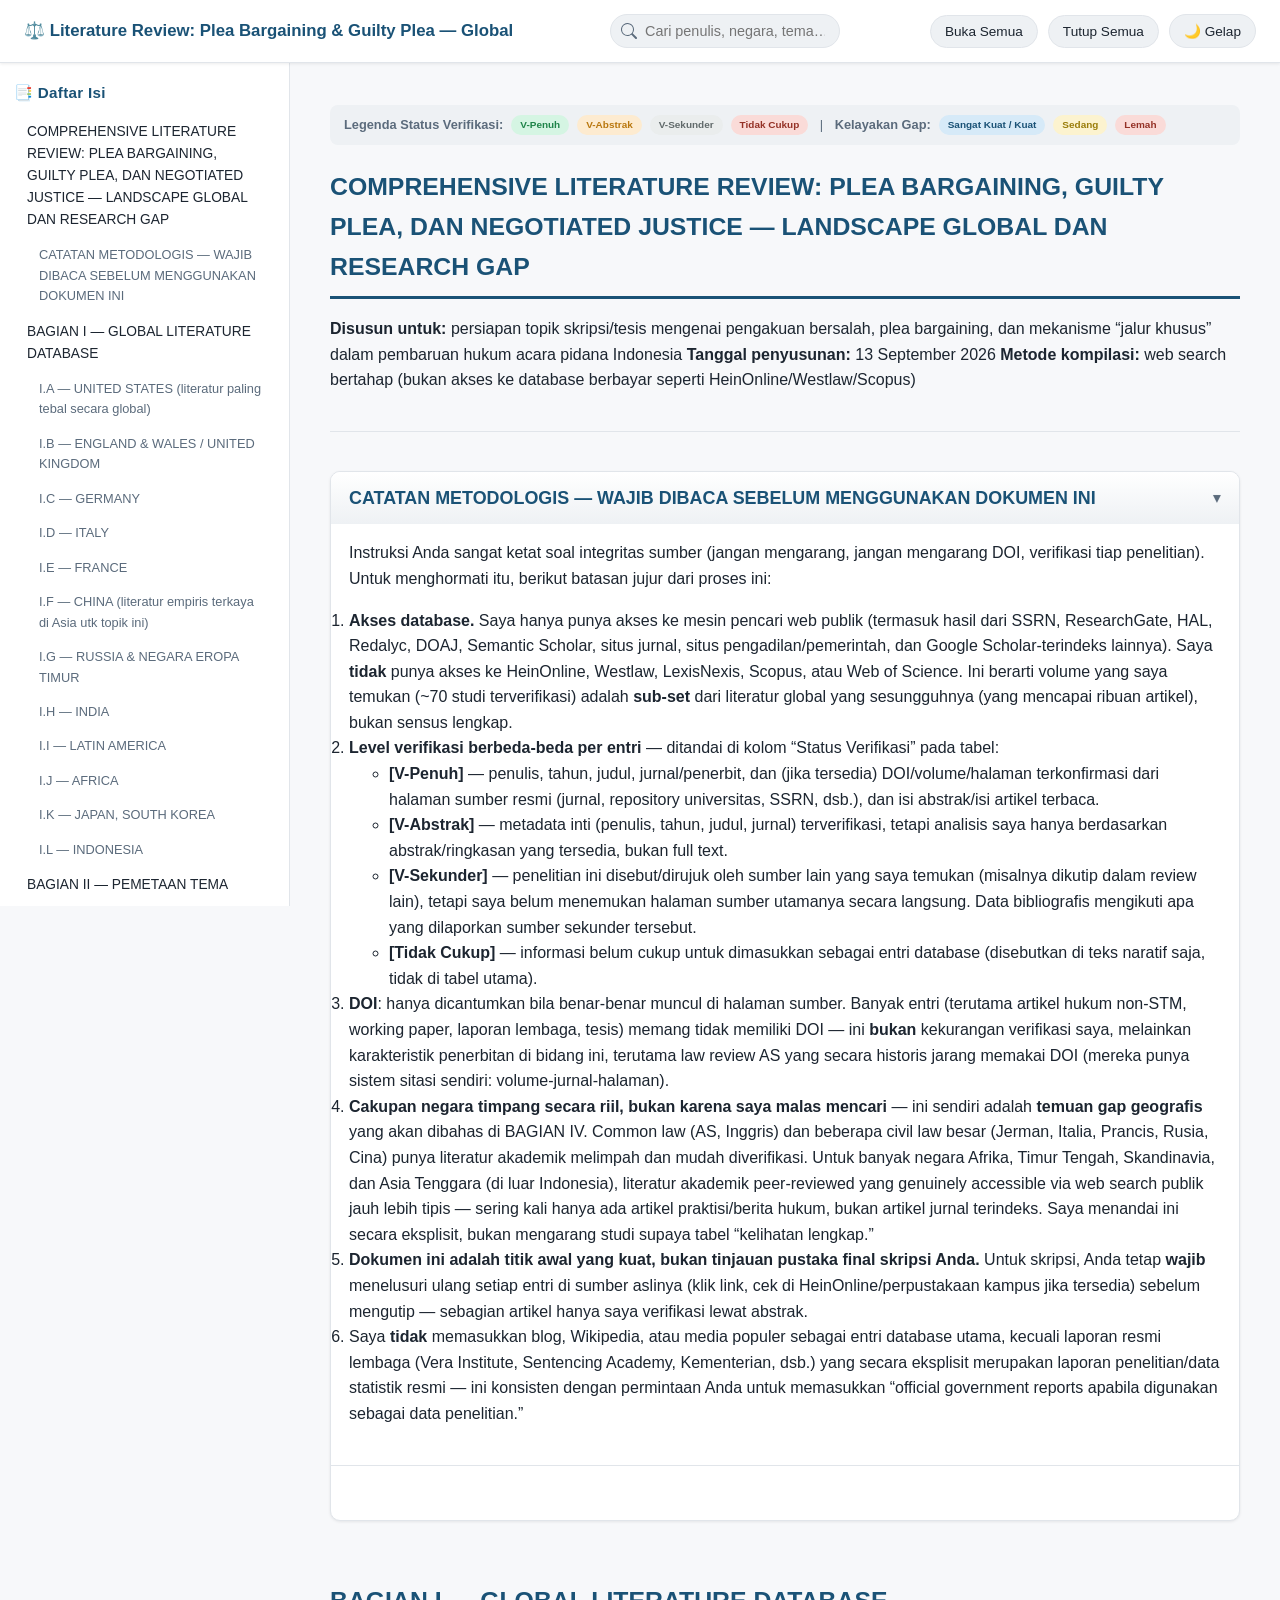
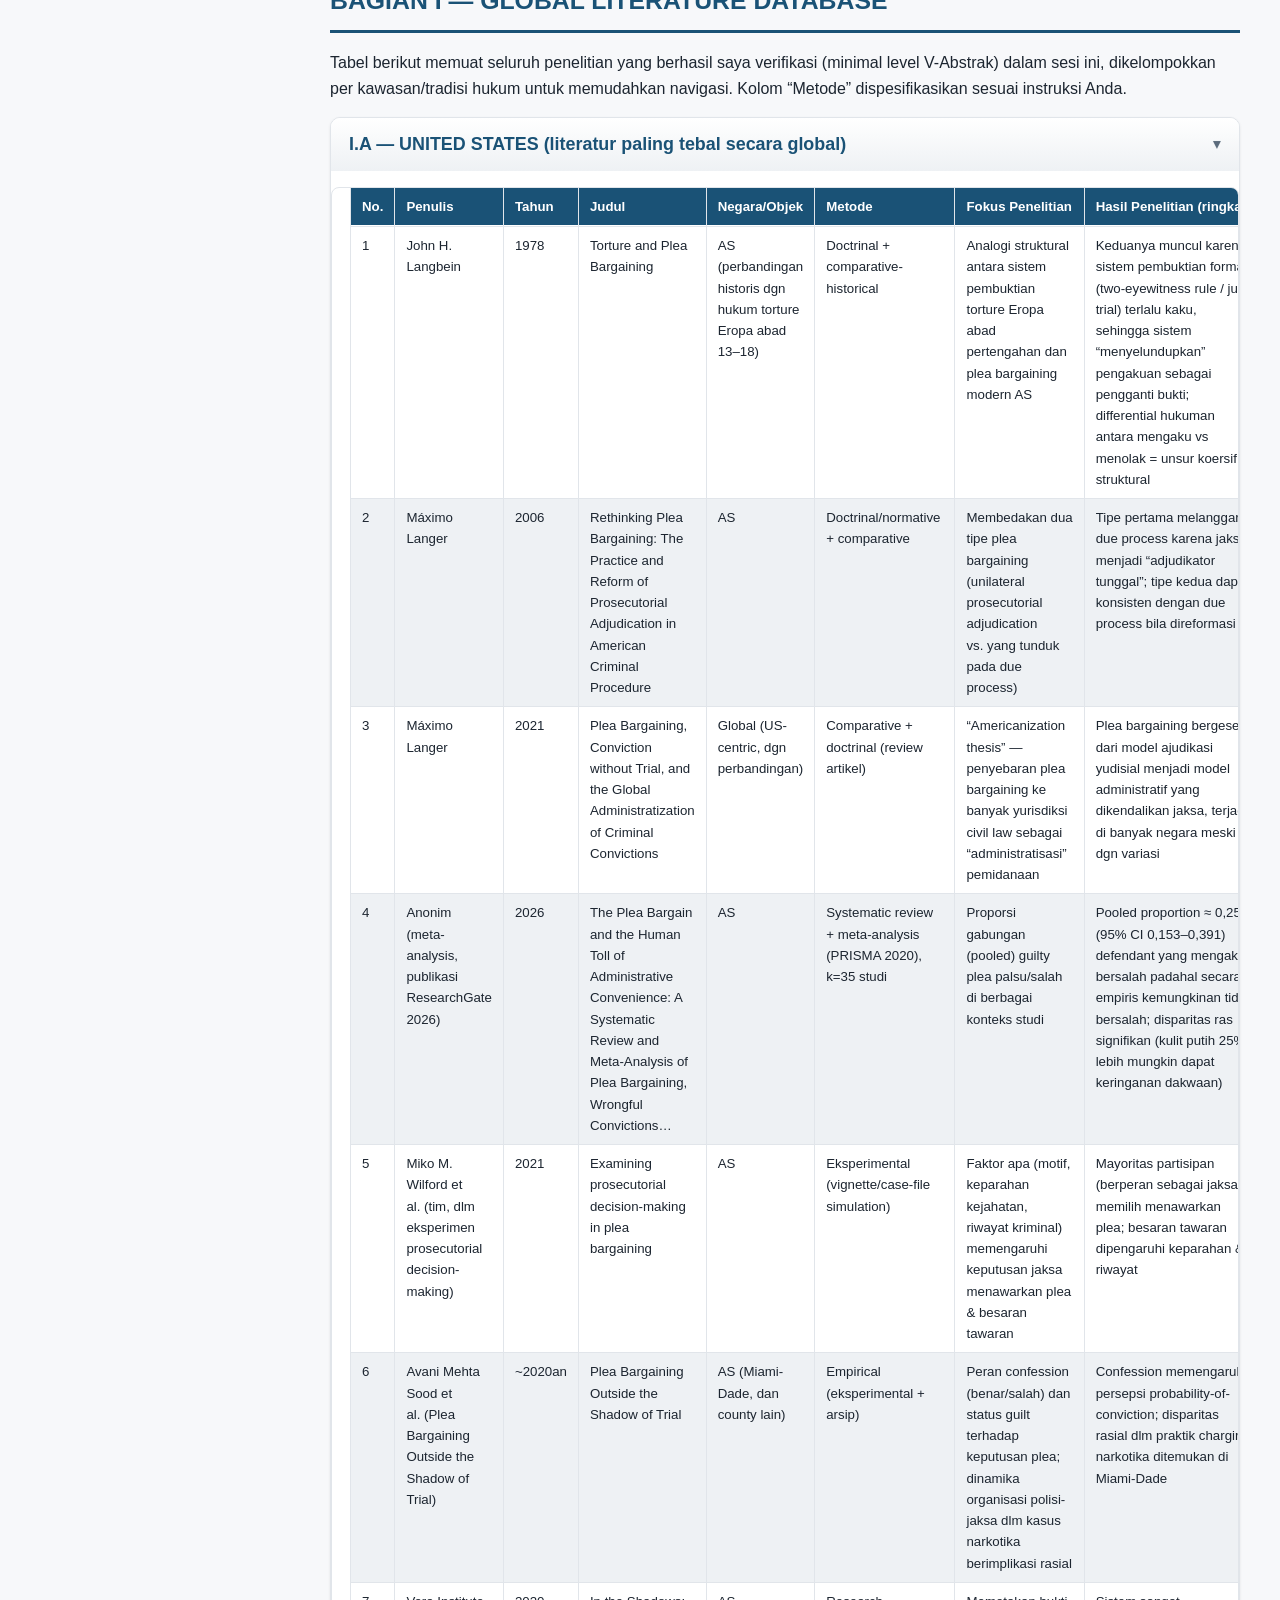
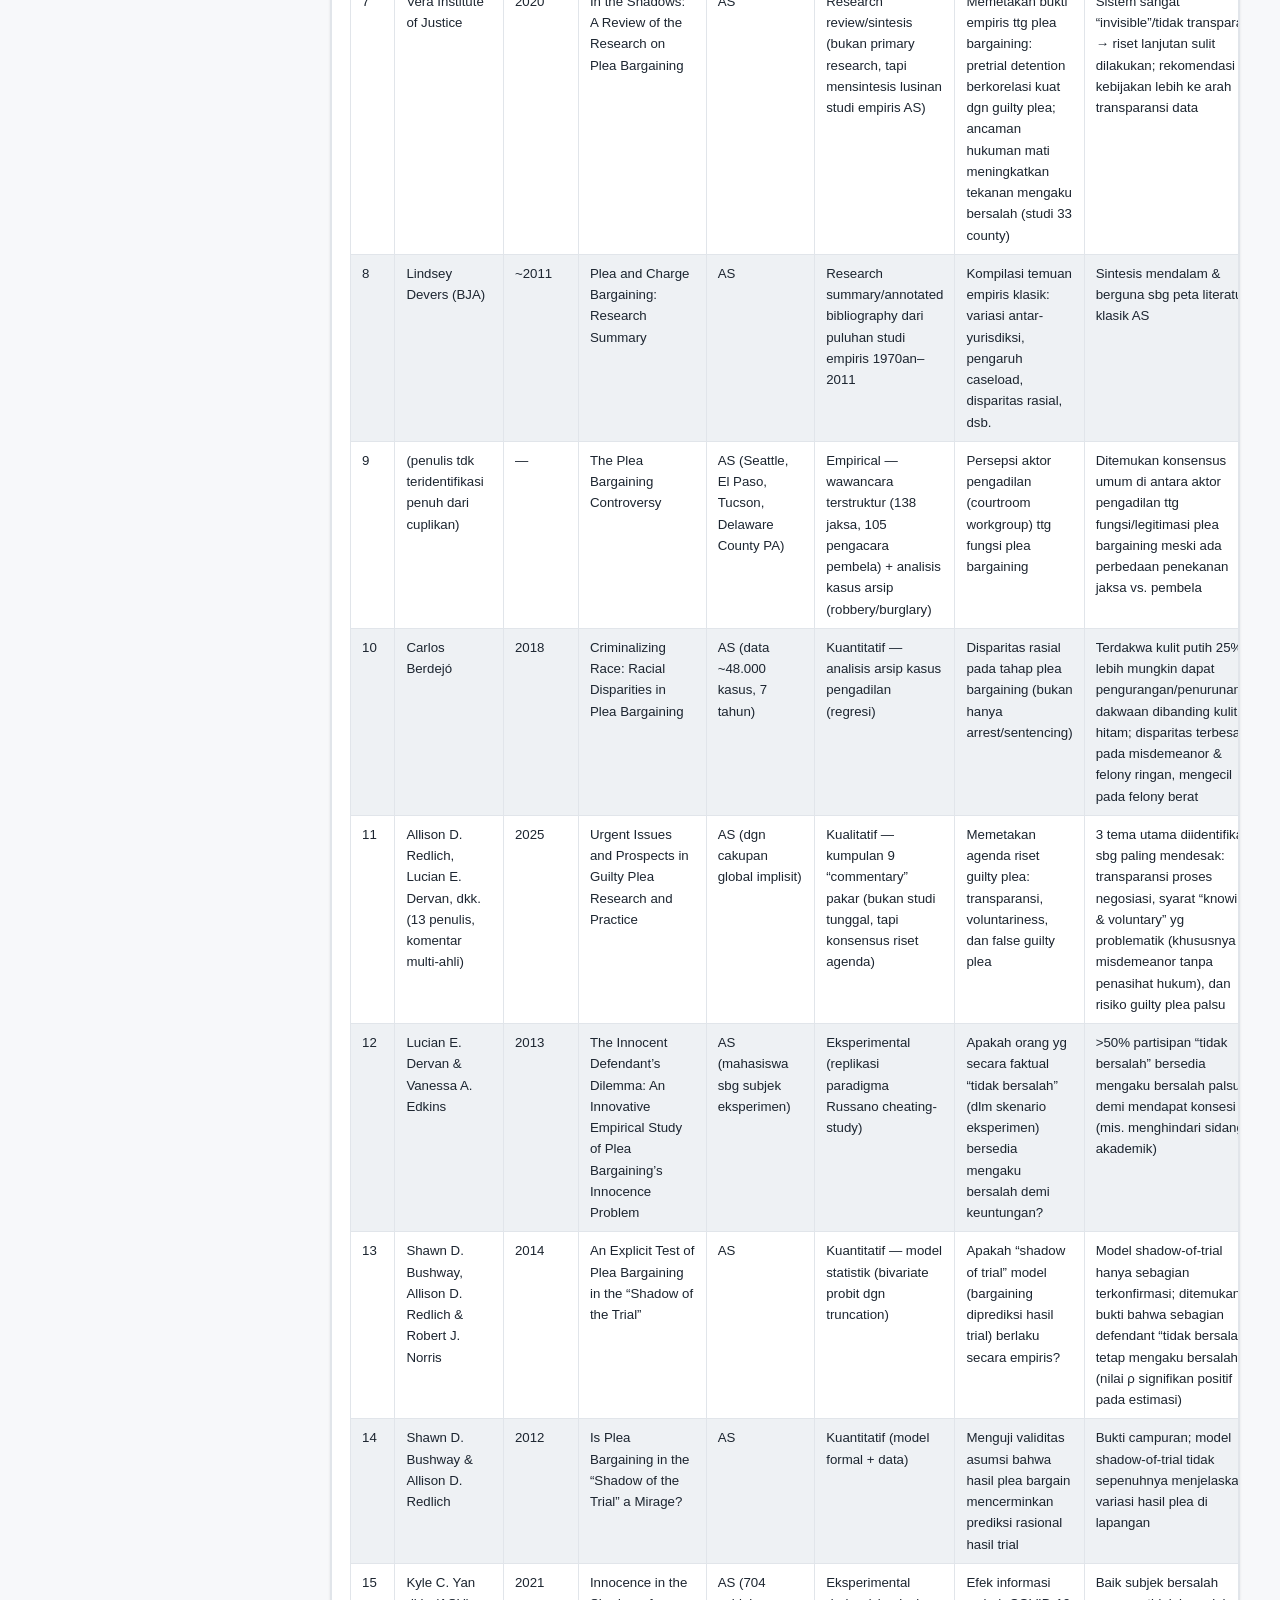
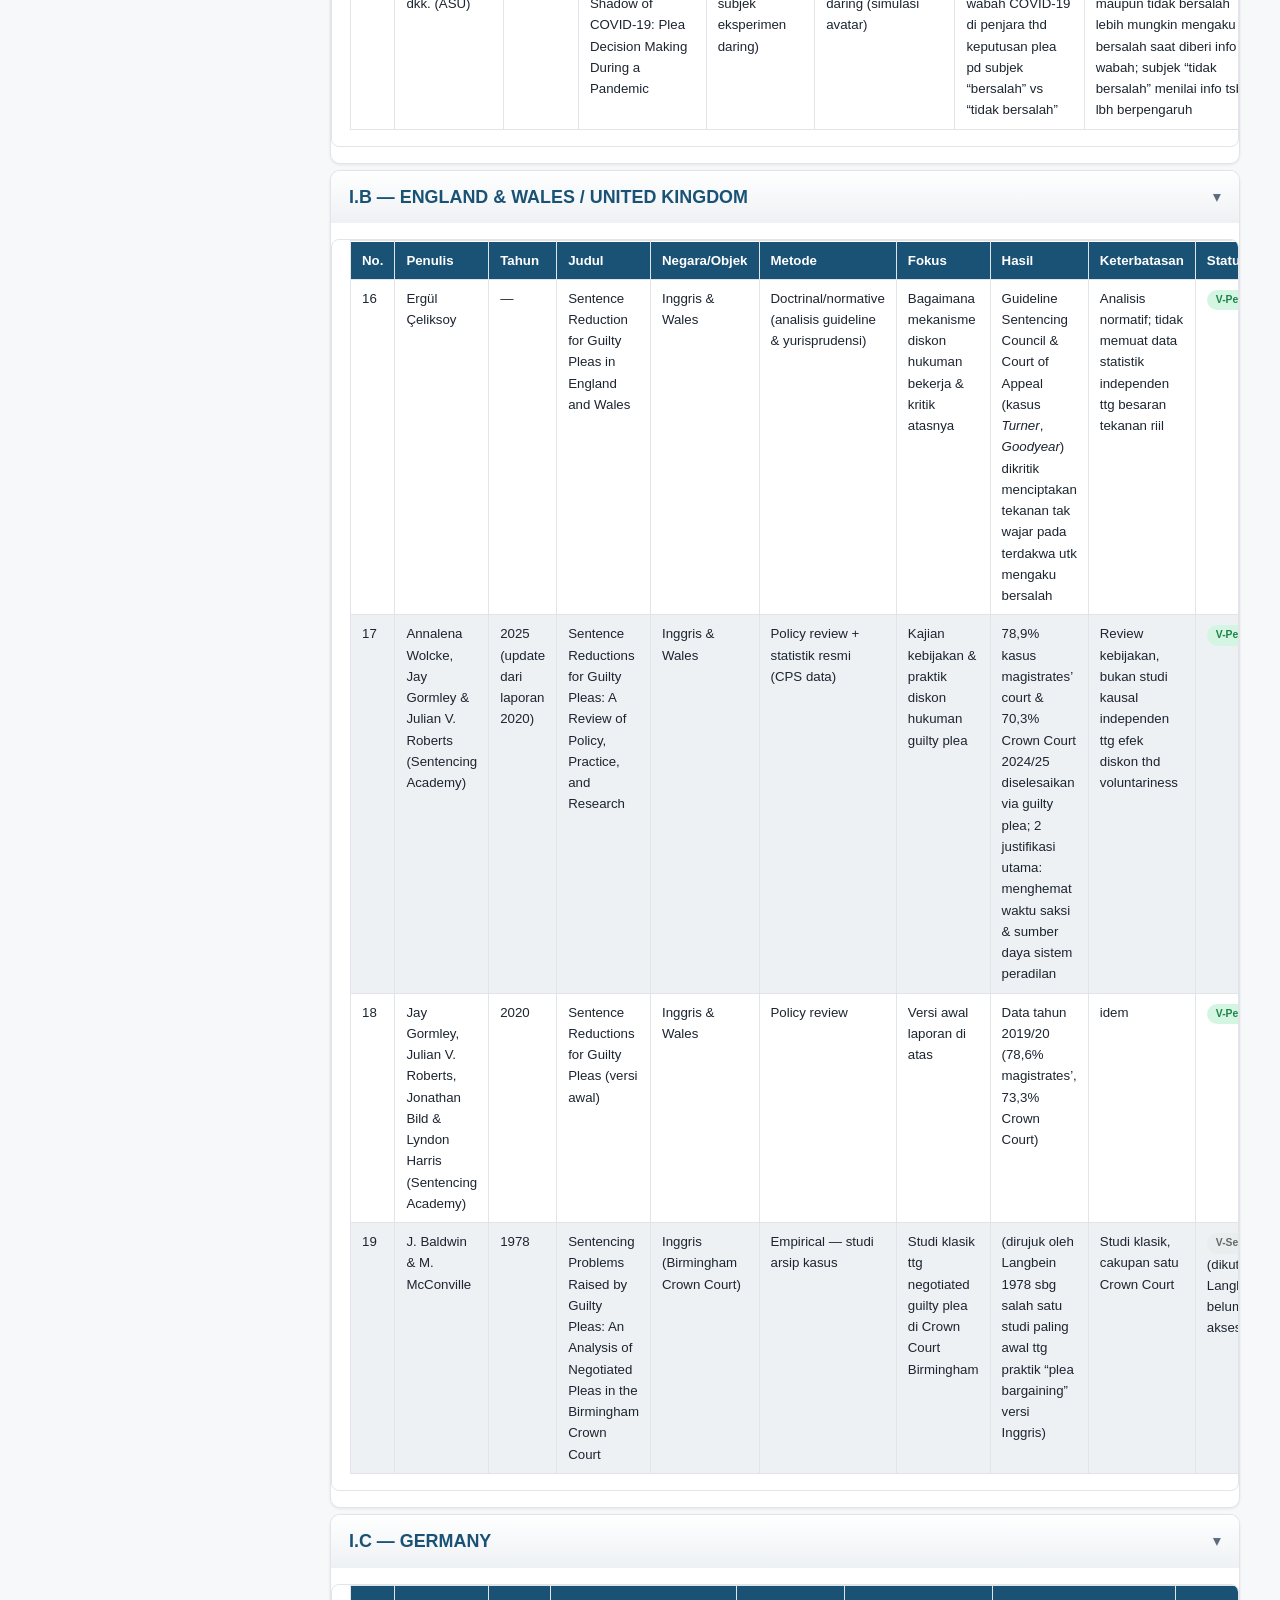
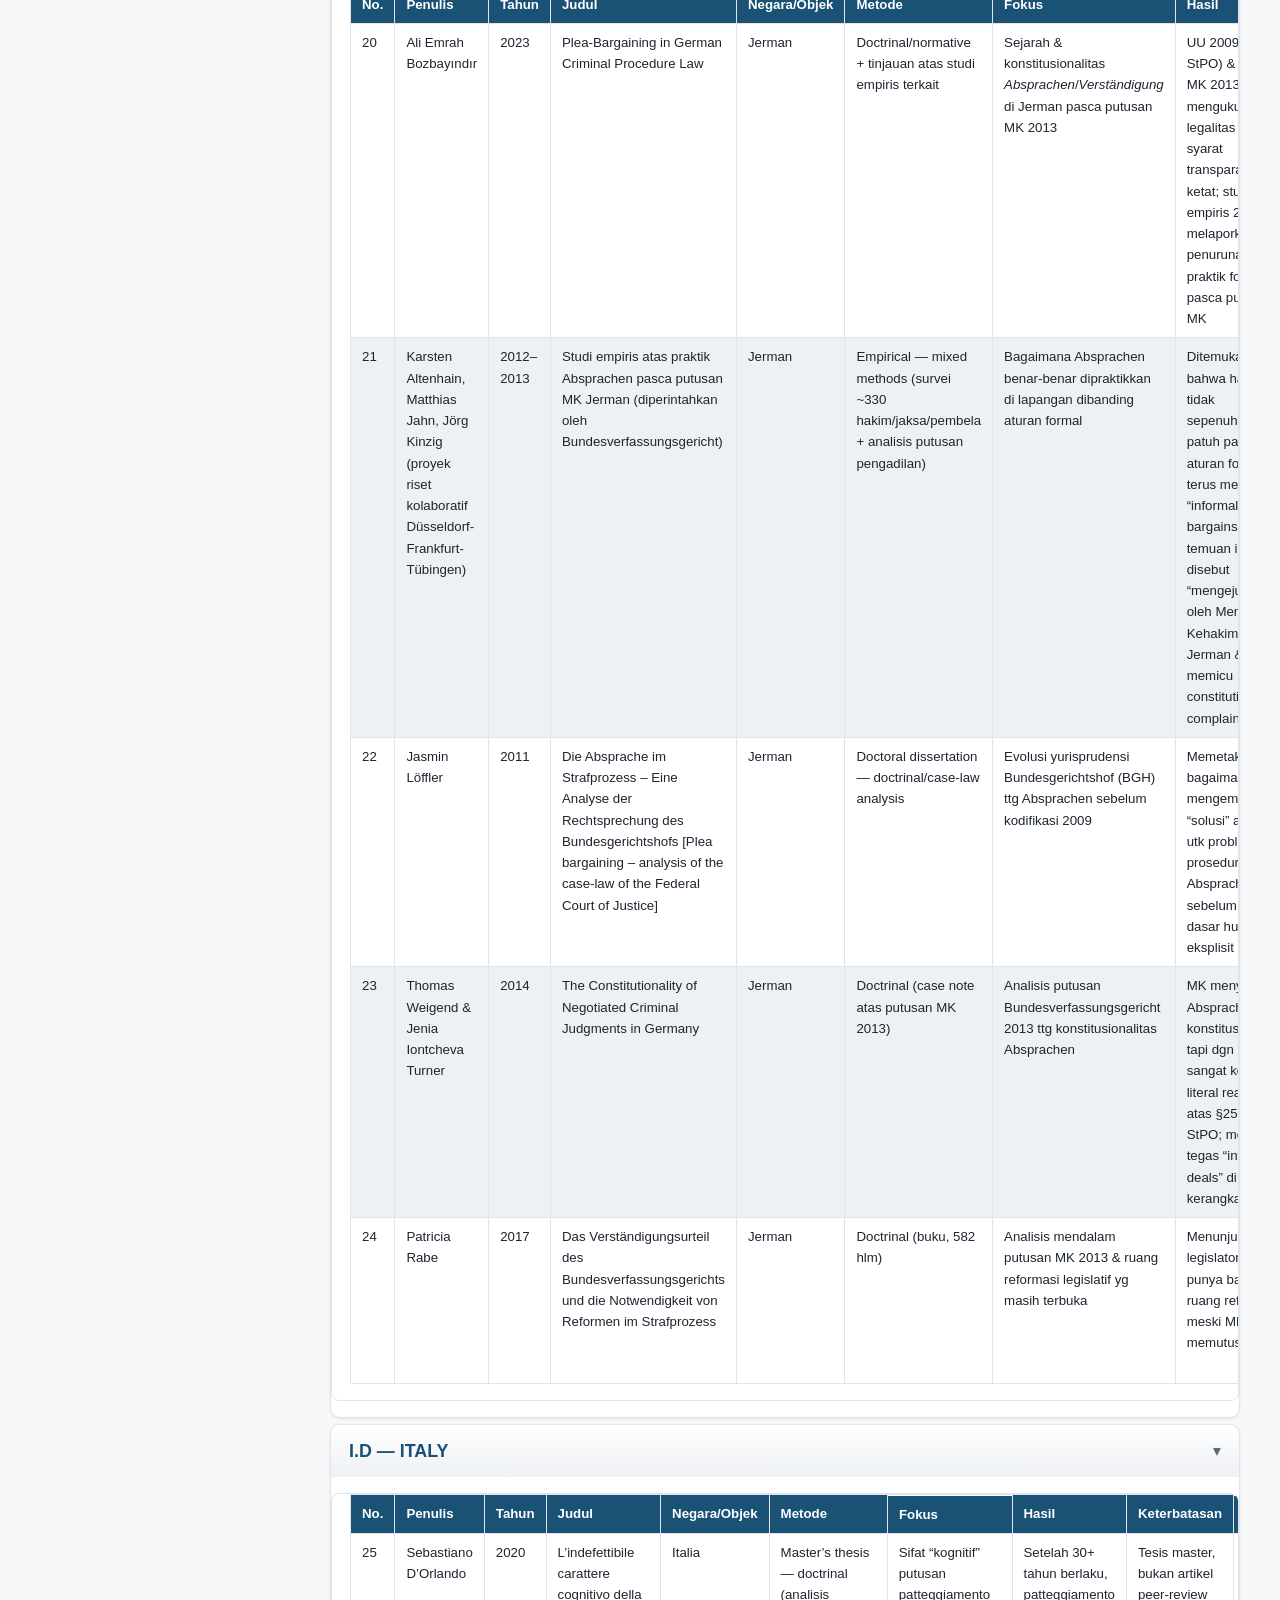
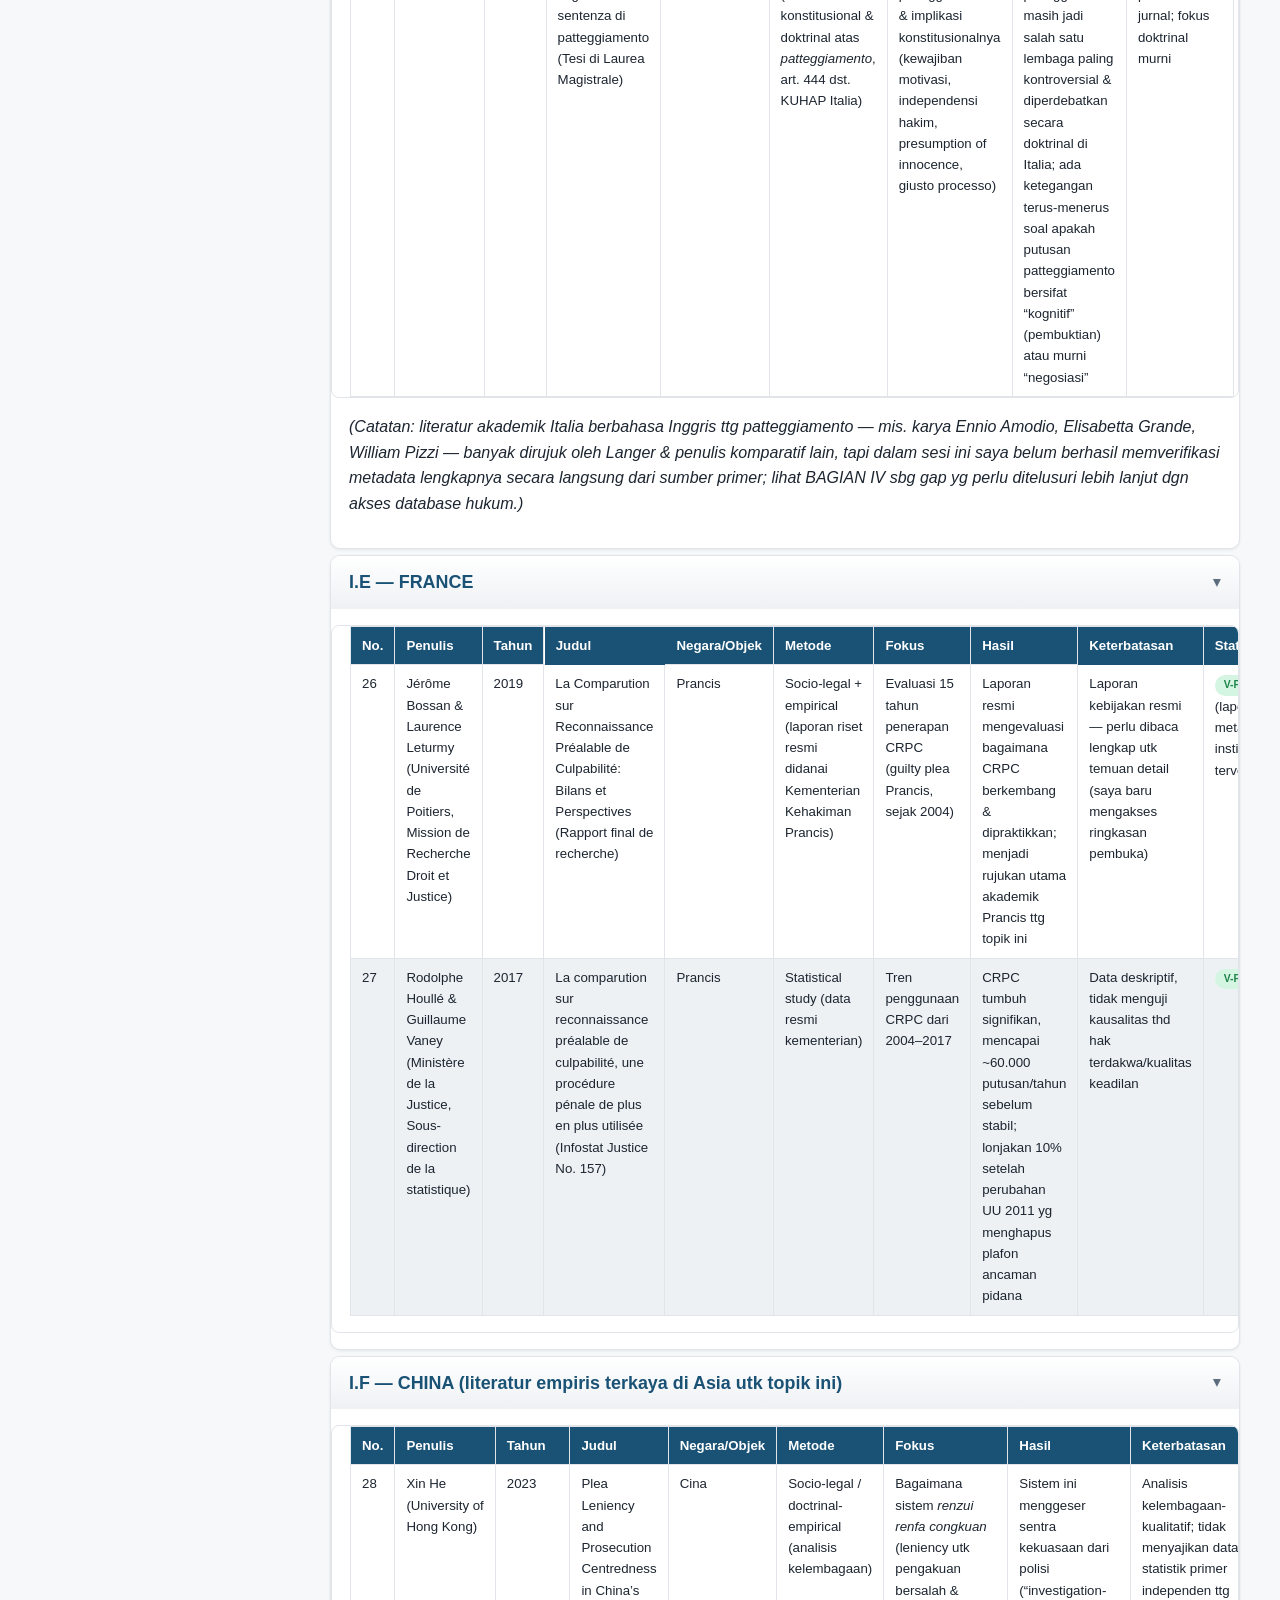
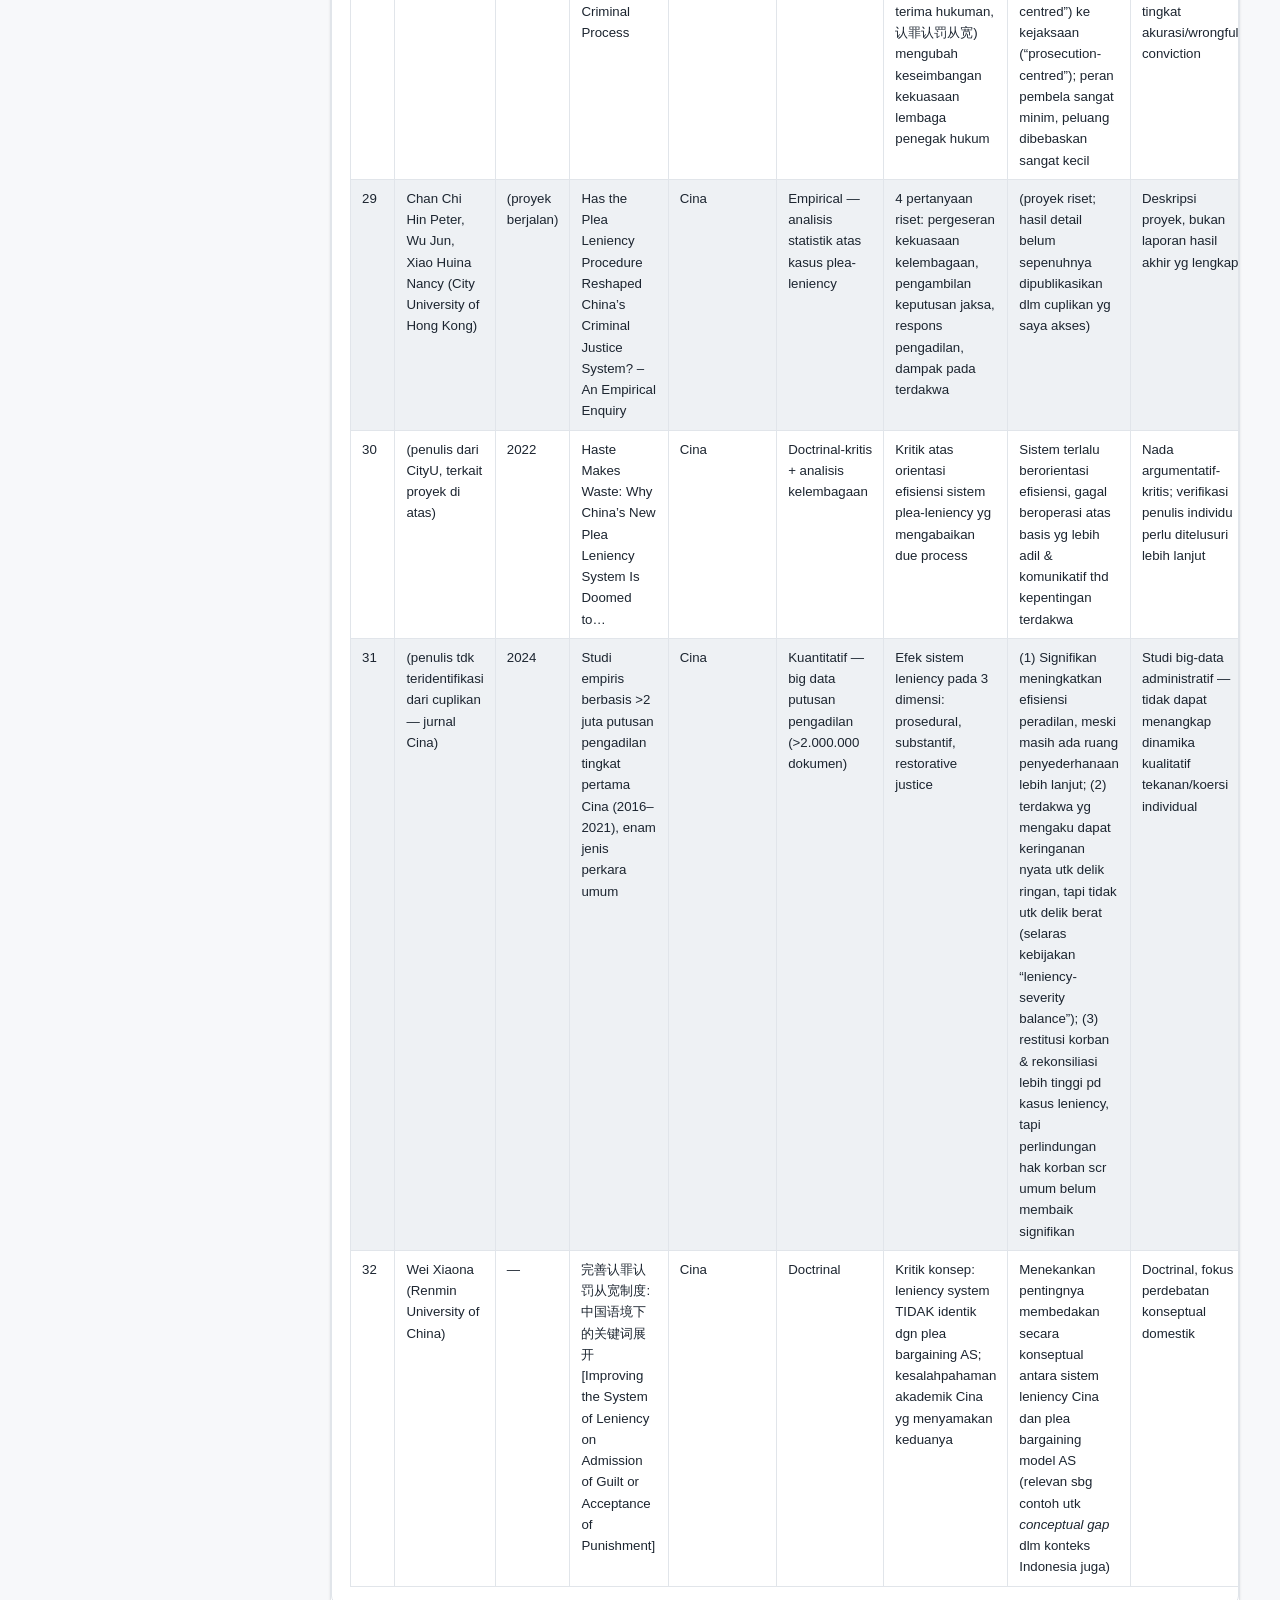
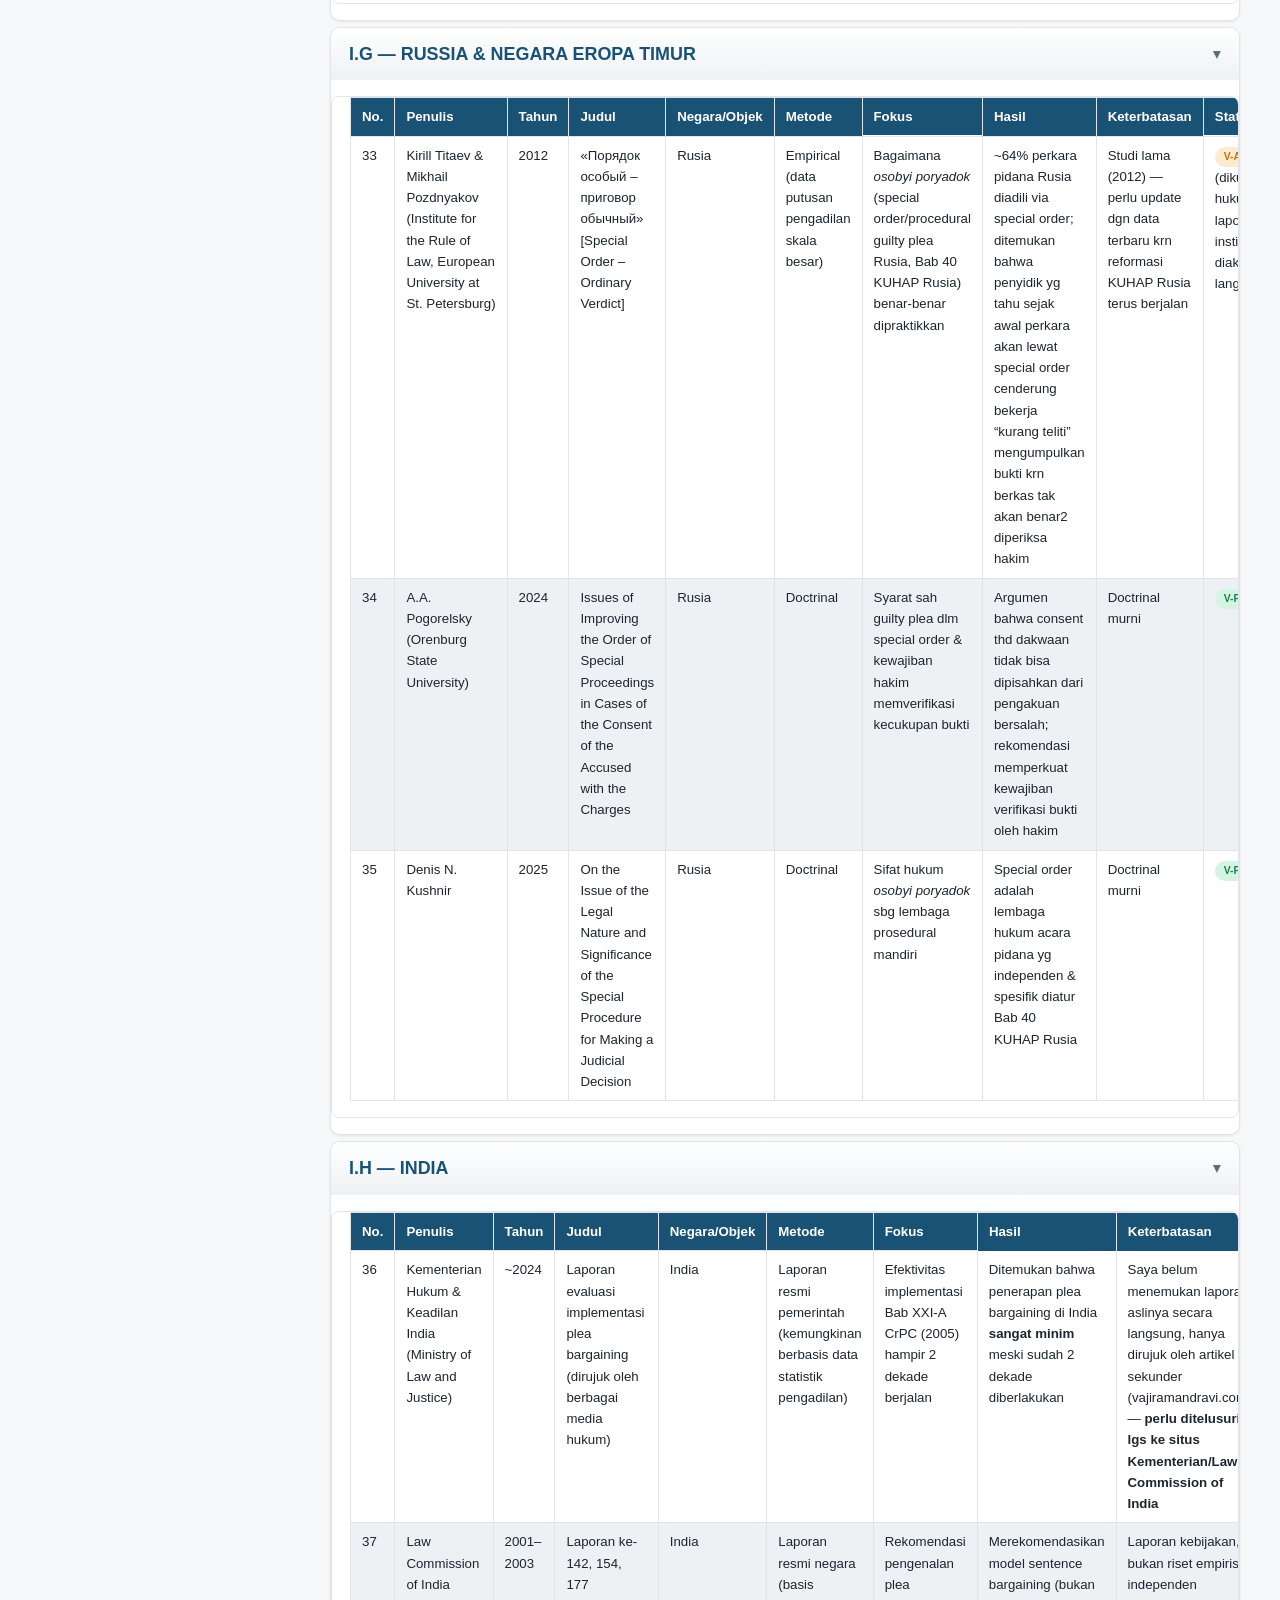
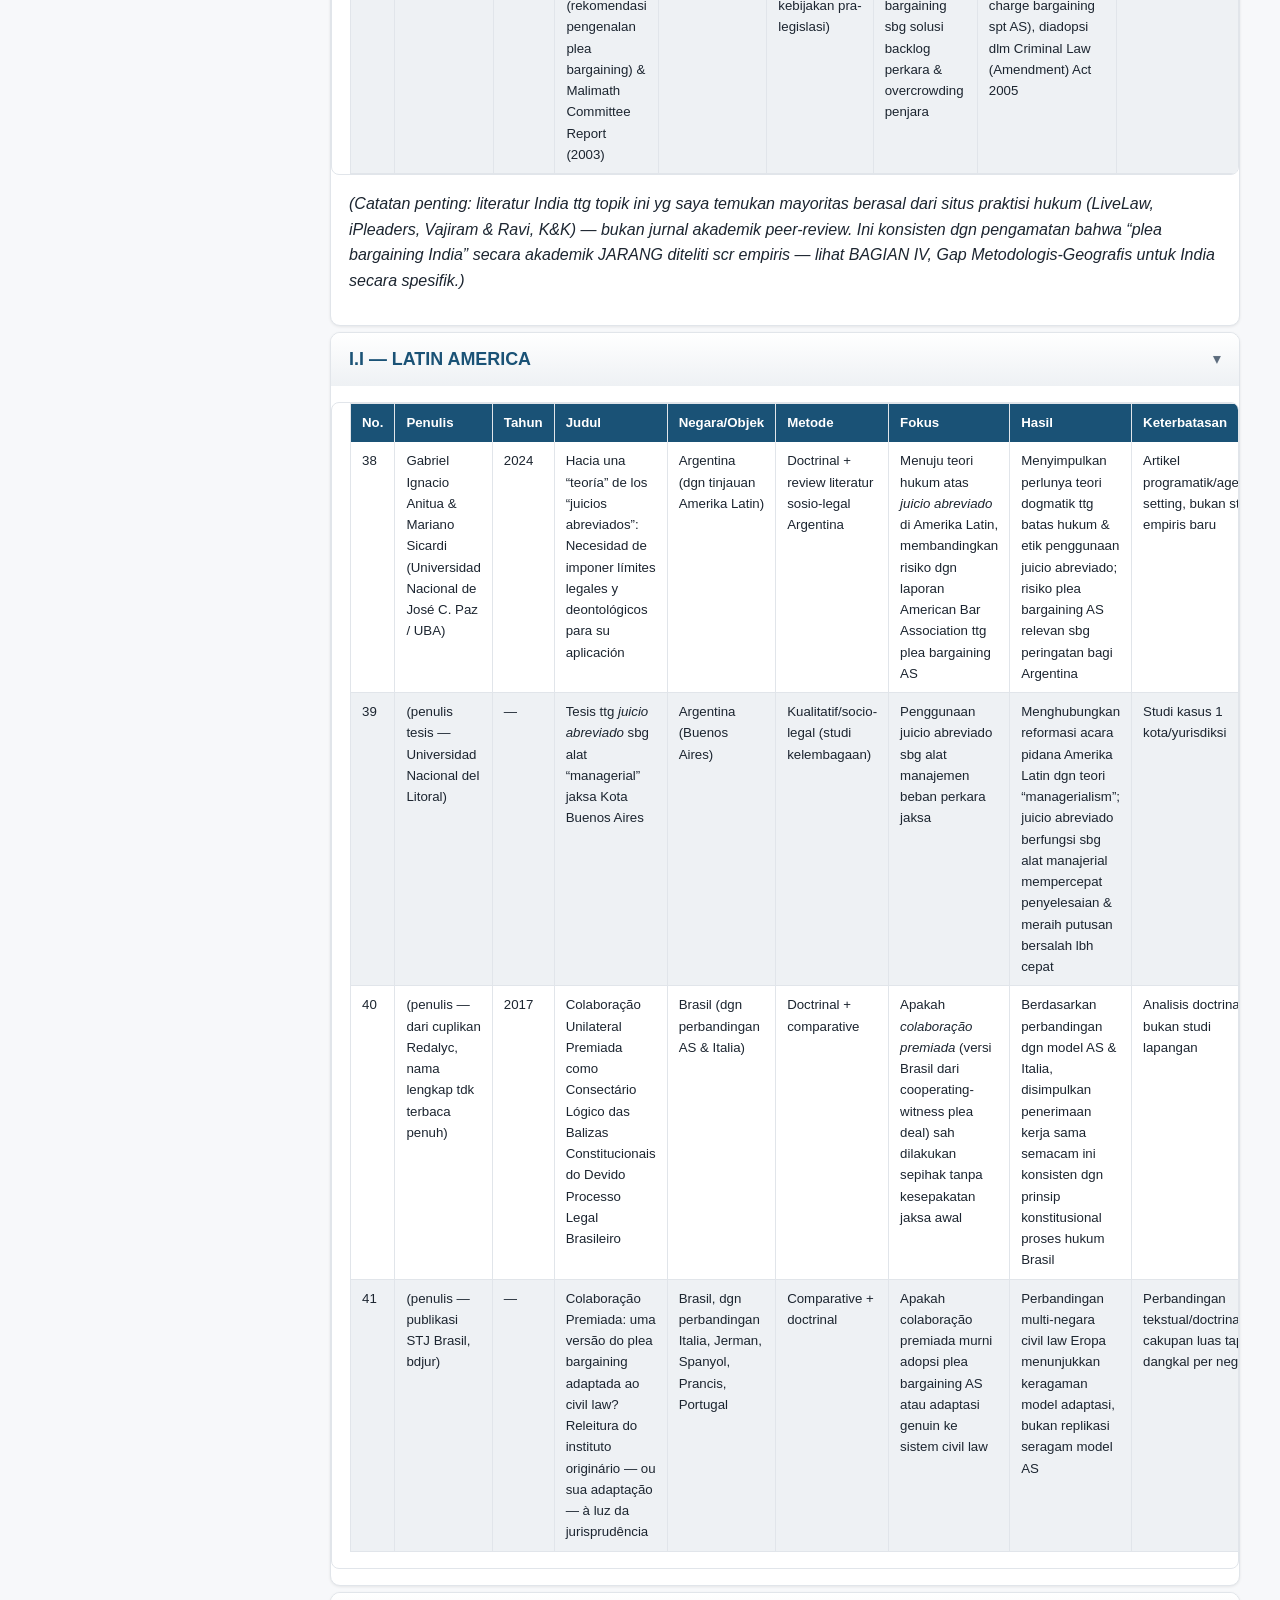
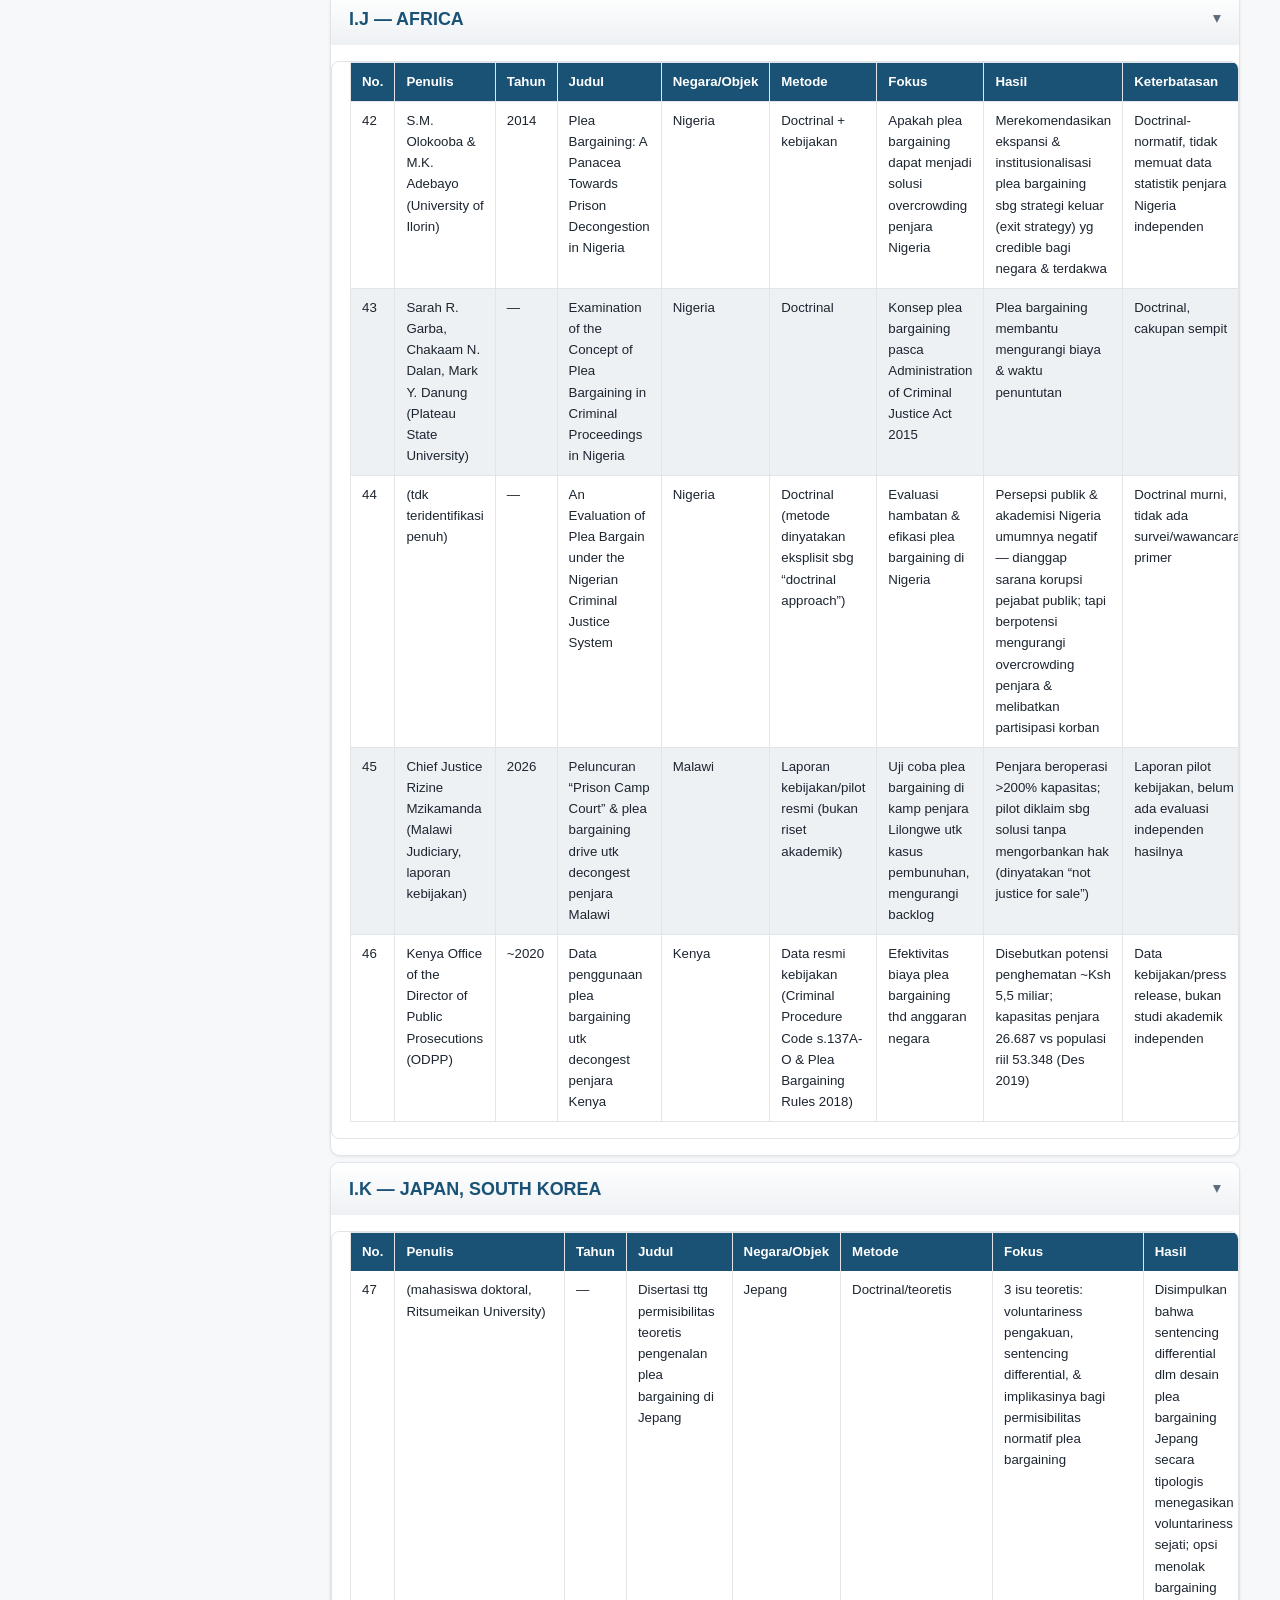
<file: WeB KURANG MANTAP.html>
<!doctype html>
<html lang="id">
  <head>
    <meta charset="UTF-8" />
    <meta name="viewport" content="width=device-width, initial-scale=1.0" />
    <title>
      Literature Review: Plea Bargaining &amp; Guilty Plea — Landscape Global
    </title>
    <style>
      :root {
        --bg: #f7f8fa;
        --surface: #ffffff;
        --text: #1c2530;
        --muted: #5b6b7c;
        --accent: #1a5276;
        --accent-light: #2e86c1;
        --border: #e1e5ea;
        --code-bg: #eef1f4;
        --shadow: 0 1px 3px rgba(0, 0, 0, 0.08);
        --badge-full-bg: #d5f5e3;
        --badge-full-fg: #1e8449;
        --badge-abstract-bg: #fdebd0;
        --badge-abstract-fg: #b9770e;
        --badge-secondary-bg: #eaeded;
        --badge-secondary-fg: #616a6b;
        --badge-none-bg: #fadbd8;
        --badge-none-fg: #943126;
        --badge-strong-bg: #d6eaf8;
        --badge-strong-fg: #1a5276;
        --badge-medium-bg: #fcf3cf;
        --badge-medium-fg: #9a7d0a;
        --badge-weak-bg: #fadbd8;
        --badge-weak-fg: #943126;
        --badge-high-bg: #e8daef;
        --badge-high-fg: #6c3483;
      }
      [data-theme="dark"] {
        --bg: #12161c;
        --surface: #1a1f27;
        --text: #e6e9ed;
        --muted: #9aa7b4;
        --accent: #5dade2;
        --accent-light: #85c1e9;
        --border: #2c333d;
        --code-bg: #232a33;
        --shadow: 0 1px 3px rgba(0, 0, 0, 0.4);
        --badge-full-bg: #1e392a;
        --badge-full-fg: #7dcea0;
        --badge-abstract-bg: #3d3017;
        --badge-abstract-fg: #f0b866;
        --badge-secondary-bg: #2b2f33;
        --badge-secondary-fg: #aeb6bb;
        --badge-none-bg: #3a2020;
        --badge-none-fg: #f1948a;
        --badge-strong-bg: #1b3a52;
        --badge-strong-fg: #85c1e9;
        --badge-medium-bg: #3d3617;
        --badge-medium-fg: #f4d03f;
        --badge-weak-bg: #3a2020;
        --badge-weak-fg: #f1948a;
        --badge-high-bg: #33223d;
        --badge-high-fg: #c39bd3;
      }
      * {
        box-sizing: border-box;
      }
      html {
        scroll-behavior: smooth;
      }
      body {
        margin: 0;
        font-family:
          "Segoe UI",
          -apple-system,
          Roboto,
          Helvetica,
          Arial,
          sans-serif;
        background: var(--bg);
        color: var(--text);
        line-height: 1.6;
        display: flex;
        flex-direction: column;
        min-height: 100vh;
      }
      #layout {
        display: flex;
        flex-direction: row;
        align-items: flex-start;
        flex: 1;
      }
      #progress-bar {
        position: fixed;
        top: 0;
        left: 0;
        height: 3px;
        background: linear-gradient(90deg, var(--accent), var(--accent-light));
        width: 0%;
        z-index: 9999;
        transition: width 0.1s;
      }
      header.top-header {
        background: var(--surface);
        border-bottom: 1px solid var(--border);
        padding: 14px 24px;
        display: flex;
        align-items: center;
        justify-content: space-between;
        gap: 16px;
        position: sticky;
        top: 0;
        z-index: 500;
        box-shadow: var(--shadow);
      }
      header.top-header h1 {
        font-size: 1.05em;
        margin: 0;
        color: var(--accent);
        font-weight: 600;
      }
      .header-actions {
        display: flex;
        align-items: center;
        gap: 10px;
      }
      #search-box {
        padding: 8px 14px 8px 34px;
        border-radius: 20px;
        border: 1px solid var(--border);
        background: var(--code-bg)
          url('data:image/svg+xml;utf8,<svg xmlns="http://www.w3.org/2000/svg" width="16" height="16" fill="%235b6b7c" viewBox="0 0 16 16"><path d="M11.742 10.344a6.5 6.5 0 1 0-1.397 1.398h-.001c.03.04.062.078.098.115l3.85 3.85a1 1 0 0 0 1.415-1.414l-3.85-3.85a1.007 1.007 0 0 0-.115-.1zM12 6.5a5.5 5.5 0 1 1-11 0 5.5 5.5 0 0 1 11 0z"/></svg>')
          no-repeat 10px center;
        color: var(--text);
        width: 230px;
        font-size: 0.9em;
        outline: none;
        transition: width 0.2s;
      }
      #search-box:focus {
        width: 320px;
        border-color: var(--accent-light);
      }
      button.icon-btn {
        border: 1px solid var(--border);
        background: var(--code-bg);
        color: var(--text);
        border-radius: 20px;
        padding: 8px 14px;
        cursor: pointer;
        font-size: 0.85em;
        white-space: nowrap;
      }
      button.icon-btn:hover {
        background: var(--accent);
        color: #fff;
        border-color: var(--accent);
      }
      #search-count {
        font-size: 0.78em;
        color: var(--muted);
        min-width: 70px;
      }
      mark {
        background: #f9e79f;
        color: #000;
        padding: 0 2px;
        border-radius: 2px;
      }
      [data-theme="dark"] mark {
        background: #af8a1e;
        color: #fff;
      }

      #sidebar-toc {
        flex: 0 0 290px;
        width: 290px;
        position: sticky;
        top: 57px;
        align-self: flex-start;
        height: calc(100vh - 57px);
        overflow-y: auto;
        background: var(--surface);
        border-right: 1px solid var(--border);
        padding: 18px 14px 60px;
      }
      .toc-title {
        font-weight: 700;
        color: var(--accent);
        margin-bottom: 10px;
        font-size: 0.95em;
        letter-spacing: 0.02em;
      }
      .toc-list {
        list-style: none;
        margin: 0;
        padding: 0;
      }
      .toc-list li {
        margin: 2px 0;
      }
      .toc-list a {
        display: block;
        text-decoration: none;
        color: var(--text);
        padding: 6px 10px;
        border-radius: 6px;
        font-size: 0.86em;
        border-left: 3px solid transparent;
        transition: background 0.15s;
      }
      .toc-list li.toc-h2 a {
        padding-left: 22px;
        font-size: 0.8em;
        color: var(--muted);
      }
      .toc-list a:hover {
        background: var(--code-bg);
      }
      .toc-list a.active {
        background: var(--badge-strong-bg);
        color: var(--accent);
        border-left-color: var(--accent);
        font-weight: 600;
      }

      main {
        flex: 1 1 auto;
        min-width: 0;
        padding: 28px 40px 100px;
        max-width: 1400px;
      }
      main h1 {
        font-size: 1.55em;
        color: var(--accent);
        border-bottom: 3px solid var(--accent);
        padding-bottom: 10px;
        margin-top: 2.4em;
        scroll-margin-top: 70px;
      }
      main h1:first-of-type {
        margin-top: 0;
      }
      main h3 {
        color: var(--accent-light);
        margin-top: 1.6em;
        scroll-margin-top: 70px;
      }
      main h4 {
        color: var(--muted);
        margin-top: 1.3em;
      }
      p {
        color: var(--text);
      }
      a {
        color: var(--accent-light);
      }
      hr {
        border: none;
        border-top: 1px solid var(--border);
        margin: 2.4em 0;
      }
      blockquote {
        border-left: 4px solid var(--accent-light);
        margin: 1em 0;
        padding: 0.4em 1.2em;
        background: var(--code-bg);
        color: var(--muted);
        border-radius: 0 6px 6px 0;
      }
      code {
        background: var(--code-bg);
        padding: 1px 5px;
        border-radius: 4px;
        font-size: 0.9em;
      }

      details.section-block {
        scroll-margin-top: 70px;
        margin: 0 0 6px 0;
        border: 1px solid var(--border);
        border-radius: 10px;
        background: var(--surface);
        overflow: hidden;
        box-shadow: var(--shadow);
      }
      details.section-block > summary {
        list-style: none;
        cursor: pointer;
        padding: 12px 18px;
        font-size: 1.12em;
        font-weight: 600;
        color: var(--accent);
        display: flex;
        align-items: center;
        justify-content: space-between;
        background: linear-gradient(180deg, var(--surface), var(--code-bg));
      }
      details.section-block > summary::-webkit-details-marker {
        display: none;
      }
      details.section-block > summary::after {
        content: "▸";
        transition: transform 0.2s;
        color: var(--muted);
        font-size: 0.8em;
        margin-left: 10px;
      }
      details.section-block[open] > summary::after {
        transform: rotate(90deg);
      }
      details.section-block > summary:hover {
        background: var(--code-bg);
      }
      details.section-block > *:not(summary) {
        padding: 0 18px;
      }
      details.section-block > *:not(summary):last-child {
        padding-bottom: 16px;
      }

      .table-wrap {
        overflow-x: auto;
        margin: 1em 0;
        border: 1px solid var(--border);
        border-radius: 8px;
      }
      table.data-table {
        border-collapse: collapse;
        width: 100%;
        font-size: 0.83em;
        min-width: 600px;
      }
      table.data-table th,
      table.data-table td {
        border: 1px solid var(--border);
        padding: 8px 11px;
        text-align: left;
        vertical-align: top;
      }
      table.data-table th {
        background: var(--accent);
        color: #fff;
        position: sticky;
        top: 0;
        white-space: nowrap;
      }
      table.data-table tr:nth-child(even) td {
        background: var(--code-bg);
      }
      table.data-table tr.row-hidden {
        display: none;
      }
      table.data-table tr.row-hit td {
        outline: 2px solid var(--accent-light);
        outline-offset: -2px;
      }

      .badge {
        display: inline-block;
        padding: 2px 9px;
        border-radius: 12px;
        font-size: 0.78em;
        font-weight: 600;
        white-space: nowrap;
      }
      .badge-full {
        background: var(--badge-full-bg);
        color: var(--badge-full-fg);
      }
      .badge-abstract {
        background: var(--badge-abstract-bg);
        color: var(--badge-abstract-fg);
      }
      .badge-secondary {
        background: var(--badge-secondary-bg);
        color: var(--badge-secondary-fg);
      }
      .badge-none {
        background: var(--badge-none-bg);
        color: var(--badge-none-fg);
      }
      .badge-strong {
        background: var(--badge-strong-bg);
        color: var(--badge-strong-fg);
      }
      .badge-medium {
        background: var(--badge-medium-bg);
        color: var(--badge-medium-fg);
      }
      .badge-weak {
        background: var(--badge-weak-bg);
        color: var(--badge-weak-fg);
      }
      .badge-high {
        background: var(--badge-high-bg);
        color: var(--badge-high-fg);
      }

      #back-to-top {
        position: fixed;
        bottom: 28px;
        right: 28px;
        width: 46px;
        height: 46px;
        border-radius: 50%;
        background: var(--accent);
        color: #fff;
        border: none;
        font-size: 1.2em;
        cursor: pointer;
        box-shadow: 0 3px 10px rgba(0, 0, 0, 0.25);
        display: none;
        align-items: center;
        justify-content: center;
        z-index: 900;
      }
      #back-to-top:hover {
        background: var(--accent-light);
      }

      #legend-bar {
        display: flex;
        flex-wrap: wrap;
        gap: 8px;
        align-items: center;
        margin: 14px 0 22px;
        padding: 10px 14px;
        background: var(--code-bg);
        border-radius: 8px;
        font-size: 0.8em;
        color: var(--muted);
      }

      .mobile-toggle {
        display: none;
      }
      @media (max-width: 900px) {
        #layout {
          flex-direction: column;
        }
        #sidebar-toc {
          position: fixed;
          left: 0;
          top: 57px;
          width: 80%;
          max-width: 320px;
          z-index: 800;
          transform: translateX(-105%);
          transition: transform 0.25s;
          box-shadow: 4px 0 16px rgba(0, 0, 0, 0.25);
        }
        #sidebar-toc.open {
          transform: translateX(0);
        }
        main {
          grid-column: 1;
          padding: 20px 16px 90px;
        }
        #search-box {
          width: 150px;
        }
        #search-box:focus {
          width: 180px;
        }
        .mobile-toggle {
          display: inline-block;
        }
      }
      @media print {
        #sidebar-toc,
        header.top-header,
        #back-to-top,
        #progress-bar {
          display: none !important;
        }
        main {
          padding: 0;
        }
        details.section-block {
          border: none;
          box-shadow: none;
        }
        details.section-block > summary::after {
          display: none;
        }
      }
    </style>
  </head>
  <body>
    <div id="progress-bar"></div>
    <header class="top-header">
      <button
        id="mobile-toggle"
        class="icon-btn mobile-toggle"
        aria-label="Buka daftar isi"
      >
        ☰
      </button>
      <h1>⚖️ Literature Review: Plea Bargaining &amp; Guilty Plea — Global</h1>
      <div class="header-actions">
        <input
          type="text"
          id="search-box"
          placeholder="Cari penulis, negara, tema…"
        />
        <span id="search-count"></span>
        <button id="expand-all" class="icon-btn">Buka Semua</button>
        <button id="collapse-all" class="icon-btn">Tutup Semua</button>
        <button id="theme-toggle" class="icon-btn">🌙 Gelap</button>
      </div>
    </header>

    <div id="layout">
      <nav id="sidebar-toc">
        <div class="toc-title">📑 Daftar Isi</div>
        <ul class="toc-list">
          <li class="toc-h1">
            <a
              href="#comprehensive-literature-review-plea-bargaining-guilty-plea-dan-negotiated-justice-landscape-global-dan-research-gap"
              data-target="comprehensive-literature-review-plea-bargaining-guilty-plea-dan-negotiated-justice-landscape-global-dan-research-gap"
              >COMPREHENSIVE LITERATURE REVIEW: PLEA BARGAINING, GUILTY PLEA,
              DAN NEGOTIATED JUSTICE — LANDSCAPE GLOBAL DAN RESEARCH GAP</a
            >
          </li>
          <li class="toc-h2">
            <a
              href="#catatan-metodologis-wajib-dibaca-sebelum-menggunakan-dokumen-ini"
              data-target="catatan-metodologis-wajib-dibaca-sebelum-menggunakan-dokumen-ini"
              >CATATAN METODOLOGIS — WAJIB DIBACA SEBELUM MENGGUNAKAN DOKUMEN
              INI</a
            >
          </li>
          <li class="toc-h1">
            <a
              href="#bagian-i-global-literature-database"
              data-target="bagian-i-global-literature-database"
              >BAGIAN I — GLOBAL LITERATURE DATABASE</a
            >
          </li>
          <li class="toc-h2">
            <a
              href="#i.a-united-states-literatur-paling-tebal-secara-global"
              data-target="i.a-united-states-literatur-paling-tebal-secara-global"
              >I.A — UNITED STATES (literatur paling tebal secara global)</a
            >
          </li>
          <li class="toc-h2">
            <a
              href="#i.b-england-wales-united-kingdom"
              data-target="i.b-england-wales-united-kingdom"
              >I.B — ENGLAND & WALES / UNITED KINGDOM</a
            >
          </li>
          <li class="toc-h2">
            <a href="#i.c-germany" data-target="i.c-germany">I.C — GERMANY</a>
          </li>
          <li class="toc-h2">
            <a href="#i.d-italy" data-target="i.d-italy">I.D — ITALY</a>
          </li>
          <li class="toc-h2">
            <a href="#i.e-france" data-target="i.e-france">I.E — FRANCE</a>
          </li>
          <li class="toc-h2">
            <a
              href="#i.f-china-literatur-empiris-terkaya-di-asia-utk-topik-ini"
              data-target="i.f-china-literatur-empiris-terkaya-di-asia-utk-topik-ini"
              >I.F — CHINA (literatur empiris terkaya di Asia utk topik ini)</a
            >
          </li>
          <li class="toc-h2">
            <a
              href="#i.g-russia-negara-eropa-timur"
              data-target="i.g-russia-negara-eropa-timur"
              >I.G — RUSSIA & NEGARA EROPA TIMUR</a
            >
          </li>
          <li class="toc-h2">
            <a href="#i.h-india" data-target="i.h-india">I.H — INDIA</a>
          </li>
          <li class="toc-h2">
            <a href="#i.i-latin-america" data-target="i.i-latin-america"
              >I.I — LATIN AMERICA</a
            >
          </li>
          <li class="toc-h2">
            <a href="#i.j-africa" data-target="i.j-africa">I.J — AFRICA</a>
          </li>
          <li class="toc-h2">
            <a href="#i.k-japan-south-korea" data-target="i.k-japan-south-korea"
              >I.K — JAPAN, SOUTH KOREA</a
            >
          </li>
          <li class="toc-h2">
            <a href="#i.l-indonesia" data-target="i.l-indonesia"
              >I.L — INDONESIA</a
            >
          </li>
          <li class="toc-h1">
            <a
              href="#bagian-ii-pemetaan-tema"
              data-target="bagian-ii-pemetaan-tema"
              >BAGIAN II — PEMETAAN TEMA</a
            >
          </li>
          <li class="toc-h1">
            <a
              href="#bagian-iii-perbandingan-negara"
              data-target="bagian-iii-perbandingan-negara"
              >BAGIAN III — PERBANDINGAN NEGARA</a
            >
          </li>
          <li class="toc-h1">
            <a
              href="#bagian-iv-research-gap-map-global"
              data-target="bagian-iv-research-gap-map-global"
              >BAGIAN IV — RESEARCH GAP MAP (Global)</a
            >
          </li>
          <li class="toc-h1">
            <a
              href="#bagian-v-research-debate-kontradiksi-antar-penelitian"
              data-target="bagian-v-research-debate-kontradiksi-antar-penelitian"
              >BAGIAN V — RESEARCH DEBATE (Kontradiksi Antar Penelitian)</a
            >
          </li>
          <li class="toc-h1">
            <a
              href="#bagian-vi-indonesia-peta-lengkap"
              data-target="bagian-vi-indonesia-peta-lengkap"
              >BAGIAN VI — INDONESIA (Peta Lengkap)</a
            >
          </li>
          <li class="toc-h2">
            <a
              href="#vi.1-ringkasan-status-hukum-literatur"
              data-target="vi.1-ringkasan-status-hukum-literatur"
              >VI.1 Ringkasan Status Hukum & Literatur</a
            >
          </li>
          <li class="toc-h2">
            <a
              href="#vi.2-tabel-fokus-indonesia"
              data-target="vi.2-tabel-fokus-indonesia"
              >VI.2 Tabel Fokus Indonesia</a
            >
          </li>
          <li class="toc-h2">
            <a
              href="#vi.3-perbandingan-literatur-internasional-vs-indonesia"
              data-target="vi.3-perbandingan-literatur-internasional-vs-indonesia"
              >VI.3 Perbandingan Literatur Internasional vs Indonesia</a
            >
          </li>
          <li class="toc-h1">
            <a
              href="#bagian-vii-perbandingan-indonesia-dengan-dunia-sintesis"
              data-target="bagian-vii-perbandingan-indonesia-dengan-dunia-sintesis"
              >BAGIAN VII — PERBANDINGAN INDONESIA DENGAN DUNIA (Sintesis)</a
            >
          </li>
          <li class="toc-h1">
            <a
              href="#bagian-viii-10-research-gap-terkuat-ranking-global-dgn-catatan-relevansi-indonesia"
              data-target="bagian-viii-10-research-gap-terkuat-ranking-global-dgn-catatan-relevansi-indonesia"
              >BAGIAN VIII — 10 RESEARCH GAP TERKUAT (Ranking Global, dgn
              Catatan Relevansi Indonesia)</a
            >
          </li>
          <li class="toc-h1">
            <a
              href="#bagian-ix-potensi-topik-penelitian"
              data-target="bagian-ix-potensi-topik-penelitian"
              >BAGIAN IX — POTENSI TOPIK PENELITIAN</a
            >
          </li>
          <li class="toc-h2">
            <a
              href="#a.-topik-normatifdoctrinal"
              data-target="a.-topik-normatifdoctrinal"
              >A. Topik Normatif/Doctrinal</a
            >
          </li>
          <li class="toc-h2">
            <a href="#b.-topik-empiris" data-target="b.-topik-empiris"
              >B. Topik Empiris</a
            >
          </li>
          <li class="toc-h2">
            <a href="#c.-topik-socio-legal" data-target="c.-topik-socio-legal"
              >C. Topik Socio-Legal</a
            >
          </li>
          <li class="toc-h2">
            <a
              href="#d.-topik-comparative-law"
              data-target="d.-topik-comparative-law"
              >D. Topik Comparative Law</a
            >
          </li>
          <li class="toc-h2">
            <a href="#e.-topik-kuantitatif" data-target="e.-topik-kuantitatif"
              >E. Topik Kuantitatif</a
            >
          </li>
          <li class="toc-h2">
            <a href="#f.-topik-kualitatif" data-target="f.-topik-kualitatif"
              >F. Topik Kualitatif</a
            >
          </li>
          <li class="toc-h2">
            <a
              href="#g.-topik-mixed-methods"
              data-target="g.-topik-mixed-methods"
              >G. Topik Mixed Methods</a
            >
          </li>
          <li class="toc-h2">
            <a
              href="#h.-topik-khusus-indonesia"
              data-target="h.-topik-khusus-indonesia"
              >H. Topik Khusus Indonesia</a
            >
          </li>
          <li class="toc-h2">
            <a
              href="#i.-topik-perbandingan-indonesia-dengan-negara-lain"
              data-target="i.-topik-perbandingan-indonesia-dengan-negara-lain"
              >I. Topik Perbandingan Indonesia dengan Negara Lain</a
            >
          </li>
          <li class="toc-h1">
            <a
              href="#bagian-x-rekomendasi-akhir-5-research-gap-terbaik-utk-dikembangkan"
              data-target="bagian-x-rekomendasi-akhir-5-research-gap-terbaik-utk-dikembangkan"
              >BAGIAN X — REKOMENDASI AKHIR (5 Research Gap Terbaik utk
              Dikembangkan)</a
            >
          </li>
          <li class="toc-h2">
            <a
              href="#langkah-lanjutan-yang-disarankan-di-luar-permintaan-eksplisit-anda-tapi-penting"
              data-target="langkah-lanjutan-yang-disarankan-di-luar-permintaan-eksplisit-anda-tapi-penting"
              >LANGKAH LANJUTAN YANG DISARANKAN (di luar permintaan eksplisit
              Anda, tapi penting)</a
            >
          </li>
        </ul>
      </nav>

      <main id="main-content">
        <div id="legend-bar">
          <strong>Legenda Status Verifikasi:</strong>
          <span class="badge badge-full">V-Penuh</span>
          <span class="badge badge-abstract">V-Abstrak</span>
          <span class="badge badge-secondary">V-Sekunder</span>
          <span class="badge badge-none">Tidak Cukup</span>
          &nbsp;|&nbsp;
          <strong>Kelayakan Gap:</strong>
          <span class="badge badge-strong">Sangat Kuat / Kuat</span>
          <span class="badge badge-medium">Sedang</span>
          <span class="badge badge-weak">Lemah</span>
        </div>

        <h1
          id="comprehensive-literature-review-plea-bargaining-guilty-plea-dan-negotiated-justice-landscape-global-dan-research-gap"
        >
          COMPREHENSIVE LITERATURE REVIEW: PLEA BARGAINING, GUILTY PLEA, DAN
          NEGOTIATED JUSTICE — LANDSCAPE GLOBAL DAN RESEARCH GAP
        </h1>
        <p>
          <strong>Disusun untuk:</strong> persiapan topik skripsi/tesis mengenai
          pengakuan bersalah, plea bargaining, dan mekanisme “jalur khusus”
          dalam pembaruan hukum acara pidana Indonesia
          <strong>Tanggal penyusunan:</strong> 13 September 2026
          <strong>Metode kompilasi:</strong> web search bertahap (bukan akses ke
          database berbayar seperti HeinOnline/Westlaw/Scopus)
        </p>
        <hr />
        <details
          class="section-block"
          id="catatan-metodologis-wajib-dibaca-sebelum-menggunakan-dokumen-ini"
          open=""
        >
          <summary>
            CATATAN METODOLOGIS — WAJIB DIBACA SEBELUM MENGGUNAKAN DOKUMEN INI
          </summary>
          <p>
            Instruksi Anda sangat ketat soal integritas sumber (jangan
            mengarang, jangan mengarang DOI, verifikasi tiap penelitian). Untuk
            menghormati itu, berikut batasan jujur dari proses ini:
          </p>
          <ol type="1">
            <li>
              <strong>Akses database.</strong> Saya hanya punya akses ke mesin
              pencari web publik (termasuk hasil dari SSRN, ResearchGate, HAL,
              Redalyc, DOAJ, Semantic Scholar, situs jurnal, situs
              pengadilan/pemerintah, dan Google Scholar-terindeks lainnya). Saya
              <strong>tidak</strong> punya akses ke HeinOnline, Westlaw,
              LexisNexis, Scopus, atau Web of Science. Ini berarti volume yang
              saya temukan (~70 studi terverifikasi) adalah
              <strong>sub-set</strong> dari literatur global yang sesungguhnya
              (yang mencapai ribuan artikel), bukan sensus lengkap.
            </li>
            <li>
              <strong>Level verifikasi berbeda-beda per entri</strong> —
              ditandai di kolom “Status Verifikasi” pada tabel:
              <ul>
                <li>
                  <strong>[V-Penuh]</strong> — penulis, tahun, judul,
                  jurnal/penerbit, dan (jika tersedia) DOI/volume/halaman
                  terkonfirmasi dari halaman sumber resmi (jurnal, repository
                  universitas, SSRN, dsb.), dan isi abstrak/isi artikel terbaca.
                </li>
                <li>
                  <strong>[V-Abstrak]</strong> — metadata inti (penulis, tahun,
                  judul, jurnal) terverifikasi, tetapi analisis saya hanya
                  berdasarkan abstrak/ringkasan yang tersedia, bukan full text.
                </li>
                <li>
                  <strong>[V-Sekunder]</strong> — penelitian ini disebut/dirujuk
                  oleh sumber lain yang saya temukan (misalnya dikutip dalam
                  review lain), tetapi saya belum menemukan halaman sumber
                  utamanya secara langsung. Data bibliografis mengikuti apa yang
                  dilaporkan sumber sekunder tersebut.
                </li>
                <li>
                  <strong>[Tidak Cukup]</strong> — informasi belum cukup untuk
                  dimasukkan sebagai entri database (disebutkan di teks naratif
                  saja, tidak di tabel utama).
                </li>
              </ul>
            </li>
            <li>
              <strong>DOI</strong>: hanya dicantumkan bila benar-benar muncul di
              halaman sumber. Banyak entri (terutama artikel hukum non-STM,
              working paper, laporan lembaga, tesis) memang tidak memiliki DOI —
              ini <strong>bukan</strong> kekurangan verifikasi saya, melainkan
              karakteristik penerbitan di bidang ini, terutama law review AS
              yang secara historis jarang memakai DOI (mereka punya sistem
              sitasi sendiri: volume-jurnal-halaman).
            </li>
            <li>
              <strong
                >Cakupan negara timpang secara riil, bukan karena saya malas
                mencari</strong
              >
              — ini sendiri adalah <strong>temuan gap geografis</strong> yang
              akan dibahas di BAGIAN IV. Common law (AS, Inggris) dan beberapa
              civil law besar (Jerman, Italia, Prancis, Rusia, Cina) punya
              literatur akademik melimpah dan mudah diverifikasi. Untuk banyak
              negara Afrika, Timur Tengah, Skandinavia, dan Asia Tenggara (di
              luar Indonesia), literatur akademik peer-reviewed yang genuinely
              accessible via web search publik jauh lebih tipis — sering kali
              hanya ada artikel praktisi/berita hukum, bukan artikel jurnal
              terindeks. Saya menandai ini secara eksplisit, bukan mengarang
              studi supaya tabel “kelihatan lengkap.”
            </li>
            <li>
              <strong
                >Dokumen ini adalah titik awal yang kuat, bukan tinjauan pustaka
                final skripsi Anda.</strong
              >
              Untuk skripsi, Anda tetap <strong>wajib</strong> menelusuri ulang
              setiap entri di sumber aslinya (klik link, cek di
              HeinOnline/perpustakaan kampus jika tersedia) sebelum mengutip —
              sebagian artikel hanya saya verifikasi lewat abstrak.
            </li>
            <li>
              Saya <strong>tidak</strong> memasukkan blog, Wikipedia, atau media
              populer sebagai entri database utama, kecuali laporan resmi
              lembaga (Vera Institute, Sentencing Academy, Kementerian, dsb.)
              yang secara eksplisit merupakan laporan penelitian/data statistik
              resmi — ini konsisten dengan permintaan Anda untuk memasukkan
              “official government reports apabila digunakan sebagai data
              penelitian.”
            </li>
          </ol>
          <hr />
        </details>
        <h1 id="bagian-i-global-literature-database">
          BAGIAN I — GLOBAL LITERATURE DATABASE
        </h1>
        <p>
          Tabel berikut memuat seluruh penelitian yang berhasil saya verifikasi
          (minimal level V-Abstrak) dalam sesi ini, dikelompokkan per
          kawasan/tradisi hukum untuk memudahkan navigasi. Kolom “Metode”
          dispesifikasikan sesuai instruksi Anda.
        </p>
        <details
          class="section-block"
          id="i.a-united-states-literatur-paling-tebal-secara-global"
          open=""
        >
          <summary>
            I.A — UNITED STATES (literatur paling tebal secara global)
          </summary>
          <div class="table-wrap">
            <table class="data-table">
              <colgroup>
                <col style="width: 9%" />
                <col style="width: 9%" />
                <col style="width: 9%" />
                <col style="width: 9%" />
                <col style="width: 9%" />
                <col style="width: 9%" />
                <col style="width: 9%" />
                <col style="width: 9%" />
                <col style="width: 9%" />
                <col style="width: 9%" />
                <col style="width: 9%" />
              </colgroup>
              <thead>
                <tr class="header">
                  <th>No.</th>
                  <th>Penulis</th>
                  <th>Tahun</th>
                  <th>Judul</th>
                  <th>Negara/Objek</th>
                  <th>Metode</th>
                  <th>Fokus Penelitian</th>
                  <th>Hasil Penelitian (ringkas)</th>
                  <th>Keterbatasan</th>
                  <th>Status Verifikasi</th>
                  <th>Link</th>
                </tr>
              </thead>
              <tbody>
                <tr class="odd">
                  <td>1</td>
                  <td>John H. Langbein</td>
                  <td>1978</td>
                  <td>Torture and Plea Bargaining</td>
                  <td>
                    AS (perbandingan historis dgn hukum torture Eropa abad
                    13–18)
                  </td>
                  <td>Doctrinal + comparative-historical</td>
                  <td>
                    Analogi struktural antara sistem pembuktian torture Eropa
                    abad pertengahan dan plea bargaining modern AS
                  </td>
                  <td>
                    Keduanya muncul karena sistem pembuktian formal
                    (two-eyewitness rule / jury trial) terlalu kaku, sehingga
                    sistem “menyelundupkan” pengakuan sebagai pengganti bukti;
                    differential hukuman antara mengaku vs menolak = unsur
                    koersif struktural
                  </td>
                  <td>
                    Analogi normatif, bukan studi empiris — tidak mengukur
                    derajat koersi riil secara kuantitatif
                  </td>
                  <td><span class="badge badge-full">V-Penuh</span></td>
                  <td>
                    https://chicagounbound.uchicago.edu/cgi/viewcontent.cgi?article=13928&amp;context=journal_articles
                  </td>
                </tr>
                <tr class="even">
                  <td>2</td>
                  <td>Máximo Langer</td>
                  <td>2006</td>
                  <td>
                    Rethinking Plea Bargaining: The Practice and Reform of
                    Prosecutorial Adjudication in American Criminal Procedure
                  </td>
                  <td>AS</td>
                  <td>Doctrinal/normative + comparative</td>
                  <td>
                    Membedakan dua tipe plea bargaining (unilateral
                    prosecutorial adjudication vs. yang tunduk pada due process)
                  </td>
                  <td>
                    Tipe pertama melanggar due process karena jaksa menjadi
                    “adjudikator tunggal”; tipe kedua dapat konsisten dengan due
                    process bila direformasi
                  </td>
                  <td>
                    Tidak menyediakan data empiris tentang prevalensi
                    masing-masing tipe di lapangan
                  </td>
                  <td><span class="badge badge-full">V-Penuh</span></td>
                  <td>
                    https://papers.ssrn.com/sol3/papers.cfm?abstract_id=931669
                  </td>
                </tr>
                <tr class="odd">
                  <td>3</td>
                  <td>Máximo Langer</td>
                  <td>2021</td>
                  <td>
                    Plea Bargaining, Conviction without Trial, and the Global
                    Administratization of Criminal Convictions
                  </td>
                  <td>Global (US-centric, dgn perbandingan)</td>
                  <td>Comparative + doctrinal (review artikel)</td>
                  <td>
                    “Americanization thesis” — penyebaran plea bargaining ke
                    banyak yurisdiksi civil law sebagai “administratisasi”
                    pemidanaan
                  </td>
                  <td>
                    Plea bargaining bergeser dari model ajudikasi yudisial
                    menjadi model administratif yang dikendalikan jaksa, terjadi
                    di banyak negara meski dgn variasi
                  </td>
                  <td>
                    Fokus konseptual, cakupan negara tidak selalu didukung data
                    primer per negara
                  </td>
                  <td><span class="badge badge-full">V-Penuh</span></td>
                  <td>
                    <em>Annual Review of Criminology</em> 4:377 (rujukan
                    bibliografis dari profil UCLA Law; teks penuh tidak diakses
                    langsung dlm sesi ini)
                  </td>
                </tr>
                <tr class="even">
                  <td>4</td>
                  <td>Anonim (meta-analysis, publikasi ResearchGate 2026)</td>
                  <td>2026</td>
                  <td>
                    The Plea Bargain and the Human Toll of Administrative
                    Convenience: A Systematic Review and Meta-Analysis of Plea
                    Bargaining, Wrongful Convictions…
                  </td>
                  <td>AS</td>
                  <td>
                    Systematic review + meta-analysis (PRISMA 2020), k=35 studi
                  </td>
                  <td>
                    Proporsi gabungan (pooled) guilty plea palsu/salah di
                    berbagai konteks studi
                  </td>
                  <td>
                    Pooled proportion ≈ 0,254 (95% CI 0,153–0,391) defendant
                    yang mengaku bersalah padahal secara empiris kemungkinan
                    tidak bersalah; disparitas ras signifikan (kulit putih 25%
                    lebih mungkin dapat keringanan dakwaan)
                  </td>
                  <td>
                    Meta-analisis atas studi yang metodenya sangat heterogen
                    (self-report vs. eksperimen vs. arsip); risiko publication
                    bias tinggi karena topik kontroversial
                  </td>
                  <td>
                    <span class="badge badge-abstract">V-Abstrak</span> (penulis
                    individu belum teridentifikasi dari cuplikan pencarian —
                    perlu verifikasi lanjutan di ResearchGate)
                  </td>
                  <td>https://www.researchgate.net/publication/403623732</td>
                </tr>
                <tr class="odd">
                  <td>5</td>
                  <td>
                    Miko M. Wilford et al. (tim, dlm eksperimen prosecutorial
                    decision-making)
                  </td>
                  <td>2021</td>
                  <td>
                    Examining prosecutorial decision-making in plea bargaining
                  </td>
                  <td>AS</td>
                  <td>Eksperimental (vignette/case-file simulation)</td>
                  <td>
                    Faktor apa (motif, keparahan kejahatan, riwayat kriminal)
                    memengaruhi keputusan jaksa menawarkan plea &amp; besaran
                    tawaran
                  </td>
                  <td>
                    Mayoritas partisipan (berperan sebagai jaksa) memilih
                    menawarkan plea; besaran tawaran dipengaruhi keparahan &amp;
                    riwayat
                  </td>
                  <td>
                    Partisipan bukan jaksa sungguhan (mahasiswa/masyarakat umum
                    sbg proxy) — validitas eksternal terbatas
                  </td>
                  <td><span class="badge badge-full">V-Penuh</span></td>
                  <td>
                    https://spssi.onlinelibrary.wiley.com/doi/abs/10.1111/asap.12234
                  </td>
                </tr>
                <tr class="even">
                  <td>6</td>
                  <td>
                    Avani Mehta Sood et al. (Plea Bargaining Outside the Shadow
                    of Trial)
                  </td>
                  <td>~2020an</td>
                  <td>Plea Bargaining Outside the Shadow of Trial</td>
                  <td>AS (Miami-Dade, dan county lain)</td>
                  <td>Empirical (eksperimental + arsip)</td>
                  <td>
                    Peran confession (benar/salah) dan status guilt terhadap
                    keputusan plea; dinamika organisasi polisi-jaksa dlm kasus
                    narkotika berimplikasi rasial
                  </td>
                  <td>
                    Confession memengaruhi persepsi probability-of-conviction;
                    disparitas rasial dlm praktik charging narkotika ditemukan
                    di Miami-Dade
                  </td>
                  <td>
                    Studi gabungan multi-metode dgn generalisasi terbatas pada
                    yurisdiksi yg diteliti
                  </td>
                  <td><span class="badge badge-abstract">V-Abstrak</span></td>
                  <td>https://www.researchgate.net/publication/228190719</td>
                </tr>
                <tr class="odd">
                  <td>7</td>
                  <td>Vera Institute of Justice</td>
                  <td>2020</td>
                  <td>
                    In the Shadows: A Review of the Research on Plea Bargaining
                  </td>
                  <td>AS</td>
                  <td>
                    Research review/sintesis (bukan primary research, tapi
                    mensintesis lusinan studi empiris AS)
                  </td>
                  <td>
                    Memetakan bukti empiris ttg plea bargaining: pretrial
                    detention berkorelasi kuat dgn guilty plea; ancaman hukuman
                    mati meningkatkan tekanan mengaku bersalah (studi 33 county)
                  </td>
                  <td>
                    Sistem sangat “invisible”/tidak transparan → riset lanjutan
                    sulit dilakukan; rekomendasi kebijakan lebih ke arah
                    transparansi data
                  </td>
                  <td>
                    Bukan penelitian primer baru, melainkan literature synthesis
                    — nilainya sbg peta riset, bukan temuan baru
                  </td>
                  <td><span class="badge badge-full">V-Penuh</span></td>
                  <td>
                    https://www.vera.org/publications/in-the-shadows-plea-bargaining
                    ; PDF lengkap:
                    https://vera-institute.files.svdcdn.com/production/downloads/publications/in-the-shadows-plea-bargaining.pdf
                  </td>
                </tr>
                <tr class="even">
                  <td>8</td>
                  <td>Lindsey Devers (BJA)</td>
                  <td>~2011</td>
                  <td>Plea and Charge Bargaining: Research Summary</td>
                  <td>AS</td>
                  <td>
                    Research summary/annotated bibliography dari puluhan studi
                    empiris 1970an–2011
                  </td>
                  <td>
                    Kompilasi temuan empiris klasik: variasi antar-yurisdiksi,
                    pengaruh caseload, disparitas rasial, dsb.
                  </td>
                  <td>
                    Sintesis mendalam &amp; berguna sbg peta literatur klasik AS
                  </td>
                  <td>
                    Sudah agak lama (data hingga ~2011); tidak mencakup
                    perkembangan pasca-2011 (mis. era mass incarceration reform)
                  </td>
                  <td><span class="badge badge-full">V-Penuh</span></td>
                  <td>
                    https://bja.ojp.gov/sites/g/files/xyckuh186/files/media/document/PleaBargainingResearchSummary.pdf
                  </td>
                </tr>
                <tr class="odd">
                  <td>9</td>
                  <td>(penulis tdk teridentifikasi penuh dari cuplikan)</td>
                  <td>—</td>
                  <td>The Plea Bargaining Controversy</td>
                  <td>AS (Seattle, El Paso, Tucson, Delaware County PA)</td>
                  <td>
                    Empirical — wawancara terstruktur (138 jaksa, 105 pengacara
                    pembela) + analisis kasus arsip (robbery/burglary)
                  </td>
                  <td>
                    Persepsi aktor pengadilan (courtroom workgroup) ttg fungsi
                    plea bargaining
                  </td>
                  <td>
                    Ditemukan konsensus umum di antara aktor pengadilan ttg
                    fungsi/legitimasi plea bargaining meski ada perbedaan
                    penekanan jaksa vs. pembela
                  </td>
                  <td>
                    Sampel terbatas pada laki-laki terdakwa robbery/burglary;
                    satu lokasi data (El Paso) dikeluarkan karena data hilang
                  </td>
                  <td><span class="badge badge-full">V-Penuh</span></td>
                  <td>
                    https://scholarlycommons.law.northwestern.edu/cgi/viewcontent.cgi?article=6538&amp;context=jclc
                  </td>
                </tr>
                <tr class="even">
                  <td>10</td>
                  <td>Carlos Berdejó</td>
                  <td>2018</td>
                  <td>
                    Criminalizing Race: Racial Disparities in Plea Bargaining
                  </td>
                  <td>AS (data ~48.000 kasus, 7 tahun)</td>
                  <td>
                    Kuantitatif — analisis arsip kasus pengadilan (regresi)
                  </td>
                  <td>
                    Disparitas rasial pada tahap plea bargaining (bukan hanya
                    arrest/sentencing)
                  </td>
                  <td>
                    Terdakwa kulit putih 25% lebih mungkin dapat
                    pengurangan/penurunan dakwaan dibanding kulit hitam;
                    disparitas terbesar pada misdemeanor &amp; felony ringan,
                    mengecil pada felony berat
                  </td>
                  <td>
                    Data dari satu wilayah (bukan sampel nasional
                    representatif); tidak bisa memisahkan sepenuhnya faktor
                    “riwayat kriminal tak teramati” dari bias rasial murni
                  </td>
                  <td><span class="badge badge-full">V-Penuh</span></td>
                  <td>
                    <em>Boston College Law Review</em>,
                    https://bclawreview.bc.edu/articles/377
                  </td>
                </tr>
                <tr class="odd">
                  <td>11</td>
                  <td>
                    Allison D. Redlich, Lucian E. Dervan, dkk. (13 penulis,
                    komentar multi-ahli)
                  </td>
                  <td>2025</td>
                  <td>
                    Urgent Issues and Prospects in Guilty Plea Research and
                    Practice
                  </td>
                  <td>AS (dgn cakupan global implisit)</td>
                  <td>
                    Kualitatif — kumpulan 9 “commentary” pakar (bukan studi
                    tunggal, tapi konsensus riset agenda)
                  </td>
                  <td>
                    Memetakan agenda riset guilty plea: transparansi,
                    voluntariness, dan false guilty plea
                  </td>
                  <td>
                    3 tema utama diidentifikasi sbg paling mendesak:
                    transparansi proses negosiasi, syarat “knowing &amp;
                    voluntary” yg problematik (khususnya misdemeanor tanpa
                    penasihat hukum), dan risiko guilty plea palsu
                  </td>
                  <td>
                    Bersifat agenda-setting/opini pakar terstruktur, bukan data
                    primer baru
                  </td>
                  <td><span class="badge badge-full">V-Penuh</span></td>
                  <td>
                    <em>Legal and Criminological Psychology</em> 30(2):193–211;
                    https://digitalcommons.montclair.edu/psychology-facpubs/692
                  </td>
                </tr>
                <tr class="even">
                  <td>12</td>
                  <td>Lucian E. Dervan &amp; Vanessa A. Edkins</td>
                  <td>2013</td>
                  <td>
                    The Innocent Defendant’s Dilemma: An Innovative Empirical
                    Study of Plea Bargaining’s Innocence Problem
                  </td>
                  <td>AS (mahasiswa sbg subjek eksperimen)</td>
                  <td>
                    Eksperimental (replikasi paradigma Russano cheating-study)
                  </td>
                  <td>
                    Apakah orang yg secara faktual “tidak bersalah” (dlm
                    skenario eksperimen) bersedia mengaku bersalah demi
                    keuntungan?
                  </td>
                  <td>
                    &gt;50% partisipan “tidak bersalah” bersedia mengaku
                    bersalah palsu demi mendapat konsesi (mis. menghindari
                    sidang akademik)
                  </td>
                  <td>
                    Setting eksperimen akademik (mahasiswa, skenario
                    “cheating”), bukan konteks pidana riil dgn taruhan (stakes)
                    sesungguhnya
                  </td>
                  <td><span class="badge badge-full">V-Penuh</span></td>
                  <td>
                    <em>Journal of Criminal Law &amp; Criminology</em> 103:1–48;
                    https://doi.org/10.2139/ssrn.2071397
                  </td>
                </tr>
                <tr class="odd">
                  <td>13</td>
                  <td>
                    Shawn D. Bushway, Allison D. Redlich &amp; Robert J. Norris
                  </td>
                  <td>2014</td>
                  <td>
                    An Explicit Test of Plea Bargaining in the “Shadow of the
                    Trial”
                  </td>
                  <td>AS</td>
                  <td>
                    Kuantitatif — model statistik (bivariate probit dgn
                    truncation)
                  </td>
                  <td>
                    Apakah “shadow of trial” model (bargaining diprediksi hasil
                    trial) berlaku secara empiris?
                  </td>
                  <td>
                    Model shadow-of-trial hanya sebagian terkonfirmasi;
                    ditemukan bukti bahwa sebagian defendant “tidak bersalah”
                    tetap mengaku bersalah (nilai ρ signifikan positif pada
                    estimasi)
                  </td>
                  <td>
                    Metode tidak bisa memastikan siapa yg benar2 tidak bersalah
                    secara individual — hanya estimasi agregat
                  </td>
                  <td><span class="badge badge-full">V-Penuh</span></td>
                  <td>
                    <em>Criminology</em> 52(4):723–754;
                    https://doi.org/10.1111/1745-9125.12054
                  </td>
                </tr>
                <tr class="even">
                  <td>14</td>
                  <td>Shawn D. Bushway &amp; Allison D. Redlich</td>
                  <td>2012</td>
                  <td>
                    Is Plea Bargaining in the “Shadow of the Trial” a Mirage?
                  </td>
                  <td>AS</td>
                  <td>Kuantitatif (model formal + data)</td>
                  <td>
                    Menguji validitas asumsi bahwa hasil plea bargain
                    mencerminkan prediksi rasional hasil trial
                  </td>
                  <td>
                    Bukti campuran; model shadow-of-trial tidak sepenuhnya
                    menjelaskan variasi hasil plea di lapangan
                  </td>
                  <td>
                    Model formal punya asumsi kuat yg sulit diuji langsung
                  </td>
                  <td>
                    <span class="badge badge-full">V-Penuh</span> (dirujuk sbg
                    entri bibliografi dlm studi 2014 di atas)
                  </td>
                  <td>
                    <em>Journal of Quantitative Criminology</em> 28(3):437–454;
                    https://doi.org/10.1007/s10940-011-9147-5
                  </td>
                </tr>
                <tr class="odd">
                  <td>15</td>
                  <td>Kyle C. Yan dkk. (ASU)</td>
                  <td>2021</td>
                  <td>
                    Innocence in the Shadow of COVID-19: Plea Decision Making
                    During a Pandemic
                  </td>
                  <td>AS (704 subjek eksperimen daring)</td>
                  <td>Eksperimental daring (simulasi avatar)</td>
                  <td>
                    Efek informasi wabah COVID-19 di penjara thd keputusan plea
                    pd subjek “bersalah” vs “tidak bersalah”
                  </td>
                  <td>
                    Baik subjek bersalah maupun tidak bersalah lebih mungkin
                    mengaku bersalah saat diberi info wabah; subjek “tidak
                    bersalah” menilai info tsb lbh berpengaruh
                  </td>
                  <td>
                    Simulasi daring dgn taruhan rendah (bukan pemenjaraan
                    sungguhan)
                  </td>
                  <td><span class="badge badge-full">V-Penuh</span></td>
                  <td>
                    <em>Journal of Experimental Psychology: Applied</em> (via
                    ASU News);
                    https://news.asu.edu/20210709-discoveries-asu-research-finds-greater-likelihood-false-guilty-pleas-during-pandemic
                  </td>
                </tr>
              </tbody>
            </table>
          </div>
        </details>
        <details
          class="section-block"
          id="i.b-england-wales-united-kingdom"
          open=""
        >
          <summary>I.B — ENGLAND &amp; WALES / UNITED KINGDOM</summary>
          <div class="table-wrap">
            <table class="data-table">
              <colgroup>
                <col style="width: 9%" />
                <col style="width: 9%" />
                <col style="width: 9%" />
                <col style="width: 9%" />
                <col style="width: 9%" />
                <col style="width: 9%" />
                <col style="width: 9%" />
                <col style="width: 9%" />
                <col style="width: 9%" />
                <col style="width: 9%" />
                <col style="width: 9%" />
              </colgroup>
              <thead>
                <tr class="header">
                  <th>No.</th>
                  <th>Penulis</th>
                  <th>Tahun</th>
                  <th>Judul</th>
                  <th>Negara/Objek</th>
                  <th>Metode</th>
                  <th>Fokus</th>
                  <th>Hasil</th>
                  <th>Keterbatasan</th>
                  <th>Status Verifikasi</th>
                  <th>Link</th>
                </tr>
              </thead>
              <tbody>
                <tr class="odd">
                  <td>16</td>
                  <td>Ergül Çeliksoy</td>
                  <td>—</td>
                  <td>
                    Sentence Reduction for Guilty Pleas in England and Wales
                  </td>
                  <td>Inggris &amp; Wales</td>
                  <td>
                    Doctrinal/normative (analisis guideline &amp; yurisprudensi)
                  </td>
                  <td>
                    Bagaimana mekanisme diskon hukuman bekerja &amp; kritik
                    atasnya
                  </td>
                  <td>
                    Guideline Sentencing Council &amp; Court of Appeal (kasus
                    <em>Turner</em>, <em>Goodyear</em>) dikritik menciptakan
                    tekanan tak wajar pada terdakwa utk mengaku bersalah
                  </td>
                  <td>
                    Analisis normatif; tidak memuat data statistik independen
                    ttg besaran tekanan riil
                  </td>
                  <td><span class="badge badge-full">V-Penuh</span></td>
                  <td>https://jurix.com.tr/article/12520</td>
                </tr>
                <tr class="even">
                  <td>17</td>
                  <td>
                    Annalena Wolcke, Jay Gormley &amp; Julian V. Roberts
                    (Sentencing Academy)
                  </td>
                  <td>2025 (update dari laporan 2020)</td>
                  <td>
                    Sentence Reductions for Guilty Pleas: A Review of Policy,
                    Practice, and Research
                  </td>
                  <td>Inggris &amp; Wales</td>
                  <td>Policy review + statistik resmi (CPS data)</td>
                  <td>
                    Kajian kebijakan &amp; praktik diskon hukuman guilty plea
                  </td>
                  <td>
                    78,9% kasus magistrates’ court &amp; 70,3% Crown Court
                    2024/25 diselesaikan via guilty plea; 2 justifikasi utama:
                    menghemat waktu saksi &amp; sumber daya sistem peradilan
                  </td>
                  <td>
                    Review kebijakan, bukan studi kausal independen ttg efek
                    diskon thd voluntariness
                  </td>
                  <td><span class="badge badge-full">V-Penuh</span></td>
                  <td>
                    https://www.sentencingacademy.org.uk/wp-content/uploads/2025/11/Sentence-Reductions-for-Guilty-Pleas.pdf
                  </td>
                </tr>
                <tr class="odd">
                  <td>18</td>
                  <td>
                    Jay Gormley, Julian V. Roberts, Jonathan Bild &amp; Lyndon
                    Harris (Sentencing Academy)
                  </td>
                  <td>2020</td>
                  <td>Sentence Reductions for Guilty Pleas (versi awal)</td>
                  <td>Inggris &amp; Wales</td>
                  <td>Policy review</td>
                  <td>Versi awal laporan di atas</td>
                  <td>
                    Data tahun 2019/20 (78,6% magistrates’, 73,3% Crown Court)
                  </td>
                  <td>idem</td>
                  <td><span class="badge badge-full">V-Penuh</span></td>
                  <td>
                    https://www.sentencingacademy.org.uk/wp-content/uploads/2023/08/Sentence-Reductions-for-Guilty-Pleas.pdf
                  </td>
                </tr>
                <tr class="even">
                  <td>19</td>
                  <td>J. Baldwin &amp; M. McConville</td>
                  <td>1978</td>
                  <td>
                    Sentencing Problems Raised by Guilty Pleas: An Analysis of
                    Negotiated Pleas in the Birmingham Crown Court
                  </td>
                  <td>Inggris (Birmingham Crown Court)</td>
                  <td>Empirical — studi arsip kasus</td>
                  <td>
                    Studi klasik ttg negotiated guilty plea di Crown Court
                    Birmingham
                  </td>
                  <td>
                    (dirujuk oleh Langbein 1978 sbg salah satu studi paling awal
                    ttg praktik “plea bargaining” versi Inggris)
                  </td>
                  <td>Studi klasik, cakupan satu Crown Court</td>
                  <td>
                    <span class="badge badge-secondary">V-Sekunder</span>
                    (dikutip dlm Langbein 1978; belum saya akses langsung)
                  </td>
                  <td>
                    <em>Modern Law Review</em> 41:544 (dikutip dlm
                    https://law.yale.edu/sites/default/files/area/center/liman/workshop16_readings_class04.pdf)
                  </td>
                </tr>
              </tbody>
            </table>
          </div>
        </details>
        <details class="section-block" id="i.c-germany" open="">
          <summary>I.C — GERMANY</summary>
          <div class="table-wrap">
            <table class="data-table">
              <colgroup>
                <col style="width: 9%" />
                <col style="width: 9%" />
                <col style="width: 9%" />
                <col style="width: 9%" />
                <col style="width: 9%" />
                <col style="width: 9%" />
                <col style="width: 9%" />
                <col style="width: 9%" />
                <col style="width: 9%" />
                <col style="width: 9%" />
                <col style="width: 9%" />
              </colgroup>
              <thead>
                <tr class="header">
                  <th>No.</th>
                  <th>Penulis</th>
                  <th>Tahun</th>
                  <th>Judul</th>
                  <th>Negara/Objek</th>
                  <th>Metode</th>
                  <th>Fokus</th>
                  <th>Hasil</th>
                  <th>Keterbatasan</th>
                  <th>Status Verifikasi</th>
                  <th>Link</th>
                </tr>
              </thead>
              <tbody>
                <tr class="odd">
                  <td>20</td>
                  <td>Ali Emrah Bozbayındır</td>
                  <td>2023</td>
                  <td>Plea-Bargaining in German Criminal Procedure Law</td>
                  <td>Jerman</td>
                  <td>
                    Doctrinal/normative + tinjauan atas studi empiris terkait
                  </td>
                  <td>
                    Sejarah &amp; konstitusionalitas <em>Absprachen</em>/<em
                      >Verständigung</em
                    >
                    di Jerman pasca putusan MK 2013
                  </td>
                  <td>
                    UU 2009 (§257c StPO) &amp; putusan MK 2013 mengukuhkan
                    legalitas dgn syarat transparansi ketat; studi empiris 2020
                    melaporkan penurunan praktik formal pasca putusan MK
                  </td>
                  <td>
                    Artikel doctrinal, mengutip tapi tidak melakukan sendiri
                    studi empiris independennya
                  </td>
                  <td><span class="badge badge-full">V-Penuh</span></td>
                  <td>
                    <em>İstanbul Hukuk Mecmuası</em> 81(2):457–506; DOI:
                    10.26650/mecmua.2023.81.2.0006;
                    https://doi.org/10.26650/mecmua.2023.81.2.0006
                  </td>
                </tr>
                <tr class="even">
                  <td>21</td>
                  <td>
                    Karsten Altenhain, Matthias Jahn, Jörg Kinzig (proyek riset
                    kolaboratif Düsseldorf-Frankfurt-Tübingen)
                  </td>
                  <td>2012–2013</td>
                  <td>
                    Studi empiris atas praktik Absprachen pasca putusan MK
                    Jerman (diperintahkan oleh Bundesverfassungsgericht)
                  </td>
                  <td>Jerman</td>
                  <td>
                    Empirical — mixed methods (survei ~330 hakim/jaksa/pembela +
                    analisis putusan pengadilan)
                  </td>
                  <td>
                    Bagaimana Absprachen benar-benar dipraktikkan di lapangan
                    dibanding aturan formal
                  </td>
                  <td>
                    Ditemukan bahwa hakim tidak sepenuhnya patuh pada aturan
                    formal &amp; terus melakukan “informal bargains”; temuan ini
                    disebut “mengejutkan” oleh Menteri Kehakiman Jerman &amp;
                    memicu constitutional complaint baru
                  </td>
                  <td>
                    Studi 2012 (belum tentu mencerminkan praktik pasca reformasi
                    lanjutan)
                  </td>
                  <td>
                    <span class="badge badge-abstract">V-Abstrak</span> (dari
                    liputan resmi Universitas Tübingen &amp; The Local)
                  </td>
                  <td>
                    https://uni-tuebingen.de/en/176013 ;
                    https://www.thelocal.com/20121108/46053
                  </td>
                </tr>
                <tr class="odd">
                  <td>22</td>
                  <td>Jasmin Löffler</td>
                  <td>2011</td>
                  <td>
                    Die Absprache im Strafprozess – Eine Analyse der
                    Rechtsprechung des Bundesgerichtshofs [Plea bargaining –
                    analysis of the case-law of the Federal Court of Justice]
                  </td>
                  <td>Jerman</td>
                  <td>Doctoral dissertation — doctrinal/case-law analysis</td>
                  <td>
                    Evolusi yurisprudensi Bundesgerichtshof (BGH) ttg Absprachen
                    sebelum kodifikasi 2009
                  </td>
                  <td>
                    Memetakan bagaimana BGH mengembangkan “solusi” ad hoc utk
                    problem prosedural Absprachen sebelum ada dasar hukum
                    eksplisit
                  </td>
                  <td>Disertasi doctrinal murni, tanpa data lapangan</td>
                  <td><span class="badge badge-full">V-Penuh</span></td>
                  <td>
                    https://publikationen.uni-tuebingen.de/xmlui/handle/10900/43754
                  </td>
                </tr>
                <tr class="even">
                  <td>23</td>
                  <td>Thomas Weigend &amp; Jenia Iontcheva Turner</td>
                  <td>2014</td>
                  <td>
                    The Constitutionality of Negotiated Criminal Judgments in
                    Germany
                  </td>
                  <td>Jerman</td>
                  <td>Doctrinal (case note atas putusan MK 2013)</td>
                  <td>
                    Analisis putusan Bundesverfassungsgericht 2013 ttg
                    konstitusionalitas Absprachen
                  </td>
                  <td>
                    MK menyatakan Absprachen konstitusional tapi dgn syarat
                    sangat ketat &amp; literal reading atas §257c StPO; melarang
                    tegas “informal deals” di luar kerangka statuta
                  </td>
                  <td>Case note, cakupan sempit pada satu putusan</td>
                  <td><span class="badge badge-full">V-Penuh</span></td>
                  <td>
                    <em>German Law Journal</em>, Cambridge University Press;
                    https://www.cambridge.org/core/journals/german-law-journal/article/constitutionality-of-negotiated-criminal-judgments-in-germany/083733A4AC626DC7F5391E9C94956971
                  </td>
                </tr>
                <tr class="odd">
                  <td>24</td>
                  <td>Patricia Rabe</td>
                  <td>2017</td>
                  <td>
                    Das Verständigungsurteil des Bundesverfassungsgerichts und
                    die Notwendigkeit von Reformen im Strafprozess
                  </td>
                  <td>Jerman</td>
                  <td>Doctrinal (buku, 582 hlm)</td>
                  <td>
                    Analisis mendalam putusan MK 2013 &amp; ruang reformasi
                    legislatif yg masih terbuka
                  </td>
                  <td>
                    Menunjukkan legislator masih punya banyak ruang reformasi
                    meski MK telah memutus
                  </td>
                  <td>
                    Buku, sebagian isi tidak dapat diverifikasi penuh dari
                    cuplikan pencarian
                  </td>
                  <td><span class="badge badge-abstract">V-Abstrak</span></td>
                  <td>
                    Mohr Siebeck, ISBN 978-3-16-154876-5;
                    https://www.mohrsiebeck.com/en/book/das-verstaendigungsurteil-des-bundesverfassungsgerichts-und-die-notwendigkeit-von-reformen-im-strafprozess-9783161548765
                  </td>
                </tr>
              </tbody>
            </table>
          </div>
        </details>
        <details class="section-block" id="i.d-italy" open="">
          <summary>I.D — ITALY</summary>
          <div class="table-wrap">
            <table class="data-table">
              <colgroup>
                <col style="width: 9%" />
                <col style="width: 9%" />
                <col style="width: 9%" />
                <col style="width: 9%" />
                <col style="width: 9%" />
                <col style="width: 9%" />
                <col style="width: 9%" />
                <col style="width: 9%" />
                <col style="width: 9%" />
                <col style="width: 9%" />
                <col style="width: 9%" />
              </colgroup>
              <thead>
                <tr class="header">
                  <th>No.</th>
                  <th>Penulis</th>
                  <th>Tahun</th>
                  <th>Judul</th>
                  <th>Negara/Objek</th>
                  <th>Metode</th>
                  <th>Fokus</th>
                  <th>Hasil</th>
                  <th>Keterbatasan</th>
                  <th>Status Verifikasi</th>
                  <th>Link</th>
                </tr>
              </thead>
              <tbody>
                <tr class="odd">
                  <td>25</td>
                  <td>Sebastiano D’Orlando</td>
                  <td>2020</td>
                  <td>
                    L’indefettibile carattere cognitivo della sentenza di
                    patteggiamento (Tesi di Laurea Magistrale)
                  </td>
                  <td>Italia</td>
                  <td>
                    Master’s thesis — doctrinal (analisis konstitusional &amp;
                    doktrinal atas <em>patteggiamento</em>, art. 444 dst. KUHAP
                    Italia)
                  </td>
                  <td>
                    Sifat “kognitif” putusan patteggiamento &amp; implikasi
                    konstitusionalnya (kewajiban motivasi, independensi hakim,
                    presumption of innocence, giusto processo)
                  </td>
                  <td>
                    Setelah 30+ tahun berlaku, patteggiamento masih jadi salah
                    satu lembaga paling kontroversial &amp; diperdebatkan secara
                    doktrinal di Italia; ada ketegangan terus-menerus soal
                    apakah putusan patteggiamento bersifat “kognitif”
                    (pembuktian) atau murni “negosiasi”
                  </td>
                  <td>
                    Tesis master, bukan artikel peer-review jurnal; fokus
                    doktrinal murni
                  </td>
                  <td>
                    <span class="badge badge-full">V-Penuh</span> (abstrak &amp;
                    bab pendahuluan)
                  </td>
                  <td>
                    Università degli Studi di Udine;
                    https://brocardi.it/tesi-di-laurea/indefettibile-carattere-cognitivo-della-sentenza-patteggiamento/456.html
                    ; ekstrak PDF:
                    https://www.brocardi.it/tesi-di-laurea/indefettibile-carattere-cognitivo-della-sentenza-patteggiamento/456_estratto.pdf
                  </td>
                </tr>
              </tbody>
            </table>
          </div>
          <p>
            <em
              >(Catatan: literatur akademik Italia berbahasa Inggris ttg
              patteggiamento — mis. karya Ennio Amodio, Elisabetta Grande,
              William Pizzi — banyak dirujuk oleh Langer &amp; penulis
              komparatif lain, tapi dalam sesi ini saya belum berhasil
              memverifikasi metadata lengkapnya secara langsung dari sumber
              primer; lihat BAGIAN IV sbg gap yg perlu ditelusuri lebih lanjut
              dgn akses database hukum.)</em
            >
          </p>
        </details>
        <details class="section-block" id="i.e-france" open="">
          <summary>I.E — FRANCE</summary>
          <div class="table-wrap">
            <table class="data-table">
              <colgroup>
                <col style="width: 9%" />
                <col style="width: 9%" />
                <col style="width: 9%" />
                <col style="width: 9%" />
                <col style="width: 9%" />
                <col style="width: 9%" />
                <col style="width: 9%" />
                <col style="width: 9%" />
                <col style="width: 9%" />
                <col style="width: 9%" />
                <col style="width: 9%" />
              </colgroup>
              <thead>
                <tr class="header">
                  <th>No.</th>
                  <th>Penulis</th>
                  <th>Tahun</th>
                  <th>Judul</th>
                  <th>Negara/Objek</th>
                  <th>Metode</th>
                  <th>Fokus</th>
                  <th>Hasil</th>
                  <th>Keterbatasan</th>
                  <th>Status Verifikasi</th>
                  <th>Link</th>
                </tr>
              </thead>
              <tbody>
                <tr class="odd">
                  <td>26</td>
                  <td>
                    Jérôme Bossan &amp; Laurence Leturmy (Université de
                    Poitiers, Mission de Recherche Droit et Justice)
                  </td>
                  <td>2019</td>
                  <td>
                    La Comparution sur Reconnaissance Préalable de Culpabilité:
                    Bilans et Perspectives (Rapport final de recherche)
                  </td>
                  <td>Prancis</td>
                  <td>
                    Socio-legal + empirical (laporan riset resmi didanai
                    Kementerian Kehakiman Prancis)
                  </td>
                  <td>
                    Evaluasi 15 tahun penerapan CRPC (guilty plea Prancis, sejak
                    2004)
                  </td>
                  <td>
                    Laporan resmi mengevaluasi bagaimana CRPC berkembang &amp;
                    dipraktikkan; menjadi rujukan utama akademik Prancis ttg
                    topik ini
                  </td>
                  <td>
                    Laporan kebijakan resmi — perlu dibaca lengkap utk temuan
                    detail (saya baru mengakses ringkasan pembuka)
                  </td>
                  <td>
                    <span class="badge badge-full">V-Penuh</span> (laporan
                    resmi, metadata &amp; institusi terverifikasi)
                  </td>
                  <td>
                    HAL id: halshs-02371728;
                    https://shs.hal.science/halshs-02371728 ; PDF:
                    https://halshs.archives-ouvertes.fr/halshs-02371728v1/file/15.21-CRPC-JBossan-LLeturmy%20.pdf
                  </td>
                </tr>
                <tr class="even">
                  <td>27</td>
                  <td>
                    Rodolphe Houllé &amp; Guillaume Vaney (Ministère de la
                    Justice, Sous-direction de la statistique)
                  </td>
                  <td>2017</td>
                  <td>
                    La comparution sur reconnaissance préalable de culpabilité,
                    une procédure pénale de plus en plus utilisée (Infostat
                    Justice No. 157)
                  </td>
                  <td>Prancis</td>
                  <td>Statistical study (data resmi kementerian)</td>
                  <td>Tren penggunaan CRPC dari 2004–2017</td>
                  <td>
                    CRPC tumbuh signifikan, mencapai ~60.000 putusan/tahun
                    sebelum stabil; lonjakan 10% setelah perubahan UU 2011 yg
                    menghapus plafon ancaman pidana
                  </td>
                  <td>
                    Data deskriptif, tidak menguji kausalitas thd hak
                    terdakwa/kualitas keadilan
                  </td>
                  <td><span class="badge badge-full">V-Penuh</span></td>
                  <td>
                    https://www.justice.gouv.fr/sites/default/files/2023-05/stat_Infostat_157.pdf
                  </td>
                </tr>
              </tbody>
            </table>
          </div>
        </details>
        <details
          class="section-block"
          id="i.f-china-literatur-empiris-terkaya-di-asia-utk-topik-ini"
          open=""
        >
          <summary>
            I.F — CHINA (literatur empiris terkaya di Asia utk topik ini)
          </summary>
          <div class="table-wrap">
            <table class="data-table">
              <colgroup>
                <col style="width: 9%" />
                <col style="width: 9%" />
                <col style="width: 9%" />
                <col style="width: 9%" />
                <col style="width: 9%" />
                <col style="width: 9%" />
                <col style="width: 9%" />
                <col style="width: 9%" />
                <col style="width: 9%" />
                <col style="width: 9%" />
                <col style="width: 9%" />
              </colgroup>
              <thead>
                <tr class="header">
                  <th>No.</th>
                  <th>Penulis</th>
                  <th>Tahun</th>
                  <th>Judul</th>
                  <th>Negara/Objek</th>
                  <th>Metode</th>
                  <th>Fokus</th>
                  <th>Hasil</th>
                  <th>Keterbatasan</th>
                  <th>Status Verifikasi</th>
                  <th>Link</th>
                </tr>
              </thead>
              <tbody>
                <tr class="odd">
                  <td>28</td>
                  <td>Xin He (University of Hong Kong)</td>
                  <td>2023</td>
                  <td>
                    Plea Leniency and Prosecution Centredness in China’s
                    Criminal Process
                  </td>
                  <td>Cina</td>
                  <td>
                    Socio-legal / doctrinal-empirical (analisis kelembagaan)
                  </td>
                  <td>
                    Bagaimana sistem <em>renzui renfa congkuan</em> (leniency
                    utk pengakuan bersalah &amp; terima hukuman, 认罪认罚从宽)
                    mengubah keseimbangan kekuasaan lembaga penegak hukum
                  </td>
                  <td>
                    Sistem ini menggeser sentra kekuasaan dari polisi
                    (“investigation-centred”) ke kejaksaan
                    (“prosecution-centred”); peran pembela sangat minim, peluang
                    dibebaskan sangat kecil
                  </td>
                  <td>
                    Analisis kelembagaan-kualitatif; tidak menyajikan data
                    statistik primer independen ttg tingkat akurasi/wrongful
                    conviction
                  </td>
                  <td><span class="badge badge-full">V-Penuh</span></td>
                  <td>
                    <em>China Law and Society Review</em> / Cambridge Core;
                    https://resolve.cambridge.org/core/services/aop-cambridge-core/content/view/B2CCCAECD2677B848EB32DF27FCC3F41/S030574102300022Xa.pdf
                  </td>
                </tr>
                <tr class="even">
                  <td>29</td>
                  <td>
                    Chan Chi Hin Peter, Wu Jun, Xiao Huina Nancy (City
                    University of Hong Kong)
                  </td>
                  <td>(proyek berjalan)</td>
                  <td>
                    Has the Plea Leniency Procedure Reshaped China’s Criminal
                    Justice System? – An Empirical Enquiry
                  </td>
                  <td>Cina</td>
                  <td>
                    Empirical — analisis statistik atas kasus plea-leniency
                  </td>
                  <td>
                    4 pertanyaan riset: pergeseran kekuasaan kelembagaan,
                    pengambilan keputusan jaksa, respons pengadilan, dampak pada
                    terdakwa
                  </td>
                  <td>
                    (proyek riset; hasil detail belum sepenuhnya dipublikasikan
                    dlm cuplikan yg saya akses)
                  </td>
                  <td>
                    Deskripsi proyek, bukan laporan hasil akhir yg lengkap
                  </td>
                  <td>
                    <span class="badge badge-abstract">V-Abstrak</span>
                    (deskripsi proyek)
                  </td>
                  <td>
                    https://scholars.cityu.edu.hk/en/projects/has-the-plea-leniency-procedure-reshaped-chinas-criminal-justice-/
                  </td>
                </tr>
                <tr class="odd">
                  <td>30</td>
                  <td>(penulis dari CityU, terkait proyek di atas)</td>
                  <td>2022</td>
                  <td>
                    Haste Makes Waste: Why China’s New Plea Leniency System Is
                    Doomed to…
                  </td>
                  <td>Cina</td>
                  <td>Doctrinal-kritis + analisis kelembagaan</td>
                  <td>
                    Kritik atas orientasi efisiensi sistem plea-leniency yg
                    mengabaikan due process
                  </td>
                  <td>
                    Sistem terlalu berorientasi efisiensi, gagal beroperasi atas
                    basis yg lebih adil &amp; komunikatif thd kepentingan
                    terdakwa
                  </td>
                  <td>
                    Nada argumentatif-kritis; verifikasi penulis individu perlu
                    ditelusuri lebih lanjut
                  </td>
                  <td><span class="badge badge-abstract">V-Abstrak</span></td>
                  <td>
                    <em>Asian Journal of Comparative Law</em> 17(1):76–105
                    (2022), published by Cambridge University Press on behalf of
                    NUS;
                    https://scholars.cityu.edu.hk/en/publications/haste-makes-waste-why-chinas-new-plea-leniency-system-is-doomed-t/
                  </td>
                </tr>
                <tr class="even">
                  <td>31</td>
                  <td>
                    (penulis tdk teridentifikasi dari cuplikan — jurnal Cina)
                  </td>
                  <td>2024</td>
                  <td>
                    Studi empiris berbasis &gt;2 juta putusan pengadilan tingkat
                    pertama Cina (2016–2021), enam jenis perkara umum
                  </td>
                  <td>Cina</td>
                  <td>
                    Kuantitatif — big data putusan pengadilan (&gt;2.000.000
                    dokumen)
                  </td>
                  <td>
                    Efek sistem leniency pada 3 dimensi: prosedural, substantif,
                    restorative justice
                  </td>
                  <td>
                    (1) Signifikan meningkatkan efisiensi peradilan, meski masih
                    ada ruang penyederhanaan lebih lanjut; (2) terdakwa yg
                    mengaku dapat keringanan nyata utk delik ringan, tapi tidak
                    utk delik berat (selaras kebijakan “leniency-severity
                    balance”); (3) restitusi korban &amp; rekonsiliasi lebih
                    tinggi pd kasus leniency, tapi perlindungan hak korban scr
                    umum belum membaik signifikan
                  </td>
                  <td>
                    Studi big-data administratif — tidak dapat menangkap
                    dinamika kualitatif tekanan/koersi individual
                  </td>
                  <td>
                    <span class="badge badge-abstract">V-Abstrak</span>
                    (metadata jurnal Cina, judul asli 中文)
                  </td>
                  <td>
                    https://search.napstic.cn/literature/periodical/010zgfx202403014
                  </td>
                </tr>
                <tr class="odd">
                  <td>32</td>
                  <td>Wei Xiaona (Renmin University of China)</td>
                  <td>—</td>
                  <td>
                    完善认罪认罚从宽制度: 中国语境下的关键词展开 [Improving the
                    System of Leniency on Admission of Guilt or Acceptance of
                    Punishment]
                  </td>
                  <td>Cina</td>
                  <td>Doctrinal</td>
                  <td>
                    Kritik konsep: leniency system TIDAK identik dgn plea
                    bargaining AS; kesalahpahaman akademik Cina yg menyamakan
                    keduanya
                  </td>
                  <td>
                    Menekankan pentingnya membedakan secara konseptual antara
                    sistem leniency Cina dan plea bargaining model AS (relevan
                    sbg contoh utk <em>conceptual gap</em> dlm konteks Indonesia
                    juga)
                  </td>
                  <td>Doctrinal, fokus perdebatan konseptual domestik</td>
                  <td><span class="badge badge-full">V-Penuh</span></td>
                  <td>
                    <em>Faxue Yanjiu</em> (Chinese Journal of Law);
                    https://faxueyanjiu.ajcass.com/Magazine/Show?ID=93855
                  </td>
                </tr>
              </tbody>
            </table>
          </div>
        </details>
        <details
          class="section-block"
          id="i.g-russia-negara-eropa-timur"
          open=""
        >
          <summary>I.G — RUSSIA &amp; NEGARA EROPA TIMUR</summary>
          <div class="table-wrap">
            <table class="data-table">
              <colgroup>
                <col style="width: 9%" />
                <col style="width: 9%" />
                <col style="width: 9%" />
                <col style="width: 9%" />
                <col style="width: 9%" />
                <col style="width: 9%" />
                <col style="width: 9%" />
                <col style="width: 9%" />
                <col style="width: 9%" />
                <col style="width: 9%" />
                <col style="width: 9%" />
              </colgroup>
              <thead>
                <tr class="header">
                  <th>No.</th>
                  <th>Penulis</th>
                  <th>Tahun</th>
                  <th>Judul</th>
                  <th>Negara/Objek</th>
                  <th>Metode</th>
                  <th>Fokus</th>
                  <th>Hasil</th>
                  <th>Keterbatasan</th>
                  <th>Status Verifikasi</th>
                  <th>Link</th>
                </tr>
              </thead>
              <tbody>
                <tr class="odd">
                  <td>33</td>
                  <td>
                    Kirill Titaev &amp; Mikhail Pozdnyakov (Institute for the
                    Rule of Law, European University at St. Petersburg)
                  </td>
                  <td>2012</td>
                  <td>
                    «Порядок особый – приговор обычный» [Special Order –
                    Ordinary Verdict]
                  </td>
                  <td>Rusia</td>
                  <td>Empirical (data putusan pengadilan skala besar)</td>
                  <td>
                    Bagaimana <em>osobyi poryadok</em> (special order/procedural
                    guilty plea Rusia, Bab 40 KUHAP Rusia) benar-benar
                    dipraktikkan
                  </td>
                  <td>
                    ~64% perkara pidana Rusia diadili via special order;
                    ditemukan bahwa penyidik yg tahu sejak awal perkara akan
                    lewat special order cenderung bekerja “kurang teliti”
                    mengumpulkan bukti krn berkas tak akan benar2 diperiksa
                    hakim
                  </td>
                  <td>
                    Studi lama (2012) — perlu update dgn data terbaru krn
                    reformasi KUHAP Rusia terus berjalan
                  </td>
                  <td>
                    <span class="badge badge-abstract">V-Abstrak</span> (dikutip
                    media hukum Rusia — laporan lengkap institut belum diakses
                    langsung)
                  </td>
                  <td>
                    https://zona.media/number/2015/09/14/osobyi-poryadok ;
                    dibahas jg di
                    https://www.advgazeta.ru/arhivnye-zapisi/ostorozhno-osobyy-poryadok/
                  </td>
                </tr>
                <tr class="even">
                  <td>34</td>
                  <td>A.A. Pogorelsky (Orenburg State University)</td>
                  <td>2024</td>
                  <td>
                    Issues of Improving the Order of Special Proceedings in
                    Cases of the Consent of the Accused with the Charges
                  </td>
                  <td>Rusia</td>
                  <td>Doctrinal</td>
                  <td>
                    Syarat sah guilty plea dlm special order &amp; kewajiban
                    hakim memverifikasi kecukupan bukti
                  </td>
                  <td>
                    Argumen bahwa consent thd dakwaan tidak bisa dipisahkan dari
                    pengakuan bersalah; rekomendasi memperkuat kewajiban
                    verifikasi bukti oleh hakim
                  </td>
                  <td>Doctrinal murni</td>
                  <td><span class="badge badge-full">V-Penuh</span></td>
                  <td>
                    <em
                      >Сибирские уголовно-процессуальные и криминалистические
                      чтения</em
                    >
                    2024(1):67–76; DOI 10.17150/2411-6122.2024.1.67-76
                  </td>
                </tr>
                <tr class="odd">
                  <td>35</td>
                  <td>Denis N. Kushnir</td>
                  <td>2025</td>
                  <td>
                    On the Issue of the Legal Nature and Significance of the
                    Special Procedure for Making a Judicial Decision
                  </td>
                  <td>Rusia</td>
                  <td>Doctrinal</td>
                  <td>
                    Sifat hukum <em>osobyi poryadok</em> sbg lembaga prosedural
                    mandiri
                  </td>
                  <td>
                    Special order adalah lembaga hukum acara pidana yg
                    independen &amp; spesifik diatur Bab 40 KUHAP Rusia
                  </td>
                  <td>Doctrinal murni</td>
                  <td><span class="badge badge-full">V-Penuh</span></td>
                  <td>
                    <em>Bulletin of Chelyabinsk State University: Law</em>
                    10(1):16–23; DOI 10.47475/2618-8236-2025-10-1-16-23
                  </td>
                </tr>
              </tbody>
            </table>
          </div>
        </details>
        <details class="section-block" id="i.h-india" open="">
          <summary>I.H — INDIA</summary>
          <div class="table-wrap">
            <table class="data-table">
              <colgroup>
                <col style="width: 9%" />
                <col style="width: 9%" />
                <col style="width: 9%" />
                <col style="width: 9%" />
                <col style="width: 9%" />
                <col style="width: 9%" />
                <col style="width: 9%" />
                <col style="width: 9%" />
                <col style="width: 9%" />
                <col style="width: 9%" />
                <col style="width: 9%" />
              </colgroup>
              <thead>
                <tr class="header">
                  <th>No.</th>
                  <th>Penulis</th>
                  <th>Tahun</th>
                  <th>Judul</th>
                  <th>Negara/Objek</th>
                  <th>Metode</th>
                  <th>Fokus</th>
                  <th>Hasil</th>
                  <th>Keterbatasan</th>
                  <th>Status Verifikasi</th>
                  <th>Link</th>
                </tr>
              </thead>
              <tbody>
                <tr class="odd">
                  <td>36</td>
                  <td>
                    Kementerian Hukum &amp; Keadilan India (Ministry of Law and
                    Justice)
                  </td>
                  <td>~2024</td>
                  <td>
                    Laporan evaluasi implementasi plea bargaining (dirujuk oleh
                    berbagai media hukum)
                  </td>
                  <td>India</td>
                  <td>
                    Laporan resmi pemerintah (kemungkinan berbasis data
                    statistik pengadilan)
                  </td>
                  <td>
                    Efektivitas implementasi Bab XXI-A CrPC (2005) hampir 2
                    dekade berjalan
                  </td>
                  <td>
                    Ditemukan bahwa penerapan plea bargaining di India
                    <strong>sangat minim</strong> meski sudah 2 dekade
                    diberlakukan
                  </td>
                  <td>
                    Saya belum menemukan laporan aslinya secara langsung, hanya
                    dirujuk oleh artikel sekunder (vajiramandravi.com) —
                    <strong
                      >perlu ditelusuri lgs ke situs Kementerian/Law Commission
                      of India</strong
                    >
                  </td>
                  <td><span class="badge badge-secondary">V-Sekunder</span></td>
                  <td>
                    https://vajiramandravi.com/upsc-daily-current-affairs/prelims-pointers/plea-bargaining
                  </td>
                </tr>
                <tr class="even">
                  <td>37</td>
                  <td>Law Commission of India</td>
                  <td>2001–2003</td>
                  <td>
                    Laporan ke-142, 154, 177 (rekomendasi pengenalan plea
                    bargaining) &amp; Malimath Committee Report (2003)
                  </td>
                  <td>India</td>
                  <td>Laporan resmi negara (basis kebijakan pra-legislasi)</td>
                  <td>
                    Rekomendasi pengenalan plea bargaining sbg solusi backlog
                    perkara &amp; overcrowding penjara
                  </td>
                  <td>
                    Merekomendasikan model sentence bargaining (bukan charge
                    bargaining spt AS), diadopsi dlm Criminal Law (Amendment)
                    Act 2005
                  </td>
                  <td>Laporan kebijakan, bukan riset empiris independen</td>
                  <td>
                    <span class="badge badge-secondary">V-Sekunder</span>
                    (dirujuk konsisten oleh banyak sumber praktisi India, tetapi
                    laporan primernya sendiri belum diakses langsung dlm sesi
                    ini)
                  </td>
                  <td>
                    dirujuk di berbagai sumber termasuk
                    https://livelaw.in/know-the-law/plea-bargaining-in-india-156160
                  </td>
                </tr>
              </tbody>
            </table>
          </div>
          <p>
            <em
              >(Catatan penting: literatur India ttg topik ini yg saya temukan
              mayoritas berasal dari situs praktisi hukum (LiveLaw, iPleaders,
              Vajiram &amp; Ravi, K&amp;K) — bukan jurnal akademik peer-review.
              Ini konsisten dgn pengamatan bahwa “plea bargaining India” secara
              akademik JARANG diteliti scr empiris — lihat BAGIAN IV, Gap
              Metodologis-Geografis untuk India secara spesifik.)</em
            >
          </p>
        </details>
        <details class="section-block" id="i.i-latin-america" open="">
          <summary>I.I — LATIN AMERICA</summary>
          <div class="table-wrap">
            <table class="data-table">
              <colgroup>
                <col style="width: 9%" />
                <col style="width: 9%" />
                <col style="width: 9%" />
                <col style="width: 9%" />
                <col style="width: 9%" />
                <col style="width: 9%" />
                <col style="width: 9%" />
                <col style="width: 9%" />
                <col style="width: 9%" />
                <col style="width: 9%" />
                <col style="width: 9%" />
              </colgroup>
              <thead>
                <tr class="header">
                  <th>No.</th>
                  <th>Penulis</th>
                  <th>Tahun</th>
                  <th>Judul</th>
                  <th>Negara/Objek</th>
                  <th>Metode</th>
                  <th>Fokus</th>
                  <th>Hasil</th>
                  <th>Keterbatasan</th>
                  <th>Status Verifikasi</th>
                  <th>Link</th>
                </tr>
              </thead>
              <tbody>
                <tr class="odd">
                  <td>38</td>
                  <td>
                    Gabriel Ignacio Anitua &amp; Mariano Sicardi (Universidad
                    Nacional de José C. Paz / UBA)
                  </td>
                  <td>2024</td>
                  <td>
                    Hacia una “teoría” de los “juicios abreviados”: Necesidad de
                    imponer límites legales y deontológicos para su aplicación
                  </td>
                  <td>Argentina (dgn tinjauan Amerika Latin)</td>
                  <td>Doctrinal + review literatur sosio-legal Argentina</td>
                  <td>
                    Menuju teori hukum atas <em>juicio abreviado</em> di Amerika
                    Latin, membandingkan risiko dgn laporan American Bar
                    Association ttg plea bargaining AS
                  </td>
                  <td>
                    Menyimpulkan perlunya teori dogmatik ttg batas hukum &amp;
                    etik penggunaan juicio abreviado; risiko plea bargaining AS
                    relevan sbg peringatan bagi Argentina
                  </td>
                  <td>
                    Artikel programatik/agenda-setting, bukan studi empiris baru
                  </td>
                  <td><span class="badge badge-full">V-Penuh</span></td>
                  <td>
                    <em>Revista Brasileira de Direito Processual Penal</em>
                    10(1):e945 (2024);
                    https://www.redalyc.org/journal/6739/673982281007/673982281007.pdf
                  </td>
                </tr>
                <tr class="even">
                  <td>39</td>
                  <td>(penulis tesis — Universidad Nacional del Litoral)</td>
                  <td>—</td>
                  <td>
                    Tesis ttg <em>juicio abreviado</em> sbg alat “managerial”
                    jaksa Kota Buenos Aires
                  </td>
                  <td>Argentina (Buenos Aires)</td>
                  <td>Kualitatif/socio-legal (studi kelembagaan)</td>
                  <td>
                    Penggunaan juicio abreviado sbg alat manajemen beban perkara
                    jaksa
                  </td>
                  <td>
                    Menghubungkan reformasi acara pidana Amerika Latin dgn teori
                    “managerialism”; juicio abreviado berfungsi sbg alat
                    manajerial mempercepat penyelesaian &amp; meraih putusan
                    bersalah lbh cepat
                  </td>
                  <td>Studi kasus 1 kota/yurisdiksi</td>
                  <td><span class="badge badge-abstract">V-Abstrak</span></td>
                  <td>
                    https://bibliotecavirtual.unl.edu.ar:8443/handle/11185/2313
                  </td>
                </tr>
                <tr class="odd">
                  <td>40</td>
                  <td>
                    (penulis — dari cuplikan Redalyc, nama lengkap tdk terbaca
                    penuh)
                  </td>
                  <td>2017</td>
                  <td>
                    Colaboração Unilateral Premiada como Consectário Lógico das
                    Balizas Constitucionais do Devido Processo Legal Brasileiro
                  </td>
                  <td>Brasil (dgn perbandingan AS &amp; Italia)</td>
                  <td>Doctrinal + comparative</td>
                  <td>
                    Apakah <em>colaboração premiada</em> (versi Brasil dari
                    cooperating-witness plea deal) sah dilakukan sepihak tanpa
                    kesepakatan jaksa awal
                  </td>
                  <td>
                    Berdasarkan perbandingan dgn model AS &amp; Italia,
                    disimpulkan penerimaan kerja sama semacam ini konsisten dgn
                    prinsip konstitusional proses hukum Brasil
                  </td>
                  <td>Analisis doctrinal, bukan studi lapangan</td>
                  <td><span class="badge badge-full">V-Penuh</span></td>
                  <td>
                    <em>Revista Brasileira de Direito Processual Penal</em>
                    3(1):131–166 (2017);
                    https://www.redalyc.org/pdf/6739/673971397007.pdf
                  </td>
                </tr>
                <tr class="even">
                  <td>41</td>
                  <td>(penulis — publikasi STJ Brasil, bdjur)</td>
                  <td>—</td>
                  <td>
                    Colaboração Premiada: uma versão do plea bargaining adaptada
                    ao civil law? Releitura do instituto originário — ou sua
                    adaptação — à luz da jurisprudência
                  </td>
                  <td>
                    Brasil, dgn perbandingan Italia, Jerman, Spanyol, Prancis,
                    Portugal
                  </td>
                  <td>Comparative + doctrinal</td>
                  <td>
                    Apakah colaboração premiada murni adopsi plea bargaining AS
                    atau adaptasi genuin ke sistem civil law
                  </td>
                  <td>
                    Perbandingan multi-negara civil law Eropa menunjukkan
                    keragaman model adaptasi, bukan replikasi seragam model AS
                  </td>
                  <td>
                    Perbandingan tekstual/doctrinal, cakupan luas tapi dangkal
                    per negara
                  </td>
                  <td><span class="badge badge-full">V-Penuh</span></td>
                  <td>
                    Revista Forense via GEN Jurídico;
                    https://blog.grupogen.com.br/juridico/areas-de-interesse/penal/colaboracao-premiada-uma-versao-do-plea-bargaining-adaptada-ao-civil-law-releitura-do-instituto-originario-ou-sua-adaptacao-a-luz-da-jurisprudencia/
                    ; teks lengkap
                    https://bdjur.stj.jus.br/jspui/bitstream/2011/169338/colaboracao_premiada_oliveira.pdf
                  </td>
                </tr>
              </tbody>
            </table>
          </div>
        </details>
        <details class="section-block" id="i.j-africa" open="">
          <summary>I.J — AFRICA</summary>
          <div class="table-wrap">
            <table class="data-table">
              <colgroup>
                <col style="width: 9%" />
                <col style="width: 9%" />
                <col style="width: 9%" />
                <col style="width: 9%" />
                <col style="width: 9%" />
                <col style="width: 9%" />
                <col style="width: 9%" />
                <col style="width: 9%" />
                <col style="width: 9%" />
                <col style="width: 9%" />
                <col style="width: 9%" />
              </colgroup>
              <thead>
                <tr class="header">
                  <th>No.</th>
                  <th>Penulis</th>
                  <th>Tahun</th>
                  <th>Judul</th>
                  <th>Negara/Objek</th>
                  <th>Metode</th>
                  <th>Fokus</th>
                  <th>Hasil</th>
                  <th>Keterbatasan</th>
                  <th>Status Verifikasi</th>
                  <th>Link</th>
                </tr>
              </thead>
              <tbody>
                <tr class="odd">
                  <td>42</td>
                  <td>
                    S.M. Olokooba &amp; M.K. Adebayo (University of Ilorin)
                  </td>
                  <td>2014</td>
                  <td>
                    Plea Bargaining: A Panacea Towards Prison Decongestion in
                    Nigeria
                  </td>
                  <td>Nigeria</td>
                  <td>Doctrinal + kebijakan</td>
                  <td>
                    Apakah plea bargaining dapat menjadi solusi overcrowding
                    penjara Nigeria
                  </td>
                  <td>
                    Merekomendasikan ekspansi &amp; institusionalisasi plea
                    bargaining sbg strategi keluar (exit strategy) yg credible
                    bagi negara &amp; terdakwa
                  </td>
                  <td>
                    Doctrinal-normatif, tidak memuat data statistik penjara
                    Nigeria independen
                  </td>
                  <td><span class="badge badge-full">V-Penuh</span></td>
                  <td>
                    <em>AGORA International Journal of Juridical Sciences</em>
                    No. 4 (2014), pp. 139–148, ISSN 1843-570X;
                    http://hdl.handle.net/123456789/2681
                  </td>
                </tr>
                <tr class="even">
                  <td>43</td>
                  <td>
                    Sarah R. Garba, Chakaam N. Dalan, Mark Y. Danung (Plateau
                    State University)
                  </td>
                  <td>—</td>
                  <td>
                    Examination of the Concept of Plea Bargaining in Criminal
                    Proceedings in Nigeria
                  </td>
                  <td>Nigeria</td>
                  <td>Doctrinal</td>
                  <td>
                    Konsep plea bargaining pasca Administration of Criminal
                    Justice Act 2015
                  </td>
                  <td>
                    Plea bargaining membantu mengurangi biaya &amp; waktu
                    penuntutan
                  </td>
                  <td>Doctrinal, cakupan sempit</td>
                  <td>
                    <span class="badge badge-full">V-Penuh</span> (metadata
                    jurnal)
                  </td>
                  <td>
                    https://journals.plasu.edu.ng/index.php/plasulj/article/view/239
                  </td>
                </tr>
                <tr class="odd">
                  <td>44</td>
                  <td>(tdk teridentifikasi penuh)</td>
                  <td>—</td>
                  <td>
                    An Evaluation of Plea Bargain under the Nigerian Criminal
                    Justice System
                  </td>
                  <td>Nigeria</td>
                  <td>
                    Doctrinal (metode dinyatakan eksplisit sbg “doctrinal
                    approach”)
                  </td>
                  <td>
                    Evaluasi hambatan &amp; efikasi plea bargaining di Nigeria
                  </td>
                  <td>
                    Persepsi publik &amp; akademisi Nigeria umumnya negatif —
                    dianggap sarana korupsi pejabat publik; tapi berpotensi
                    mengurangi overcrowding penjara &amp; melibatkan partisipasi
                    korban
                  </td>
                  <td>Doctrinal murni, tidak ada survei/wawancara primer</td>
                  <td>
                    <span class="badge badge-full">V-Penuh</span> (abstrak)
                  </td>
                  <td>https://eprints.gouni.edu.ng/6044/</td>
                </tr>
                <tr class="even">
                  <td>45</td>
                  <td>
                    Chief Justice Rizine Mzikamanda (Malawi Judiciary, laporan
                    kebijakan)
                  </td>
                  <td>2026</td>
                  <td>
                    Peluncuran “Prison Camp Court” &amp; plea bargaining drive
                    utk decongest penjara Malawi
                  </td>
                  <td>Malawi</td>
                  <td>Laporan kebijakan/pilot resmi (bukan riset akademik)</td>
                  <td>
                    Uji coba plea bargaining di kamp penjara Lilongwe utk kasus
                    pembunuhan, mengurangi backlog
                  </td>
                  <td>
                    Penjara beroperasi &gt;200% kapasitas; pilot diklaim sbg
                    solusi tanpa mengorbankan hak (dinyatakan “not justice for
                    sale”)
                  </td>
                  <td>
                    Laporan pilot kebijakan, belum ada evaluasi independen
                    hasilnya
                  </td>
                  <td>
                    <span class="badge badge-full">V-Penuh</span> (laporan resmi
                    peradilan, tapi bukan riset akademik — dimasukkan sbg data
                    kebijakan)
                  </td>
                  <td>
                    https://mwnation.com/judiciary-moves-to-decongest-prisons/
                  </td>
                </tr>
                <tr class="odd">
                  <td>46</td>
                  <td>
                    Kenya Office of the Director of Public Prosecutions (ODPP)
                  </td>
                  <td>~2020</td>
                  <td>
                    Data penggunaan plea bargaining utk decongest penjara Kenya
                  </td>
                  <td>Kenya</td>
                  <td>
                    Data resmi kebijakan (Criminal Procedure Code s.137A-O &amp;
                    Plea Bargaining Rules 2018)
                  </td>
                  <td>Efektivitas biaya plea bargaining thd anggaran negara</td>
                  <td>
                    Disebutkan potensi penghematan ~Ksh 5,5 miliar; kapasitas
                    penjara 26.687 vs populasi riil 53.348 (Des 2019)
                  </td>
                  <td>
                    Data kebijakan/press release, bukan studi akademik
                    independen
                  </td>
                  <td>
                    <span class="badge badge-full">V-Penuh</span> (data resmi,
                    bukan riset akademik)
                  </td>
                  <td>
                    https://www.businessdailyafrica.com/bd/economy/dpp-pushes-bargain-to-decongest-prisons-save-sh5-5-billion-3695540
                  </td>
                </tr>
              </tbody>
            </table>
          </div>
        </details>
        <details class="section-block" id="i.k-japan-south-korea" open="">
          <summary>I.K — JAPAN, SOUTH KOREA</summary>
          <div class="table-wrap">
            <table class="data-table">
              <colgroup>
                <col style="width: 9%" />
                <col style="width: 9%" />
                <col style="width: 9%" />
                <col style="width: 9%" />
                <col style="width: 9%" />
                <col style="width: 9%" />
                <col style="width: 9%" />
                <col style="width: 9%" />
                <col style="width: 9%" />
                <col style="width: 9%" />
                <col style="width: 9%" />
              </colgroup>
              <thead>
                <tr class="header">
                  <th>No.</th>
                  <th>Penulis</th>
                  <th>Tahun</th>
                  <th>Judul</th>
                  <th>Negara/Objek</th>
                  <th>Metode</th>
                  <th>Fokus</th>
                  <th>Hasil</th>
                  <th>Keterbatasan</th>
                  <th>Status Verifikasi</th>
                  <th>Link</th>
                </tr>
              </thead>
              <tbody>
                <tr class="odd">
                  <td>47</td>
                  <td>(mahasiswa doktoral, Ritsumeikan University)</td>
                  <td>—</td>
                  <td>
                    Disertasi ttg permisibilitas teoretis pengenalan plea
                    bargaining di Jepang
                  </td>
                  <td>Jepang</td>
                  <td>Doctrinal/teoretis</td>
                  <td>
                    3 isu teoretis: voluntariness pengakuan, sentencing
                    differential, &amp; implikasinya bagi permisibilitas
                    normatif plea bargaining
                  </td>
                  <td>
                    Disimpulkan bahwa sentencing differential dlm desain plea
                    bargaining Jepang secara tipologis menegasikan voluntariness
                    sejati; opsi menolak bargaining harus benar2 rasional agar
                    syarat voluntariness terpenuhi
                  </td>
                  <td>
                    Disertasi teoretis, fokus permisibilitas normatif bukan data
                    implementasi pasca-2018
                  </td>
                  <td>
                    <span class="badge badge-full">V-Penuh</span> (abstrak
                    lengkap)
                  </td>
                  <td>
                    https://ritsumei.repo.nii.ac.jp/record/16936/files/k_1569_youshi_je%20.pdf
                  </td>
                </tr>
                <tr class="even">
                  <td>48</td>
                  <td>(peneliti Korea, publikasi scholar.kyobobook.co.kr)</td>
                  <td>—</td>
                  <td>
                    Perbandingan sistem 協議・合意制度 (negosiasi-kesepakatan)
                    Jepang &amp; implikasinya bagi Korea Selatan
                  </td>
                  <td>Jepang &amp; Korea Selatan (comparative)</td>
                  <td>Comparative/doctrinal</td>
                  <td>
                    Apa yg bisa dipelajari Korea Selatan dari pengenalan plea
                    bargaining di Jepang (2016 UU, efektif 2018)
                  </td>
                  <td>
                    Situasi Korea Selatan tidak jauh berbeda dgn situasi Jepang
                    sebelum reformasi; pengenalan plea bargaining Jepang memberi
                    banyak pelajaran penting bagi Korea
                  </td>
                  <td>Doctrinal-komparatif, terbatas pd 2 negara Asia Timur</td>
                  <td><span class="badge badge-abstract">V-Abstrak</span></td>
                  <td>
                    https://scholar.kyobobook.co.kr/article/detail/4010025060873
                  </td>
                </tr>
                <tr class="odd">
                  <td>49</td>
                  <td>
                    KAKENHI Research Project (peneliti Jepang, dibiayai
                    pemerintah)
                  </td>
                  <td>2016–2017</td>
                  <td>
                    Riset ttg sistem “crown witness” (王冠証人) &amp; Absprachen
                    di Jerman-Swiss sbg pembanding sistem Jepang
                  </td>
                  <td>Jepang (dgn perbandingan Jerman, Austria, Swiss)</td>
                  <td>Comparative/doctrinal (proyek riset dibiayai negara)</td>
                  <td>
                    Perbandingan sistem reduksi pidana bagi kerja sama tersangka
                    di Jerman/Austria/Swiss sbg rujukan reformasi Jepang
                  </td>
                  <td>
                    (deskripsi proyek; hasil rinci tidak lengkap dari cuplikan)
                  </td>
                  <td>
                    Deskripsi proyek pendanaan, bukan laporan hasil lengkap
                  </td>
                  <td><span class="badge badge-abstract">V-Abstrak</span></td>
                  <td>
                    https://kaken.nii.ac.jp/grant/KAKENHI-PROJECT-16K03377
                  </td>
                </tr>
              </tbody>
            </table>
          </div>
        </details>
        <details class="section-block" id="i.l-indonesia" open="">
          <summary>I.L — INDONESIA</summary>
          <p>
            <em
              >(Tabel lengkap &amp; lebih detail ada di BAGIAN VI. Ringkasan
              entri utama:)</em
            >
          </p>
          <div class="table-wrap">
            <table class="data-table">
              <colgroup>
                <col style="width: 12%" />
                <col style="width: 12%" />
                <col style="width: 12%" />
                <col style="width: 12%" />
                <col style="width: 12%" />
                <col style="width: 12%" />
                <col style="width: 12%" />
                <col style="width: 12%" />
              </colgroup>
              <thead>
                <tr class="header">
                  <th>No.</th>
                  <th>Penulis</th>
                  <th>Tahun</th>
                  <th>Judul</th>
                  <th>Fokus</th>
                  <th>Metode</th>
                  <th>Status Verifikasi</th>
                  <th>Link</th>
                </tr>
              </thead>
              <tbody>
                <tr class="odd">
                  <td>50</td>
                  <td>Aby Maulana</td>
                  <td>2015</td>
                  <td>
                    Konsep Pengakuan Bersalah Terdakwa Pada “Jalur Khusus”
                    Menurut RUU KUHAP dan Perbandingannya Dengan Praktek Plea
                    Bargaining di Beberapa Negara
                  </td>
                  <td>
                    Perbandingan konsep “Jalur Khusus” RKUHAP dgn praktik plea
                    bargaining berbagai negara
                  </td>
                  <td>Doctrinal + comparative</td>
                  <td>
                    <span class="badge badge-full">V-Penuh</span> (metadata
                    jurnal)
                  </td>
                  <td>
                    <em>Jurnal Cita Hukum</em>;
                    https://jurnal.hukumonline.com/a/5cb491dd01fb73001038c1a8
                  </td>
                </tr>
                <tr class="even">
                  <td>51</td>
                  <td>Fachrizal Afandi</td>
                  <td>2016</td>
                  <td>
                    Perbandingan Praktik Praperadilan Dan Pembentukan Hakim
                    Pemeriksa Pendahuluan Dalam Peradilan Pidana Indonesia
                    [Comparative Study of the Pretrial Practice and the
                    Examining Judge in the New Draft of Indonesian Criminal
                    Procedure]
                  </td>
                  <td>
                    Terkait erat (bukan langsung ttg plea bargaining, tapi
                    RKUHAP &amp; peran hakim pemeriksa pendahuluan — relevan sbg
                    latar institusional)
                  </td>
                  <td>Comparative + doctrinal</td>
                  <td><span class="badge badge-full">V-Penuh</span></td>
                  <td>
                    <em>Mimbar Hukum</em> 28(1):93–106; profil publikasi:
                    https://www.universiteitleiden.nl/medewerkers/fachrizal-afandi/publicaties
                  </td>
                </tr>
                <tr class="odd">
                  <td>52</td>
                  <td>Fachrizal Afandi</td>
                  <td>2016</td>
                  <td>
                    Kematian Siyono dan Momentum Mengembalikan Fitrah
                    Prapenuntutan: Sebuah Model Evaluasi Sistem Peradilan Pidana
                    berbasis Sosio-Legal
                  </td>
                  <td>
                    Evaluasi sosio-legal sistem pra-penuntutan Indonesia
                    (konteks: kematian tersangka dlm tahanan) — relevan sbg
                    latar isu koersi &amp; pengawasan penyidikan yg jadi
                    prasyarat plea bargaining yg aman
                  </td>
                  <td>Socio-legal</td>
                  <td><span class="badge badge-full">V-Penuh</span></td>
                  <td><em>Teropong: Jurnal Peradilan Indonesia</em> 4</td>
                </tr>
                <tr class="even">
                  <td>53</td>
                  <td>Fachrizal Afandi</td>
                  <td>2019</td>
                  <td>The Justice System Postman (book chapter)</td>
                  <td>
                    Politik reformasi peradilan &amp; budaya hukum Indonesia
                  </td>
                  <td>Socio-legal/political analysis</td>
                  <td><span class="badge badge-full">V-Penuh</span></td>
                  <td>
                    In: Crouch M. (ed.),
                    <em
                      >The Politics of Court Reform: Judicial Change and Legal
                      Culture in Indonesia</em
                    >, Cambridge University Press, pp. 86–106
                  </td>
                </tr>
                <tr class="odd">
                  <td>54</td>
                  <td>
                    Febby Mutiara Nelson (FHUI) — dari berbagai seminar/webinar
                    terdokumentasi
                  </td>
                  <td>2021–2024</td>
                  <td>
                    Berbagai presentasi &amp; analisis ttg “Peluang Penerapan
                    Prinsip-Prinsip Plea Bargain dalam RKUHAP” &amp;
                    perbedaannya dgn restorative justice
                  </td>
                  <td>
                    Perbedaan konseptual plea bargain vs. restorative justice
                    dlm konteks RKUHAP; analisis komparatif model AS vs Pasal
                    199/221 RKUHAP
                  </td>
                  <td>
                    Doctrinal + comparative (dari presentasi akademik,
                    dilaporkan media hukum)
                  </td>
                  <td>
                    <span class="badge badge-secondary">V-Sekunder</span>
                    (dilaporkan media hukum, bukan artikel jurnal langsung —
                    perlu ditelusuri publikasi jurnal Febby Nelson scr langsung)
                  </td>
                  <td>
                    https://www.hukumonline.com/berita/a/melihat-perbedaan-plea-bargain-dan-restorative-justice-dalam-praktik-lt61c53fa88848c/
                    dan tautan terkait
                  </td>
                </tr>
                <tr class="even">
                  <td>55</td>
                  <td>
                    Penelitian FH Universitas 17 Agustus 1945 (UNTAG) Surabaya
                    (tim, FGD dgn PN Gresik)
                  </td>
                  <td>2026</td>
                  <td>
                    Riset lapangan model ideal implementasi plea bargain di
                    Indonesia (studi kasus PN Gresik pasca KUHAP baru)
                  </td>
                  <td>
                    Model ideal implementasi “pengakuan bersalah” berbasis
                    pengalaman empiris PN Gresik
                  </td>
                  <td>
                    Socio-legal / empirical (FGD dgn hakim, kepaniteraan,
                    mahasiswa)
                  </td>
                  <td>
                    <span class="badge badge-secondary">V-Sekunder</span>
                    (dilaporkan media hukum Dandapala; laporan penelitian primer
                    UNTAG belum diakses langsung —ini sangat relevan utk
                    ditelusuri langsung krn tampaknya salah satu studi EMPIRIS
                    PERTAMA di Indonesia pasca KUHAP baru)
                  </td>
                  <td>
                    https://www.dandapala.com/article/detail/dari-ruang-sidang-ke-kampus-plea-bargain-di-pn-gresik-dibedah-akademisi
                  </td>
                </tr>
              </tbody>
            </table>
          </div>
          <hr />
        </details>
        <h1 id="bagian-ii-pemetaan-tema">BAGIAN II — PEMETAAN TEMA</h1>
        <p>
          Untuk tiap tema, saya sertakan: state of the art (apa yg sudah mapan),
          penelitian representatif, dan celah.
        </p>
        <h3 id="tema-1-efisiensi-peradilan">Tema 1 — Efisiensi Peradilan</h3>
        <p>
          <strong>Sudah mapan:</strong> Data resmi di hampir semua yurisdiksi
          common law menunjukkan mayoritas mutlak kasus diselesaikan via guilty
          plea (AS 94–97%; Inggris &amp; Wales 70–79%; Rusia 64%). Literatur
          (Devers; Vera Institute) mengonfirmasi korelasi antara caseload tinggi
          dan tingkat penggunaan plea. <strong>Representatif:</strong> Vera
          Institute (2020) [#7]; Infostat Justice Prancis (2017) [#27]; studi
          big-data Cina (2024) [#31]. <strong>Celah:</strong> Sedikit studi yg
          memisahkan efek “murni” efisiensi plea bargaining dari efek
          confounding lain (mis. penyederhanaan hukum acara scr umum, penambahan
          hakim, digitalisasi). Studi Vera secara eksplisit mencatat bahwa klaim
          efisiensi jarang diuji dgn desain kausal yg kuat (bukan sekadar
          korelasi deskriptif).
        </p>
        <h3
          id="tema-2-hak-terdakwa-voluntary-consent-due-process-fair-trial-hak-diam"
        >
          Tema 2 — Hak Terdakwa (Voluntary Consent, Due Process, Fair Trial, Hak
          Diam)
        </h3>
        <p>
          <strong>Sudah mapan:</strong> Langer (2006) [#2] memberi kerangka
          konseptual due process yg jadi rujukan luas. Redlich dkk. (2025) [#11]
          mengonfirmasi “dubious assumptions” pengadilan ttg voluntariness,
          terutama pada terdakwa misdemeanor tanpa penasihat hukum.
          <strong>Representatif:</strong> disertasi Ritsumeikan Jepang [#47] ttg
          teori voluntariness; putusan MK Jerman 2013 [#23].
          <strong>Celah:</strong> Pengukuran <em>empiris</em> voluntariness
          (bukan sekadar analisis doktrinal ttg apa syarat voluntariness) masih
          jarang — psikologi hukum baru mulai mengukurnya via eksperimen (Dervan
          &amp; Edkins).
        </p>
        <h3 id="tema-3-coercion-apakah-terdakwa-benar-benar-bebas-memilih">
          Tema 3 — Coercion (Apakah Terdakwa Benar-Benar Bebas Memilih?)
        </h3>
        <p>
          <strong>Sudah mapan:</strong> Langbein (1978) [#1] memberi kerangka
          analogi struktural; Dervan &amp; Edkins (2013) [#12] dan
          Bushway/Redlich/Norris (2014) [#13] memberi bukti
          kuantitatif/eksperimental bahwa proporsi signifikan orang “tidak
          bersalah” (dlm setting eksperimen) bersedia mengaku bersalah demi
          konsesi. <strong>Celah:</strong> Nyaris seluruh bukti
          <em>eksperimental</em> berasal dari AS dgn subjek mahasiswa —
          <strong
            >belum ada replikasi eksperimen serupa di yurisdiksi non-AS</strong
          >
          (termasuk Indonesia), padahal struktur insentif berbeda di tiap sistem
          hukum.
        </p>
        <h3 id="tema-4-prosecutorial-power">Tema 4 — Prosecutorial Power</h3>
        <p>
          <strong>Sudah mapan:</strong> Langer (2006, 2021) [#2, #3]; Xin He
          (2023) ttg Cina [#28] — keduanya menunjukkan pergeseran kekuasaan
          efektif ke tangan jaksa dlm sistem negotiated justice.
          <strong>Celah:</strong> Studi kuantitatif ttg
          <em>bagaimana</em> diskresi jaksa benar2 digunakan (bukan sekadar
          dampak agregatnya) masih terbatas di luar AS.
        </p>
        <h3 id="tema-5-judicial-role">Tema 5 — Judicial Role</h3>
        <p>
          <strong>Sudah mapan:</strong> Perdebatan Jerman soal sejauh mana hakim
          boleh aktif bernegosiasi (bukan sekadar meratifikasi) sangat matang
          secara doktrinal (Löffler [#22]; Weigend &amp; Turner [#23]).
          <strong>Celah:</strong> Studi <em>perbandingan</em> peran hakim lintas
          banyak negara sekaligus (bukan studi satu-negara) langka.
        </p>
        <h3 id="tema-6-sentencing-sentencing-discount">
          Tema 6 — Sentencing (Sentencing Discount)
        </h3>
        <p>
          <strong>Sudah mapan:</strong> Literatur Inggris sangat matang secara
          kuantitatif &amp; kebijakan (Sentencing Academy [#17, #18]) — termasuk
          struktur diskon bertingkat (1/3, 1/4, 1/10).
          <strong>Celah:</strong> Studi lintas-negara yg membandingkan
          <em>besaran</em> diskon (%) dan efeknya thd rate of guilty plea scr
          sistematis masih jarang.
        </p>
        <h3 id="tema-7-wrongful-conviction">Tema 7 — Wrongful Conviction</h3>
        <p>
          <strong>Sudah mapan:</strong> Meta-analysis 2026 [#4] mengestimasi
          pooled proportion ~25% false/wrongful guilty plea di studi2 yg
          diteliti (dgn confidence interval lebar).
          <strong>Celah:</strong> Proporsi ini sangat AS-sentris;
          <strong
            >tidak ada estimasi serupa utk yurisdiksi civil law atau
            Asia</strong
          >, meski logikanya (differential hukuman menciptakan insentif mengaku
          palsu) berlaku universal.
        </p>
        <h3 id="tema-8-inequality-ras-ekonomi-kualitas-pengacara-gender">
          Tema 8 — Inequality (Ras, Ekonomi, Kualitas Pengacara, Gender)
        </h3>
        <p>
          <strong>Sudah mapan:</strong> Berdejó (2018) [#10] adalah studi paling
          dikutip &amp; robust ttg disparitas rasial pada tahap plea bargaining
          spesifik (bukan hanya arrest/sentencing). Vera Institute mengonfirmasi
          korelasi kuat antara <em>pretrial detention</em> (yg berkorelasi dgn
          kemampuan bayar jaminan) dan tingkat guilty plea.
          <strong>Celah:</strong> Nyaris seluruh studi disparitas berbasis ras
          spesifik konteks AS (kategori “Black/White”). Studi disparitas
          berbasis kelas sosial-ekonomi atau gender di luar AS sangat langka.
        </p>
        <h3 id="tema-9-victims-kedudukan-korban">
          Tema 9 — Victims (Kedudukan Korban)
        </h3>
        <p>
          <strong>Sudah mapan:</strong> Studi Cina [#31] secara eksplisit
          mengukur dimensi restorative justice (kompensasi &amp; pemaafan
          korban) dan menemukan peningkatan pd kasus leniency plea, tapi
          perlindungan hak korban scr umum belum membaik.
          <strong>Celah:</strong> Ini adalah salah satu tema paling
          <em>understudied</em> scr global — mayoritas literatur berfokus pd hak
          terdakwa vs. efisiensi negara, korban jarang jadi unit analisis utama.
        </p>
        <h3 id="tema-10-transparency">Tema 10 — Transparency</h3>
        <p>
          <strong>Sudah mapan:</strong> Vera Institute [#7] &amp; Redlich dkk.
          [#11] secara eksplisit menyebut “invisibility”/lack of transparency
          sbg masalah struktural riset itu sendiri (data plea bargaining
          seringkali tidak dipublikasikan scr sistematis oleh
          pengadilan/kejaksaan). <strong>Celah:</strong> Karena data tidak
          transparan, riset ttg transparansi itu sendiri sirkular—terbatas pada
          yurisdiksi yg kebetulan merilis data (AS federal, Inggris CPS, Cina
          via database putusan publik).
        </p>
        <h3
          id="tema-11-criminal-justice-efficiency-vs-tema-1-dibedakan-sbg-pertanyaan-normatif-apakah-efisiensi-tujuan-yg-tepat"
        >
          Tema 11 — Criminal Justice Efficiency (vs Tema 1 — dibedakan sbg
          <em>pertanyaan normatif</em> apakah efisiensi = tujuan yg tepat)
        </h3>
        <p>
          <strong>Sudah mapan:</strong> Debat normatif Langer soal
          “administratization” [#3] mempertanyakan apakah efisiensi seharusnya
          menggantikan ajudikasi yudisial sbg tujuan utama sistem peradilan
          pidana. <strong>Celah:</strong> Riset empiris ttg
          <em>trade-off</em> kuantitatif efisiensi vs akurasi (bukan sekadar
          naratif) masih jarang di luar AS.
        </p>
        <h3 id="tema-12-prison-overcrowding">Tema 12 — Prison Overcrowding</h3>
        <p>
          <strong>Sudah mapan:</strong> Literatur Afrika (Nigeria [#42], Kenya
          [#46], Malawi [#45]) secara eksplisit memframe plea bargaining sbg
          <em>solusi</em> overcrowding, didukung data kapasitas penjara riil.
          <strong>Celah:</strong> Hampir tidak ada studi
          <em>longitudinal</em> yg mengukur apakah pengenalan plea bargaining
          benar2 menurunkan populasi penjara scr kausal
          (vs. korelasional/naratif kebijakan semata).
        </p>
        <h3 id="tema-13-comparative-law-common-law-vs-civil-law">
          Tema 13 — Comparative Law: Common Law vs Civil Law
        </h3>
        <p>
          <strong>Sudah mapan:</strong> Ini adalah tema paling matang scr
          teoretis — Langer [#2, #3], Langbein [#1], dan literatur
          “americanization thesis” (Jerman [#20-24], Italia [#25], Cina
          [#28-32], Rusia [#33-35], Amerika Latin [#38-41]) semuanya secara
          eksplisit membingkai diri sbg respons thd penyebaran model AS ke
          sistem civil law. <strong>Celah:</strong> Sintesis
          <em>sistematis</em> (bukan naratif kualitatif) yg membandingkan &gt;2
          negara sekaligus scr kuantitatif (mis. cross-national dataset) sangat
          langka — lihat BAGIAN IV, Comparative Gap.
        </p>
        <h3 id="tema-14-constitutionalhuman-rights">
          Tema 14 — Constitutional/Human Rights
        </h3>
        <p>
          <strong>Sudah mapan:</strong> Putusan MK Jerman 2013 [#23] adalah
          rujukan konstitusional paling matang scr global. Kritik konstitusional
          India thd plea bargaining (putusan MA India era 1970-80an sblm 2005)
          juga cukup terdokumentasi scr doctrinal.
          <strong>Celah:</strong> Analisis berbasis kerangka HAM internasional
          (ICCPR Art. 14, ECHR Art. 6) yg sistematis lintas banyak negara
          sekaligus masih terbatas.
        </p>
        <h3 id="tema-15-legal-culture">Tema 15 — Legal Culture</h3>
        <p>
          <strong>Sudah mapan:</strong> Xin He [#28] &amp; Wei Xiaona [#32]
          eksplisit membahas bagaimana budaya hukum Cina (investigation-centred
          tradition) membentuk cara leniency system diserap. Afandi (Indonesia)
          [#51-53] menyinggung budaya hukum pasca-Orde Baru sbg konteks
          reformasi. <strong>Celah:</strong> Studi budaya hukum yg secara
          eksplisit <em>mengukur</em> (bukan sekadar naratif) bagaimana nilai
          budaya lokal memengaruhi penerimaan/penolakan mekanisme plea
          bargaining masih langka.
        </p>
        <h3 id="tema-16-developing-countries">
          Tema 16 — Developing Countries
        </h3>
        <p>
          <strong>Sudah mapan:</strong> Afrika (Nigeria, Kenya, Malawi) &amp;
          Amerika Latin memberi banyak contoh naratif kebijakan.
          <strong>Celah:</strong> Nyaris seluruh literatur developing countries
          yg saya temukan bersifat doctrinal/naratif kebijakan, BUKAN empiris
          (tidak ada studi statistik/wawancara sistematis serupa Berdejó atau
          Titaev-Pozdnyakov utk konteks negara berkembang Afrika).
        </p>
        <h3 id="tema-17-indonesia">Tema 17 — Indonesia</h3>
        <p><em>(Lihat BAGIAN VI secara terpisah)</em></p>
        <h3 id="tema-18-kuhap-baru-indonesia-jalur-khusus">
          Tema 18 — KUHAP Baru Indonesia / “Jalur Khusus”
        </h3>
        <p><em>(Lihat BAGIAN VI)</em></p>
        <h3
          id="tema-19-tambahan-psikologi-hukum-pengambilan-keputusan-muncul-kuat-dari-literatur-layak-jadi-tema-tersendiri"
        >
          Tema 19 — TAMBAHAN: Psikologi Hukum &amp; Pengambilan Keputusan
          (muncul kuat dari literatur, layak jadi tema tersendiri)
        </h3>
        <p>
          Sejumlah besar studi terbaik (Redlich, Dervan, Bushway, Yan dkk.)
          sebenarnya berasal dari
          <strong>psikologi forensik/hukum eksperimental</strong>, bukan ilmu
          hukum doctrinal murni. Ini tema yg berkembang pesat &amp;
          metodologinya (eksperimen laboratorium/daring) sangat mudah
          direplikasi di negara lain termasuk Indonesia —
          <strong>potensi skripsi kuat</strong>.
        </p>
        <h3
          id="tema-20-tambahan-corporatewhite-collar-crime-deferred-prosecution-agreement-dpa"
        >
          Tema 20 — TAMBAHAN: Corporate/White-Collar Crime &amp; Deferred
          Prosecution Agreement (DPA)
        </h3>
        <p>
          Muncul kuat dari data Indonesia (RKUHAP menyandingkan “jalur khusus”
          dgn DPA) dan Jepang (plea bargaining 2018 justru didesain utk kasus
          white-collar/bribery, bukan kejahatan biasa). Ini layak jadi tema
          tersendiri krn logikanya berbeda dari plea bargaining individual
          (fokus pd pemulihan aset &amp; kerja sama korporasi, bukan efisiensi
          caseload).
        </p>
        <hr />
        <h1 id="bagian-iii-perbandingan-negara">
          BAGIAN III — PERBANDINGAN NEGARA
        </h1>
        <div class="table-wrap">
          <table class="data-table" style="width: 100%">
            <colgroup>
              <col style="width: 16%" />
              <col style="width: 16%" />
              <col style="width: 16%" />
              <col style="width: 16%" />
              <col style="width: 16%" />
              <col style="width: 16%" />
            </colgroup>
            <thead>
              <tr class="header">
                <th>Negara/Yurisdiksi</th>
                <th>Istilah Lokal</th>
                <th>Dasar Hukum &amp; Tahun</th>
                <th>Model (siapa berperan)</th>
                <th>
                  % Kasus via Guilty Plea/Mekanisme Serupa (jika ada data)
                </th>
                <th>Tingkat Kematangan Riset Akademik</th>
              </tr>
            </thead>
            <tbody>
              <tr class="odd">
                <td>Amerika Serikat</td>
                <td>Plea bargaining</td>
                <td>Praktik yudisial (common law), tanpa kodifikasi tunggal</td>
                <td>Jaksa-sentris (charge/sentence/fact bargaining)</td>
                <td>94% (state), 97% (federal)</td>
                <td>
                  <strong>Sangat matang</strong> — ratusan studi empiris,
                  meta-analysis tersedia
                </td>
              </tr>
              <tr class="even">
                <td>Inggris &amp; Wales</td>
                <td>Guilty plea + sentence discount</td>
                <td>
                  Statutory (s.73 Sentencing Act 2020, dulu s.144 CJA 2003) +
                  Sentencing Council Guideline 2017
                </td>
                <td>
                  Hakim-sentris (diskon terstruktur, bukan negosiasi
                  jaksa-terdakwa langsung spt AS)
                </td>
                <td>70,3% (Crown Court), 78,9% (magistrates’) 2024/25</td>
                <td>
                  <strong>Matang</strong> — riset kebijakan reguler dari
                  Sentencing Academy
                </td>
              </tr>
              <tr class="odd">
                <td>Skotlandia</td>
                <td>Guilty plea (s.196 CP(S)A 1995)</td>
                <td>Statutory, mirip Inggris tapi terpisah</td>
                <td>Hakim-sentris</td>
                <td>Data serupa Inggris (tidak dirinci dlm riset sesi ini)</td>
                <td>
                  <span class="badge badge-medium">Sedang</span> — literatur ada
                  tapi lbh sedikit dari Inggris
                </td>
              </tr>
              <tr class="even">
                <td>Jerman</td>
                <td>Verständigung/Absprachen</td>
                <td>§257c StPO (2009), dikonstitusionalkan MK 2013</td>
                <td>Hakim-sentris (jaksa punya hak veto)</td>
                <td>
                  Estimasi historis “setengah dari semua kasus kejahatan serius”
                  (Langbein, pra-kodifikasi); studi 2020 melaporkan penurunan
                </td>
                <td>
                  <strong>Matang</strong> — literatur doctrinal + ada proyek
                  riset empiris resmi (didanai negara)
                </td>
              </tr>
              <tr class="odd">
                <td>Prancis</td>
                <td>
                  CRPC (comparution sur reconnaissance préalable de culpabilité)
                </td>
                <td>Loi Perben II, 2004 (art. 495-7 dst. CPP)</td>
                <td>Jaksa mengajukan, hakim meratifikasi (homologation)</td>
                <td>~60.000 putusan/tahun (data 2017); terus tumbuh</td>
                <td>
                  <strong>Matang</strong> — ada laporan riset resmi Kementerian
                  Kehakiman
                </td>
              </tr>
              <tr class="even">
                <td>Italia</td>
                <td>
                  Patteggiamento (applicazione della pena su richiesta delle
                  parti)
                </td>
                <td>
                  Art. 444 dst. KUHAP Italia 1988; diperluas 2003
                  (“patteggiamento allargato”)
                </td>
                <td>
                  Kesepakatan jaksa-terdakwa, hakim memverifikasi kesesuaian
                  &amp; kualifikasi hukum
                </td>
                <td>Data kuantitatif nasional tdk saya temukan dlm sesi ini</td>
                <td>
                  Matang scr doctrinal, tapi verifikasi literatur empiris Italia
                  msh terbatas dlm sesi ini
                </td>
              </tr>
              <tr class="odd">
                <td>Rusia</td>
                <td>Особый порядок (Osobyi Poryadok / “special order”)</td>
                <td>Bab 40 KUHAP Rusia</td>
                <td>
                  Persetujuan terdakwa thd dakwaan, hakim tdk memeriksa bukti
                  scr penuh
                </td>
                <td>~64% (studi 2012, kemungkinan berubah)</td>
                <td>
                  Sedang-matang — ada studi empiris skala besar
                  (Titaev-Pozdnyakov) meski agak lama
                </td>
              </tr>
              <tr class="even">
                <td>Cina</td>
                <td>
                  认罪认罚从宽 (Renzui Renfa Congkuan / “leniency for admission
                  of guilt &amp; acceptance of punishment”)
                </td>
                <td>Amandemen KUHAP Cina 2018 (setelah pilot 2016)</td>
                <td>Jaksa-sentris, rekomendasi sentencing ke hakim</td>
                <td>
                  Studi 2 juta putusan (2016-2021) menunjukkan penerapan luas
                  utk 6 jenis delik umum
                </td>
                <td>
                  <strong>Matang &amp; berkembang pesat</strong> — big-data
                  judicial research tersedia krn database putusan publik Cina
                </td>
              </tr>
              <tr class="odd">
                <td>Jepang</td>
                <td>司法取引 (Shihou Torihiki)</td>
                <td>Amandemen KUHAP 2016, efektif Juni 2018</td>
                <td>
                  Model “cooperation-type” — HANYA utk kerja sama mengungkap
                  kejahatan pihak lain (BUKAN self-incrimination type spt AS)
                </td>
                <td>
                  Sangat terbatas — kasus pertama (Mitsubishi Hitachi, 2018)
                  jadi rujukan utama
                </td>
                <td>
                  Berkembang — masih baru, literatur akademik msh sedikit dan
                  cenderung teoretis
                </td>
              </tr>
              <tr class="even">
                <td>Korea Selatan</td>
                <td>(belum ada plea bargaining formal)</td>
                <td>
                  <span class="badge badge-medium">Sedang</span> dikaji,
                  terinspirasi reformasi Jepang
                </td>
                <td>—</td>
                <td>—</td>
                <td>
                  Awal/embrional — literatur bersifat perbandingan &amp;
                  rekomendasi kebijakan
                </td>
              </tr>
              <tr class="odd">
                <td>India</td>
                <td>Plea bargaining (Bab XXI-A CrPC)</td>
                <td>Criminal Law (Amendment) Act 2005</td>
                <td>
                  Model “sentence bargaining” saja (bukan charge/fact bargaining
                  spt AS); tdk berlaku utk delik &gt;7 tahun, delik thd
                  perempuan/anak, delik sosial-ekonomi
                </td>
                <td>Dilaporkan sangat minim dipakai meski sudah 2 dekade</td>
                <td>
                  <span class="badge badge-weak">Lemah</span> scr empiris—
                  literatur mayoritas doctrinal/praktisi, jarang studi
                  kuantitatif independen
                </td>
              </tr>
              <tr class="even">
                <td>Argentina</td>
                <td>Juicio abreviado</td>
                <td>KUHAP Nasional &amp; provinsi (bervariasi)</td>
                <td>Kesepakatan jaksa-terdakwa</td>
                <td>—</td>
                <td>
                  <span class="badge badge-medium">Sedang</span> — ada studi
                  sosio-legal (managerialism)
                </td>
              </tr>
              <tr class="odd">
                <td>Brasil</td>
                <td>
                  Colaboração premiada (fokus cooperating witness, beda dari
                  plea bargaining klasik)
                </td>
                <td>UU khusus (mis. UU Organisasi Kriminal 12.850/2013)</td>
                <td>
                  Kesepakatan sepihak/bilateral dgn kejaksaan, model dipengaruhi
                  kasus Lava Jato
                </td>
                <td>—</td>
                <td>
                  Matang scr doctrinal, berkembang pesat pasca kasus-kasus
                  korupsi besar
                </td>
              </tr>
              <tr class="even">
                <td>Nigeria</td>
                <td>Plea bargaining</td>
                <td>
                  Administration of Criminal Justice Act 2015 (nasional) + ACJL
                  negara bagian
                </td>
                <td>Kesepakatan jaksa-terdakwa</td>
                <td>Data spesifik tdk ditemukan dlm sesi ini</td>
                <td>Lemah-sedang — literatur mayoritas doctrinal</td>
              </tr>
              <tr class="odd">
                <td>Kenya</td>
                <td>Plea bargaining</td>
                <td>
                  Criminal Procedure Code s.137A-O + Plea Bargaining Rules 2018
                </td>
                <td>Kesepakatan DPP-terdakwa</td>
                <td>
                  Data anggaran/kapasitas penjara ada, data % perkara tdk
                  ditemukan
                </td>
                <td>
                  <span class="badge badge-weak">Lemah</span> scr akademik —
                  data lbh byk dari laporan kebijakan/media
                </td>
              </tr>
              <tr class="even">
                <td>Malawi</td>
                <td>Plea bargaining (“Prison Camp Court” pilot)</td>
                <td>Reformasi peradilan 2026 (pilot)</td>
                <td>—</td>
                <td>Baru pilot</td>
                <td>Sangat awal — belum ada riset akademik</td>
              </tr>
              <tr class="odd">
                <td>Indonesia</td>
                <td>“Jalur Khusus” / Pengakuan Bersalah</td>
                <td>
                  RKUHAP (belum berlaku scr nasional — masih RUU per data yg
                  saya temukan, dgn draft terbaru Maret 2025 Pasal 221; ada
                  laporan penerapan uji coba di beberapa PN mis. PN Gresik, PN
                  Kalianda pasca “KUHAP baru”)
                </td>
                <td>
                  Jaksa mengajukan pelimpahan ke acara pemeriksaan singkat
                  setelah dakwaan dibacakan &amp; terdakwa mengaku; dibatasi
                  ancaman pidana ≤7 tahun
                </td>
                <td>
                  Belum ada data nasional (mekanisme masih tahap awal
                  implementasi/uji coba)
                </td>
                <td>
                  <strong>Sangat awal &amp; tipis</strong> — mayoritas literatur
                  adalah artikel media hukum (hukumonline, mahkamahagung
                  marinews) &amp; satu artikel jurnal akademik (Aby Maulana
                  2015); riset EMPIRIS primer (spt FGD UNTAG-PN Gresik) baru
                  mulai muncul di 2026
                </td>
              </tr>
            </tbody>
          </table>
        </div>
        <p>
          <strong>Catatan penting soal status hukum Indonesia:</strong>
          Berdasarkan sumber yang saya temukan, terdapat sedikit inkonsistensi
          tanggal/status antar-sumber mengenai apakah “KUHAP baru” sudah berlaku
          secara nasional atau masih berupa RKUHAP/uji coba terbatas di beberapa
          Pengadilan Negeri (istilah “KUHAP baru” muncul di beberapa artikel
          2025-2026, sementara RKUHAP dg draft Maret 2025 masih menyebut dirinya
          rancangan).
          <strong
            >Ini WAJIB Anda verifikasi langsung ke sumber resmi (Ditjen PP
            Kemenkumham / DPR RI / Lembaran Negara)</strong
          >
          sebelum menulis skripsi — status legislasi persisnya krusial dan bisa
          berubah cepat.
        </p>
        <hr />
        <h1 id="bagian-iv-research-gap-map-global">
          BAGIAN IV — RESEARCH GAP MAP (Global)
        </h1>
        <div class="table-wrap">
          <table class="data-table">
            <colgroup>
              <col style="width: 12%" />
              <col style="width: 12%" />
              <col style="width: 12%" />
              <col style="width: 12%" />
              <col style="width: 12%" />
              <col style="width: 12%" />
              <col style="width: 12%" />
              <col style="width: 12%" />
            </colgroup>
            <thead>
              <tr class="header">
                <th>No.</th>
                <th>Tema</th>
                <th>Apa yang Sudah Diteliti</th>
                <th>Apa yang Belum Banyak Diteliti</th>
                <th>Negara/Populasi yang Kurang Diteliti</th>
                <th>Metode yang Kurang Digunakan</th>
                <th>Potensi Research Gap</th>
                <th>Kelayakan</th>
              </tr>
            </thead>
            <tbody>
              <tr class="odd">
                <td>G1</td>
                <td>Geographic</td>
                <td>
                  AS, Inggris, Jerman, Cina, Rusia sangat tebal literaturnya
                </td>
                <td>
                  Skandinavia, Eropa Timur (di luar Rusia), Timur Tengah, Asia
                  Tenggara (di luar Indonesia sedikit)
                </td>
                <td>
                  Swedia, Norwegia, Denmark; negara Teluk; Vietnam, Thailand,
                  Filipina, Malaysia, Singapura
                </td>
                <td>—</td>
                <td>
                  Mengapa negara Skandinavia (dgn tradisi inquisitorial &amp;
                  welfare-state) relatif “sunyi” dari literatur plea bargaining
                  internasional — apakah krn mereka memang tidak mengadopsi
                  mekanisme serupa, atau krn literaturnya tidak dipublikasikan
                  dlm bahasa Inggris?
                </td>
                <td>
                  <strong>Kuat</strong> utk comparative law tapi butuh kemampuan
                  bahasa lokal
                </td>
              </tr>
              <tr class="even">
                <td>G2</td>
                <td>Jurisdictional</td>
                <td>Common law &amp; civil law besar Eropa/Asia</td>
                <td>
                  Sistem hukum campuran (mixed jurisdictions) spt Skotlandia,
                  Israel, Filipina, Afrika Selatan
                </td>
                <td>
                  Filipina, Afrika Selatan (mixed civil-common-customary law)
                </td>
                <td>—</td>
                <td>
                  Bagaimana mekanisme “confession”/plea beroperasi di sistem
                  hukum campuran yg punya lapisan hukum adat/agama?
                </td>
                <td>
                  <span class="badge badge-medium">Sedang</span> — data lbh
                  sulit diakses
                </td>
              </tr>
              <tr class="odd">
                <td>G3</td>
                <td>Methodological</td>
                <td>
                  Doctrinal/normative mendominasi hampir semua negara (kecuali
                  AS &amp; sebagian Cina)
                </td>
                <td>
                  Studi kuantitatif-eksperimental (spt Dervan-Edkins) di LUAR AS
                </td>
                <td>
                  Hampir semua negara non-AS blm punya replikasi eksperimen
                  false-guilty-plea
                </td>
                <td>
                  Eksperimen laboratorium/daring; survei skala besar thd
                  hakim-jaksa-pembela; analisis big-data putusan (spt model
                  Cina)
                </td>
                <td>
                  <strong
                    >Ini gap metodologis PALING KUAT &amp; PALING JELAS scr
                    global</strong
                  >: mayoritas dunia (termasuk Indonesia, India, Nigeria) msh
                  90%+ doctrinal, padahal pertanyaan2 kunci (voluntariness,
                  koersi, disparitas) pd dasarnya adalah pertanyaan EMPIRIS
                </td>
                <td><span class="badge badge-strong">Sangat Kuat</span></td>
              </tr>
              <tr class="even">
                <td>G4</td>
                <td>Theoretical</td>
                <td>
                  Teori adversarial-inkuisitorial (Langer/Damaška); teori
                  “shadow of trial” (Bushway-Redlich); analogi torture
                  (Langbein)
                </td>
                <td>
                  Teori psikologi kognitif/perilaku (behavioral law &amp;
                  economics) blm banyak diterapkan di luar konteks AS; teori
                  pasca-kolonial/legal transplant blm banyak dipakai utk
                  mengkritik “americanization thesis” dari perspektif negara
                  berkembang sendiri (bukan hanya perspektif AS/Eropa yg
                  mengkritik)
                </td>
                <td>—</td>
                <td>—</td>
                <td>
                  Menggunakan kerangka <em>legal transplant theory</em> (Alan
                  Watson, Pierre Legrand) scr eksplisit utk mengkaji
                  resistensi/adaptasi “jalur khusus” Indonesia — jarang dipakai
                  scr eksplisit dlm literatur yg saya temukan
                </td>
                <td>
                  <span class="badge badge-strong">Kuat</span> utk tesis
                  magister/doktor
                </td>
              </tr>
              <tr class="odd">
                <td>G5</td>
                <td>Conceptual</td>
                <td>
                  Perbedaan “guilty plea” vs “plea bargaining” vs
                  “confession/admission of guilt” cukup dipahami di literatur
                  AS/Inggris
                </td>
                <td>
                  Konflasi konseptual antara ketiganya SANGAT umum di literatur
                  negara berkembang (termasuk Indonesia — lihat kritik Wei
                  Xiaona utk Cina, pola serupa jg terlihat di artikel Indonesia
                  yg saya baca)
                </td>
                <td>Indonesia, Cina, India</td>
                <td>—</td>
                <td>
                  Studi konseptual yg secara sistematis memetakan taksonomi
                  istilah lintas-bahasa (bkn hanya bhs Inggris) utk topik ini —
                  berguna sbg landasan tinjauan pustaka skripsi manapun
                </td>
                <td>
                  <span class="badge badge-strong">Sangat Kuat</span> &amp;
                  sangat layak utk skripsi (low-cost, doctrinal murni)
                </td>
              </tr>
              <tr class="even">
                <td>G6</td>
                <td>Normative</td>
                <td>
                  Standar due process AS &amp; konstitusionalitas Jerman sdh byk
                  dibahas
                </td>
                <td>
                  Belum ada kajian normatif komprehensif ttg kesesuaian “jalur
                  khusus” RKUHAP dgn UUD 1945 (khususnya psl 28D ayat 1 — hak
                  atas kepastian hukum yg adil) &amp; hak-hak dlm KUHAP existing
                  (hak diam, dst.) yg genuinely lengkap &amp; up to date dgn
                  draft RKUHAP TERBARU
                </td>
                <td>Indonesia</td>
                <td>—</td>
                <td>
                  Uji konstitusionalitas/kesesuaian normatif “jalur khusus” dgn
                  hak konstitusional Indonesia
                </td>
                <td>
                  <span class="badge badge-strong">Sangat Kuat</span> utk
                  skripsi normatif Indonesia
                </td>
              </tr>
              <tr class="odd">
                <td>G7</td>
                <td>Empirical</td>
                <td>
                  Ada beberapa studi kuantitatif skala besar (AS, Rusia, Cina)
                </td>
                <td>
                  Hampir tidak ada studi kuantitatif skala besar di negara
                  berkembang di luar Cina
                </td>
                <td>Indonesia, Afrika, sbagian besar Amerika Latin</td>
                <td>Analisis arsip putusan skala besar</td>
                <td>
                  Karena Indonesia pakai sistem direktori putusan Mahkamah Agung
                  yg terbuka (portal resmi), studi big-data serupa model Cina
                  SANGAT mungkin dilakukan utk kasus2 acara pemeriksaan singkat
                  pasca “jalur khusus” diberlakukan
                </td>
                <td>
                  <strong
                    >Sangat Kuat, tapi baru layak begitu implementasi riil sudah
                    cukup banyak kasus</strong
                  >
                </td>
              </tr>
              <tr class="even">
                <td>G8</td>
                <td>Comparative</td>
                <td>
                  Banyak studi 2-negara (mis. AS-Jerman, AS-Italia via Langer)
                </td>
                <td>
                  Studi N&gt;5 negara sekaligus dgn data kuantitatif komparabel
                  jarang ada; hampir semua “comparative” scr riil adalah
                  kumpulan bab per-negara (edited volume), bukan analisis
                  cross-national terpadu
                </td>
                <td>—</td>
                <td>
                  Cross-national dataset (spt World Justice Project, tapi utk
                  plea bargaining spesifik belum ada)
                </td>
                <td>
                  Membangun database komparatif sederhana (mis. 10 negara
                  ASEAN+) ttg keberadaan &amp; desain mekanisme “guilty plea” —
                  belum ada yg spesifik ASEAN
                </td>
                <td>
                  <strong
                    >Kuat, ambisius tapi bisa diskalakan turun jadi 3-4 negara
                    ASEAN saja utk skripsi</strong
                  >
                </td>
              </tr>
              <tr class="odd">
                <td>G9</td>
                <td>Temporal</td>
                <td>
                  Banyak studi klasik (Langbein 1978, Baldwin-McConville 1978)
                  msh jd rujukan utama
                </td>
                <td>
                  Studi yg secara eksplisit MEMPERBARUI temuan klasik dgn
                  kondisi hukum terkini (mis. apakah temuan Titaev-Pozdnyakov
                  2012 Rusia msh berlaku setelah reformasi lanjutan) jarang
                  dilakukan
                </td>
                <td>
                  Rusia (update studi 2012), Jerman (update pasca putusan MK
                  2013 sdh &gt;10 thn)
                </td>
                <td>Replikasi longitudinal</td>
                <td>
                  Studi update/replikasi 10-15 thn kemudian dari studi klasik
                  manapun di atas
                </td>
                <td>Sedang-Kuat, tergantung akses data</td>
              </tr>
              <tr class="even">
                <td>G10</td>
                <td>Institutional</td>
                <td>Hubungan jaksa-hakim (Jerman, Cina) cukup diteliti</td>
                <td>
                  Hubungan pembela-terdakwa dlm proses bernegosiasi (kualitas
                  advokasi, akses bantuan hukum) msh understudied hampir di
                  semua negara berkembang, termasuk secara eksplisit disebut sbg
                  tantangan oleh Fachrizal Afandi utk Indonesia
                </td>
                <td>
                  Indonesia (akses bantuan hukum dlm konteks jalur khusus)
                </td>
                <td>Wawancara mendalam dgn advokat/pembela publik</td>
                <td>
                  Bagaimana kualitas &amp; aksesibilitas bantuan hukum
                  memengaruhi (atau berpotensi mengancam) validitas “pengakuan
                  bersalah” dlm jalur khusus Indonesia
                </td>
                <td>
                  <span class="badge badge-strong">Sangat Kuat</span> utk
                  skripsi empiris/socio-legal Indonesia
                </td>
              </tr>
              <tr class="odd">
                <td>G11</td>
                <td>Rights</td>
                <td>
                  Hak diam &amp; hak atas pengacara (AS, Jerman) cukup diteliti
                </td>
                <td>Hak korban (Tema 9) hampir di semua negara understudied</td>
                <td>Semua negara (termasuk Indonesia)</td>
                <td>
                  Wawancara dgn korban; analisis UU Perlindungan Saksi-Korban
                  Indonesia dikaitkan dgn jalur khusus
                </td>
                <td>
                  Bagaimana kedudukan korban (LPSK, restitusi) diatur/tidak
                  diatur scr eksplisit dlm draft “jalur khusus” RKUHAP dibanding
                  restorative justice yg sdh eksis dlm KUHP baru
                </td>
                <td>
                  <span class="badge badge-strong">Kuat</span> utk Indonesia
                </td>
              </tr>
              <tr class="even">
                <td>G12</td>
                <td>Implementation</td>
                <td>
                  Aturan normatif Jerman/Prancis/Italia cukup rapi
                  didokumentasikan
                </td>
                <td>
                  Implementation gap (aturan bagus, praktik berbeda) justru
                  paling banyak didokumentasikan scr ANEKDOTAL (bkn sistematis)
                  — mis. temuan Altenhain (Jerman) bahwa hakim tdk patuh aturan
                  formal
                </td>
                <td>
                  Hampir semua negara berkembang; Indonesia sgt relevan krn
                  draft RKUHAP sendiri sdh diakui py “tantangan akuntabilitas
                  &amp; transparansi APH yg masih rendah” (Fachrizal Afandi)
                </td>
                <td>Observasi pengadilan langsung (court observation study)</td>
                <td>
                  Studi observasional langsung pelaksanaan jalur khusus di PN yg
                  sdh menerapkan uji coba (mis. PN Gresik, PN Kalianda)
                </td>
                <td>
                  <span class="badge badge-strong">Sangat Kuat</span> &amp; unik
                  utk skripsi Indonesia — data lapangan riil sedang terbentuk
                  SEKARANG
                </td>
              </tr>
              <tr class="odd">
                <td>G13</td>
                <td>Outcome</td>
                <td>
                  Proses plea bargaining byk diteliti; outcome jangka panjang
                  (residivisme, dampak sosial-ekonomi pasca konviksi via plea)
                  jarang diteliti scr spesifik dibandingkan dgn hasil trial
                  biasa
                </td>
                <td>Studi longitudinal outcome pasca-plea</td>
                <td>Hampir semua negara</td>
                <td>Cohort study/longitudinal</td>
                <td>
                  Apakah residivisme berbeda antara terpidana via jalur khusus
                  vs. acara biasa?
                </td>
                <td>
                  <span class="badge badge-medium">Sedang</span> (butuh data
                  longitudinal, sulit utk skripsi S1, lbh cocok utk
                  tesis/disertasi)
                </td>
              </tr>
              <tr class="even">
                <td>G14</td>
                <td>Population</td>
                <td>
                  Kelompok rentan (anak, disabilitas mental, migran/buruh
                  migran) dlm plea bargaining sgt understudied scr global,
                  kecuali sedikit soal “juvenile defendants” disebut Redlich
                  dkk.
                </td>
                <td>
                  Terdakwa dgn disabilitas mental/intelektual; buruh migran
                  (relevan bgt utk Indonesia sbg negara pengirim TKI yg terjerat
                  hukum di LN, &amp; jg penerima TKA)
                </td>
                <td>Semua negara</td>
                <td>Studi kasus kelompok rentan</td>
                <td>
                  Bagaimana “jalur khusus” berpotensi berdampak berbeda pd
                  kelompok rentan (mis. terdakwa dgn keterbatasan pemahaman
                  hukum) di Indonesia
                </td>
                <td>
                  <strong
                    >Kuat, isu HAM yg kuat &amp; belum banyak disentuh</strong
                  >
                </td>
              </tr>
              <tr class="odd">
                <td>G15</td>
                <td>Policy</td>
                <td>
                  Tujuan pembentuk UU (efisiensi, decongest) byk dinyatakan
                  eksplisit dlm naskah akademik &amp; pidato pejabat
                </td>
                <td>
                  Studi yg scr sistematis membandingkan TUJUAN yg dinyatakan
                  pembentuk UU vs. PRAKTIK riil (policy-implementation gap) msh
                  langka scr sistematis, kebanyakan anekdotal (spt kutipan
                  Fachrizal Afandi)
                </td>
                <td>Indonesia (khususnya)</td>
                <td>
                  Analisis dokumen (naskah akademik) + wawancara APH + observasi
                </td>
                <td>
                  Sejauh mana implementasi jalur khusus di PN yg sdh mencoba
                  (Gresik, Kalianda) sesuai dgn tujuan yg dinyatakan dlm Naskah
                  Akademik RKUHAP?
                </td>
                <td>
                  <span class="badge badge-strong">Sangat Kuat</span> utk
                  skripsi Indonesia
                </td>
              </tr>
            </tbody>
          </table>
        </div>
        <hr />
        <h1 id="bagian-v-research-debate-kontradiksi-antar-penelitian">
          BAGIAN V — RESEARCH DEBATE (Kontradiksi Antar Penelitian)
        </h1>
        <div class="table-wrap">
          <table class="data-table">
            <colgroup>
              <col style="width: 20%" />
              <col style="width: 20%" />
              <col style="width: 20%" />
              <col style="width: 20%" />
              <col style="width: 20%" />
            </colgroup>
            <thead>
              <tr class="header">
                <th>Isu</th>
                <th>Mendukung Posisi A</th>
                <th>Mendukung Posisi B</th>
                <th>Mengapa Hasil Berbeda?</th>
                <th>Apa yang Belum Terjawab?</th>
              </tr>
            </thead>
            <tbody>
              <tr class="odd">
                <td>
                  <strong
                    >Apakah plea bargaining benar-benar meningkatkan efisiensi
                    sistem, atau hanya memindahkan beban?</strong
                  >
                </td>
                <td>
                  Vera Institute [#7], data statistik resmi (Inggris, Prancis,
                  Cina) menunjukkan penurunan waktu penyelesaian perkara scr
                  agregat
                </td>
                <td>
                  Langer (2021) [#3] &amp; kritik “administratization”
                  berargumen bahwa yg terjadi bukan penghematan sumber daya scr
                  riil, melainkan <strong>pemindahan</strong> kompleksitas dari
                  ruang sidang (yg transparan) ke ruang negosiasi jaksa-terdakwa
                  (yg tertutup) — beban “kerja” berkurang tapi beban
                  <em>scrutiny</em> &amp; akuntabilitas hilang
                </td>
                <td>
                  Posisi A mengukur <em>throughput</em> (jumlah kasus
                  selesai/waktu), posisi B mengukur
                  <em>kualitas proses</em> &amp; akuntabilitas — keduanya benar
                  dlm metrik masing2, tapi metriknya berbeda
                </td>
                <td>
                  Belum ada studi yg secara eksplisit menggabungkan kedua metrik
                  (throughput DAN kualitas due process) dlm satu desain
                  penelitian utk menunjukkan trade-off scr kuantitatif
                </td>
              </tr>
              <tr class="even">
                <td>
                  <strong
                    >Apakah sentencing discount (diskon hukuman) adalah insentif
                    yang legitimate atau bentuk “penalti tersembunyi” bagi yg
                    memilih trial (trial penalty)?</strong
                  >
                </td>
                <td>
                  Sentencing Academy Inggris [#17,#18] &amp; justifikasi resmi
                  banyak negara: diskon adalah <em>reward</em> atas kerja sama
                  &amp; penghematan sumber daya (bukan “hukuman” bagi yg
                  menolak)
                </td>
                <td>
                  Langbein [#1] &amp; sebagian besar literatur kritis AS: secara
                  struktural, diskon = penalti tersembunyi bagi yg menggunakan
                  hak konstitusionalnya utk diadili — hanya soal framing
                </td>
                <td>
                  Perbedaan murni bersifat <strong>normatif/filosofis</strong>,
                  bukan empiris — bergantung pada apakah “trial” dianggap sbg
                  <em>default right</em> (shg penolakan diskon = penalti) atau
                  <em>opsi netral</em> (shg diskon = bonus murni)
                </td>
                <td>
                  Studi psikologi hukum (dampak <em>framing</em> diskon
                  vs. penalti thd persepsi keadilan oleh terdakwa sendiri) msh
                  sangat terbatas — apakah terdakwa sendiri MERASA “dipenalti”
                  atau “diberi reward”?
                </td>
              </tr>
              <tr class="odd">
                <td>
                  <strong
                    >Apakah plea bargaining meningkatkan risiko wrongful
                    conviction (orang tidak bersalah mengaku bersalah)?</strong
                  >
                </td>
                <td>
                  Meta-analysis 2026 [#4] &amp; studi eksperimental
                  Dervan-Edkins [#12], Bushway-Redlich-Norris [#13]: bukti kuat
                  bahwa proporsi signifikan (~25% dlm estimasi meta-analysis;
                  &gt;50% dlm setting eksperimen akademik) bersedia mengaku
                  bersalah palsu
                </td>
                <td>
                  Proponents plea bargaining (dikutip dlm studi Bushway-Redlich
                  2019, mengutip Church 1979 &amp; Easterbrook 1992): tidak ada
                  “injustice” bila orang yg mengaku bersalah (walau sebenarnya
                  tdk bersalah dlm arti teknis) tetap akan divonis bersalah di
                  trial jg (krn bukti yg ada meyakinkan secara probabilistik)
                </td>
                <td>
                  Perbedaan bergantung pada
                  <strong>definisi keadilan</strong> yg dipakai — proses (apakah
                  keputusan diambil scr genuinely sukarela) vs. hasil (apakah
                  hasil akhirnya “benar” scr probabilistik)
                </td>
                <td>
                  Karena “innocence” sesungguhnya tdk teramati (unobservable)
                  dlm kasus riil, perdebatan ini secara metodologis sulit
                  diselesaikan dgn data lapangan murni — inilah sebabnya studi
                  eksperimental (yg bisa mengontrol “ground truth”) menjadi
                  krusial, tapi validitas eksternalnya dipertanyakan
                </td>
              </tr>
              <tr class="even">
                <td>
                  <strong
                    >Apakah “americanization”/penyebaran plea bargaining ke
                    negara civil law adalah hal baik (modernisasi, efisiensi)
                    atau buruk (erosi tradisi inquisitorial yg lbh
                    protektif)?</strong
                  >
                </td>
                <td>
                  Pendukung reformasi (banyak naskah akademik RKUHAP Indonesia,
                  kebijakan Afrika): mekanisme ini “sukses” di negara asalnya
                  &amp; bisa membantu decongest penjara/pengadilan negara
                  berkembang
                </td>
                <td>
                  Kritik dari Langer [#3], Xin He [#28] (Cina), &amp; disertasi
                  Jepang [#47]: adopsi tanpa penyesuaian struktural yg memadai
                  (independensi kejaksaan, akses bantuan hukum, pengawasan)
                  justru bisa “mengimpor” masalah (koersi, disparitas) tanpa
                  mengimpor <em>safeguard</em>-nya
                </td>
                <td>
                  Perbedaan bergantung pada asumsi ttg
                  <strong>kesiapan kelembagaan</strong> negara pengadopsi —
                  pendukung reformasi cenderung optimis ttg kapasitas institusi,
                  kritikus menyoroti prasyarat institusional yg sering diabaikan
                </td>
                <td>
                  <strong
                    >Inilah pertanyaan paling relevan &amp; langsung utk skripsi
                    Indonesia</strong
                  >: apakah prasyarat institusional (independensi kejaksaan,
                  kualitas bantuan hukum, pengawasan hakim) sdh memadai utk
                  “jalur khusus” di Indonesia — blm ada jawaban empiris
                </td>
              </tr>
              <tr class="odd">
                <td>
                  <strong
                    >Apakah leniency system Cina &amp; jalur khusus RKUHAP
                    Indonesia benar-benar “plea bargaining” scr konseptual, atau
                    sesuatu yg berbeda?</strong
                  >
                </td>
                <td>
                  Sebagian sumber (media hukum Indonesia, sebagian akademisi
                  Cina) menyamakan langsung dgn istilah “plea bargaining”
                </td>
                <td>
                  Wei Xiaona [#32] (Cina) &amp; sejumlah praktisi Indonesia
                  sendiri (istilah “plea with no bargain” yg disebut dlm liputan
                  hukumonline) menegaskan perbedaan struktural fundamental:
                  TIDAK ADA tawar-menawar (bargaining) sesungguhnya krn tdk ada
                  charge/sentence bargaining formal — hanya “pengakuan” yg
                  berimplikasi pemeriksaan disederhanakan
                </td>
                <td>
                  Perbedaan konseptual riil, bukan sekadar perdebatan istilah —
                  di AS ada NEGOSIASI eksplisit antara 2 pihak dgn kekuatan
                  tawar relatif seimbang (scr formal), sedangkan di
                  Cina/Indonesia strukturnya lbh ke arah “pengakuan sepihak yg
                  direward” tanpa proses tawar-menawar formal
                </td>
                <td>
                  <strong
                    >Ini adalah conceptual gap (G5) yg SANGAT layak dijadikan
                    bab awal tinjauan pustaka skripsi apa pun ttg topik
                    ini</strong
                  >
                  — kejelasan konseptual “guilty plea procedure” vs. “true
                  bargaining” msh perlu ditegaskan lbh eksplisit dlm literatur
                  Indonesia
                </td>
              </tr>
            </tbody>
          </table>
        </div>
        <hr />
        <h1 id="bagian-vi-indonesia-peta-lengkap">
          BAGIAN VI — INDONESIA (Peta Lengkap)
        </h1>
        <details
          class="section-block"
          id="vi.1-ringkasan-status-hukum-literatur"
          open=""
        >
          <summary>VI.1 Ringkasan Status Hukum &amp; Literatur</summary>
          <p>
            Berdasarkan penelusuran saya: - Konsep ini dikenal di Indonesia sbg
            <strong>“Jalur Khusus”</strong> — pertama kali muncul dlm RUU KUHAP
            versi lama (dibahas sejak ~2012), lalu di draft RKUHAP terbaru (per
            Maret 2025, dinyatakan berpindah dari Pasal 199 ke
            <strong>Pasal 221</strong>). - Ada indikasi dari beberapa sumber
            2025-2026 bahwa <strong>“KUHAP baru”</strong> sudah mulai diterapkan
            scr uji coba di sejumlah Pengadilan Negeri (PN Gresik, PN Kalianda
            disebut scr eksplisit), meski status final RKUHAP (RUU vs. UU yg
            sudah diundangkan)
            <strong>perlu Anda verifikasi ulang scr independen</strong> krn
            sumber yg saya akses tidak sepenuhnya konsisten/jelas soal ini —
            kemungkinan terdapat semacam masa transisi/piloting sebelum
            pemberlakuan penuh, atau penerapan sebagian ketentuan KUHAP baru yg
            sdh diundangkan (perlu cek Lembaran Negara &amp; situs resmi
            DPR/Kemenkumham). - Literatur akademik peer-review yg spesifik ttg
            topik ini (dlm bahasa Indonesia atau Inggris) masih
            <strong>SANGAT TIPIS</strong> — saya hanya berhasil memverifikasi
            <strong>satu</strong> artikel jurnal akademik yg fokus penuh pd
            topik ini (Aby Maulana, 2015, <em>Jurnal Cita Hukum</em>). Mayoritas
            materi lain berasal dari: - Liputan media hukum (hukumonline.com)
            atas seminar/webinar/FGD akademik — ini BUKAN artikel jurnal, tapi
            berguna sbg <em>petunjuk</em> siapa akademisi yg aktif meneliti
            topik ini (Fachrizal Afandi/Universitas Brawijaya, Febby Mutiara
            Nelson/FHUI) utk Anda telusuri publikasi jurnal mereka scr langsung.
            - Artikel di portal Mahkamah Agung (marinews.mahkamahagung.go.id) —
            semi-resmi, bukan jurnal akademik. - Berita mengenai FGD riset
            lapangan yg SEDANG BERLANGSUNG (UNTAG Surabaya-PN Gresik, 2026) —
            ini kabar baik: berarti studi empiris primer PERTAMA sedang dibuat
            SEKARANG, kemungkinan besar hasilnya belum dipublikasikan.
          </p>
        </details>
        <details class="section-block" id="vi.2-tabel-fokus-indonesia" open="">
          <summary>VI.2 Tabel Fokus Indonesia</summary>
          <div class="table-wrap">
            <table class="data-table">
              <colgroup>
                <col style="width: 25%" />
                <col style="width: 25%" />
                <col style="width: 25%" />
                <col style="width: 25%" />
              </colgroup>
              <thead>
                <tr class="header">
                  <th>No.</th>
                  <th>Aspek</th>
                  <th>Sumber Utama yg Ditemukan</th>
                  <th>Status</th>
                </tr>
              </thead>
              <tbody>
                <tr class="odd">
                  <td>1</td>
                  <td>
                    Perbandingan konseptual “Jalur Khusus” vs plea bargaining
                    negara lain
                  </td>
                  <td>Aby Maulana (2015) [#50]</td>
                  <td>
                    Ada, tapi berdasarkan draft RKUHAP versi 2015 (sudah usang —
                    draft terbaru 2025 punya nomor pasal &amp; mungkin substansi
                    berbeda)
                  </td>
                </tr>
                <tr class="even">
                  <td>2</td>
                  <td>Perbedaan Jalur Khusus vs Restorative Justice</td>
                  <td>
                    Presentasi Febby Mutiara Nelson (dilaporkan hukumonline,
                    2021)
                  </td>
                  <td>Belum jd artikel jurnal yg saya verifikasi langsung</td>
                </tr>
                <tr class="odd">
                  <td>3</td>
                  <td>
                    Tantangan implementasi (akuntabilitas APH, akses bantuan
                    hukum, hak korban)
                  </td>
                  <td>
                    Pernyataan Fachrizal Afandi dlm berbagai forum (2021, 2024)
                  </td>
                  <td>
                    Belum jd artikel jurnal spesifik ttg jalur khusus yg saya
                    verifikasi langsung — TAPI beliau py rekam jejak akademik
                    kuat di isu terkait (praperadilan, sistem peradilan pidana
                    sosio-legal) yg jd modal kuat
                  </td>
                </tr>
                <tr class="even">
                  <td>4</td>
                  <td>Riset lapangan/empiris primer pertama</td>
                  <td>
                    FGD Fakultas Hukum UNTAG Surabaya dgn PN Gresik (2026)
                  </td>
                  <td>
                    <span class="badge badge-medium">Sedang</span> berjalan—
                    kemungkinan besar BELUM ada laporan hasil akhir yg
                    dipublikasikan; ini adalah peluang emas utk dilacak &amp;
                    bahkan mungkin bisa dihubungi langsung timnya
                  </td>
                </tr>
                <tr class="odd">
                  <td>5</td>
                  <td>Perdebatan publik/wacana kebijakan</td>
                  <td>
                    Puluhan artikel hukumonline &amp; marinews (2021-2026)
                  </td>
                  <td>
                    Melimpah tapi berupa jurnalisme hukum, bukan riset akademik
                    — berguna sbg <em>starting point</em> utk memetakan isu
                    &amp; tokoh, TIDAK bisa dikutip sbg sumber akademik primer
                    dlm skripsi
                  </td>
                </tr>
                <tr class="even">
                  <td>6</td>
                  <td>RKUHAP naskah akademik resmi</td>
                  <td>
                    Naskah Akademik RKUHAP (dirujuk berulang kali tp tdk saya
                    akses teks lengkapnya scr langsung dlm sesi ini)
                  </td>
                  <td>
                    <strong>WAJIB diakses langsung</strong> — ini sumber PALING
                    PENTING utk skripsi apa pun ttg topik ini karena memuat
                    rasionalisasi resmi pembentuk UU
                  </td>
                </tr>
                <tr class="odd">
                  <td>7</td>
                  <td>
                    DPA (Deferred Prosecution Agreement) korporasi terkait jalur
                    khusus
                  </td>
                  <td>
                    Disebut Febby Nelson dlm forum FH Brawijaya (Juli 2024) sbg
                    mekanisme terpisah tp terkait, utk pemulihan aset negara
                  </td>
                  <td>
                    Wacana kebijakan, belum jd artikel akademik yg saya
                    verifikasi
                  </td>
                </tr>
              </tbody>
            </table>
          </div>
        </details>
        <details
          class="section-block"
          id="vi.3-perbandingan-literatur-internasional-vs-indonesia"
          open=""
        >
          <summary>
            VI.3 Perbandingan Literatur Internasional vs Indonesia
          </summary>
          <div class="table-wrap">
            <table class="data-table" style="width: 100%">
              <colgroup>
                <col style="width: 16%" />
                <col style="width: 16%" />
                <col style="width: 16%" />
                <col style="width: 16%" />
                <col style="width: 16%" />
                <col style="width: 16%" />
              </colgroup>
              <thead>
                <tr class="header">
                  <th>Isu</th>
                  <th>Literatur Internasional</th>
                  <th>Literatur Indonesia</th>
                  <th>Perbedaan</th>
                  <th>Kekurangan Literatur Indonesia</th>
                  <th>Potensi Research Gap</th>
                </tr>
              </thead>
              <tbody>
                <tr class="odd">
                  <td>Kematangan metodologis</td>
                  <td>
                    Ada studi eksperimental, big-data, meta-analysis (AS, Cina)
                  </td>
                  <td>
                    Nyaris 100% doctrinal/normative-comparative, berbasis
                    analisis teks RUU
                  </td>
                  <td>
                    Indonesia msh di tahap paling awal
                    (pra-implementasi/piloting)
                  </td>
                  <td>
                    Belum ada studi empiris publikasi jurnal (FGD 2026 msh
                    berjalan)
                  </td>
                  <td>
                    <strong>SANGAT terbuka</strong> — siapa pun yg melakukan
                    studi empiris PERTAMA (survei/wawancara hakim-jaksa-advokat,
                    atau court observation) akan py novelty tinggi krn literatur
                    genuinely kosong
                  </td>
                </tr>
                <tr class="even">
                  <td>Data kuantitatif penggunaan</td>
                  <td>AS, Inggris, Prancis, Cina py data resmi tahunan</td>
                  <td>
                    Belum ada data nasional (mekanisme blm diberlakukan penuh
                    secara nasional / masih piloting)
                  </td>
                  <td>—</td>
                  <td>Data blm ada krn mekanisme sendiri msh baru</td>
                  <td>
                    Begitu data mulai tersedia dari PN yg piloting (Gresik,
                    Kalianda, dst.), studi deskriptif-kuantitatif awal sangat
                    mungkin &amp; bernilai tinggi
                  </td>
                </tr>
                <tr class="odd">
                  <td>Kajian konstitusional/HAM</td>
                  <td>
                    MK Jerman py putusan komprehensif (2013); AS py garis
                    yurisprudensi panjang (<em>Brady v. United States</em>, dst.
                    — walau saya belum verifikasi kasus2 spesifik dlm sesi ini)
                  </td>
                  <td>
                    Belum ada kajian yg secara spesifik menguji “jalur khusus”
                    thd UUD 1945 &amp; KUHAP existing (hak diam, hak atas
                    bantuan hukum psl 56 KUHAP, dst.) scr komprehensif &amp; up
                    to date
                  </td>
                  <td>
                    Indonesia py preseden serupa (JC/pemeriksaan singkat
                    existing, restorative justice) yg bisa jd starting point
                    analog, tp blm dihubungkan sistematis dgn jalur khusus
                  </td>
                  <td>
                    Studi yg secara spesifik &amp; sistematis menganalisis
                    kesesuaian jalur khusus dgn UUD 1945 &amp; prinsip² KUHAP
                    existing sangat dibutuhkan
                  </td>
                  <td>
                    <span class="badge badge-strong">Kuat</span> utk skripsi
                    normatif
                  </td>
                </tr>
                <tr class="even">
                  <td>Perbandingan dgn negara lain</td>
                  <td>Byk studi 2-negara (Langer, dsb)</td>
                  <td>
                    Aby Maulana (2015) sudah membandingkan Indonesia dgn
                    “beberapa negara” tp berdasarkan draft LAMA &amp; cakupan
                    negara tdk detail dari cuplikan yg saya baca
                  </td>
                  <td>
                    Perbandingan Indonesia-AS, Indonesia-Inggris,
                    Indonesia-India (sesama negara berkembang bekas jajahan dgn
                    tradisi common law campuran), Indonesia-Belanda (akar hukum
                    acara pidana Indonesia scr historis), atau
                    Indonesia-Filipina/Indonesia-Vietnam (sesama Asia Tenggara
                    yg jg mengadopsi mekanisme serupa) BELUM saya temukan scr
                    spesifik &amp; mendalam
                  </td>
                  <td>
                    Perbandingan yg ada msh dangkal/umum, blm per-negara
                    mendalam
                  </td>
                  <td>
                    <strong>Sangat Kuat</strong> — pilih 1-2 negara pembanding
                    yg BELUM byk dibandingkan dgn Indonesia (mis. India krn
                    sama2 negara berkembang dgn backlog perkara masif &amp; py
                    UU serupa sejak 2005 shg py “pengalaman 20 tahun” yg bisa jd
                    pelajaran)
                  </td>
                </tr>
                <tr class="odd">
                  <td>Isu korban</td>
                  <td>
                    Studi Cina mengukur dimensi restorative justice scr
                    eksplisit
                  </td>
                  <td>
                    Febby Nelson menyinggung perbedaan jalur khusus vs
                    restorative justice, tp posisi korban dlm jalur khusus
                    sendiri blm dikaji mendalam
                  </td>
                  <td>
                    Indonesia py UU Perlindungan Saksi Korban (LPSK) &amp;
                    restorative justice yg sdh established dlm KUHP baru —
                    potensi tabrakan/tumpang tindih blm dikaji
                  </td>
                  <td>—</td>
                  <td>
                    Bagaimana kedudukan korban dlm jalur khusus dibanding
                    restorative justice existing?
                  </td>
                </tr>
                <tr class="even">
                  <td>Akses bantuan hukum</td>
                  <td>
                    AS py garis panjang yurisprudensi
                    <em>Gideon v. Wainwright</em> dst (right to counsel)
                  </td>
                  <td>
                    Fachrizal Afandi scr eksplisit menyebut “kualitas serta
                    kuantitas penasihat hukum di berbagai daerah masih belum
                    merata” sbg tantangan, tp blm ada studi lapangan yg mengukur
                    ini scr spesifik dlm konteks jalur khusus
                  </td>
                  <td>—</td>
                  <td>
                    Belum ada data kuantitatif ttg distribusi advokat/bantuan
                    hukum dikaitkan dgn kesiapan penerapan jalur khusus per
                    daerah
                  </td>
                  <td>
                    <span class="badge badge-strong">Sangat Kuat</span> utk
                    skripsi socio-legal/empiris— bisa memakai data sekunder
                    (jumlah advokat per provinsi dari PERADI/OBH) dikombinasi
                    analisis normatif
                  </td>
                </tr>
              </tbody>
            </table>
          </div>
          <hr />
        </details>
        <h1 id="bagian-vii-perbandingan-indonesia-dengan-dunia-sintesis">
          BAGIAN VII — PERBANDINGAN INDONESIA DENGAN DUNIA (Sintesis)
        </h1>
        <p>
          <strong
            >Apa yg SUDAH diteliti di Indonesia tapi BELUM banyak diteliti
            secara serupa di negara lain:</strong
          >
          - Hampir tidak ada — karena Indonesia justru tertinggal dari sebagian
          besar literatur internasional dari segi kematangan. Satu hal yg
          <em>berpotensi</em> jadi kontribusi unik Indonesia ke literatur
          global: analisis eksplisit soal hubungan antara “jalur khusus” dan
          <strong>restorative justice</strong> yg SUDAH established dlm KUHP
          baru Indonesia — kombinasi dua mekanisme (guilty-plea-lite +
          restorative justice) dlm satu sistem hukum yg sedang bertransisi dari
          kolonial (KUHAP lama warisan HIR/Belanda) ke kodifikasi baru adalah
          <strong>kasus yg relatif unik</strong> dan berpotensi memberi
          kontribusi teoretis baru ke literatur global soal
          <em>sequencing</em> reformasi hukum acara pidana.
        </p>
        <p>
          <strong
            >Apa yg SUDAH banyak diteliti di negara lain tapi BELUM banyak
            diteliti di Indonesia:</strong
          >
          - Hampir semuanya (lihat BAGIAN VI.3) — studi empiris/kuantitatif,
          studi eksperimental psikologi hukum, studi disparitas
          (ras/kelas/gender — di Indonesia bisa jadi disparitas
          suku/agama/status sosial-ekonomi/perkotaan-pedesaan), studi wrongful
          conviction, studi hak korban, studi akses bantuan hukum, studi peran
          hakim dlm negosiasi, studi kepatuhan implementasi (implementation
          gap).
        </p>
        <hr />
        <h1
          id="bagian-viii-10-research-gap-terkuat-ranking-global-dgn-catatan-relevansi-indonesia"
        >
          BAGIAN VIII — 10 RESEARCH GAP TERKUAT (Ranking Global, dgn Catatan
          Relevansi Indonesia)
        </h1>
        <ol type="1">
          <li>
            <strong>[Sangat Kuat] Methodological gap global (G3):</strong>
            Dominasi ekstrem penelitian doctrinal di hampir semua negara
            non-AS/non-Cina, padahal pertanyaan intinya (voluntariness, koersi)
            adalah pertanyaan empiris. — <em>Alasan kuat:</em> ini bukan sekadar
            “belum diteliti”, tapi ketidaksesuaian mendasar antara sifat
            pertanyaan (empiris) dan metode yg dipakai (normatif) di sebagian
            besar dunia.
          </li>
          <li>
            <strong>[Sangat Kuat] Implementation gap Indonesia (G12):</strong>
            Jalur khusus RKUHAP baru mulai dipiloting SEKARANG (2025-2026) —
            window riset lapangan langsung sedang terbuka &amp; akan tertutup
            begitu praktik “mengeras” jd rutinitas tanpa terdokumentasi
            awal-awalnya. —
            <em>Alasan kuat:</em> time-sensitive, novelty tinggi, data primer
            riil sedang terbentuk.
          </li>
          <li>
            <strong>[Kuat] Conceptual gap (G5):</strong> Konflasi istilah “plea
            bargaining” vs “guilty plea procedure” vs “confession-based
            sentencing” msh kacau di literatur negara berkembang termasuk
            Indonesia. — <em>Alasan kuat:</em> fondasi konseptual yg jelas
            dibutuhkan sblm penelitian substantif apa pun bisa jalan dgn baik;
            relatif mudah dikerjakan (doctrinal).
          </li>
          <li>
            <strong
              >[Kuat] Access-to-justice/legal aid gap Indonesia (G10):</strong
            >
            Kualitas &amp; distribusi bantuan hukum sbg prasyarat validitas
            jalur khusus — data sekunder (PERADI, OBH terverifikasi Kemenkumham)
            tersedia utk dikombinasi dgn analisis normatif.
          </li>
          <li>
            <strong>[Kuat] Comparative gap ASEAN (G8):</strong> Belum ada
            perbandingan sistematis Indonesia dgn negara ASEAN lain yg py
            mekanisme serupa (Filipina, Vietnam) — kebanyakan perbandingan
            Indonesia justru ke AS/Eropa yg konteksnya jauh berbeda.
          </li>
          <li>
            <strong
              >[Sedang-Kuat] Victim’s rights gap (Tema 9 &amp; G11):</strong
            >
            Posisi korban dlm jalur khusus vs restorative justice existing di
            KUHP baru Indonesia — isu yg genuinely belum tersentuh baik di
            Indonesia maupun sebagian besar literatur global.
          </li>
          <li>
            <strong
              >[Sedang-Kuat] Racial/social disparity analog utk
              Indonesia:</strong
            >
            Mereplikasi logika studi Berdejó (AS) dgn variabel yg relevan utk
            Indonesia (kelas sosial-ekonomi, akses advokat, wilayah
            perkotaan/pedesaan, mungkin etnis/agama dgn kehati-hatian
            metodologis &amp; etis tinggi) — begitu data pengadilan tersedia.
          </li>
          <li>
            <strong
              >[Sedang] Constitutional/normative gap Indonesia (G6):</strong
            >
            Uji kesesuaian jalur khusus dgn UUD 1945 &amp; hak-hak dlm KUHAP
            existing — klasik tapi masih genuinely belum dikerjakan scr
            komprehensif utk draft TERBARU.
          </li>
          <li>
            <strong
              >[Sedang] Psychology-of-plea replication gap (Tema 3 &amp;
              19):</strong
            >
            Replikasi desain eksperimen Dervan-Edkins/Yan di konteks Indonesia
            (mahasiswa hukum sbg subjek, skenario lokal) — metodologi sudah
            teruji, tinggal diadaptasi. Risiko: perlu izin etik penelitian &amp;
            keahlian metodologi eksperimental yg tdk semua fakultas hukum py.
          </li>
          <li>
            <strong
              >[Sedang, tp berpotensi jd HOT TOPIC] DPA &amp; corporate plea di
              Indonesia (Tema 20):</strong
            >
            Kaitan jalur khusus dgn wacana Deferred Prosecution Agreement utk
            pemulihan aset korupsi/korporasi — sangat aktual &amp; terkait isu
            pemberantasan korupsi yg jd concern publik besar di Indonesia.
          </li>
        </ol>
        <p>
          <strong
            >Isu paling “hot” secara global (bukan hanya Indonesia) saat
            ini:</strong
          >
          perdebatan wrongful conviction/false guilty plea (Tema 7) —
          perkembangan pesat scr metodologis (meta-analysis baru muncul 2026),
          kontroversial, dan punya perubahan regulasi konkret yg jd trigger
          (reformasi Jerman 2013, Cina 2018, Jepang 2018 — semuanya relatif baru
          &amp; masih “hangat”).
        </p>
        <hr />
        <h1 id="bagian-ix-potensi-topik-penelitian">
          BAGIAN IX — POTENSI TOPIK PENELITIAN
        </h1>
        <details class="section-block" id="a.-topik-normatifdoctrinal" open="">
          <summary>A. Topik Normatif/Doctrinal</summary>
          <div class="table-wrap">
            <table class="data-table" style="width: 100%">
              <colgroup>
                <col style="width: 14%" />
                <col style="width: 14%" />
                <col style="width: 14%" />
                <col style="width: 14%" />
                <col style="width: 14%" />
                <col style="width: 14%" />
                <col style="width: 14%" />
              </colgroup>
              <thead>
                <tr class="header">
                  <th>No.</th>
                  <th>Calon Judul</th>
                  <th>Research Gap</th>
                  <th>Novelty</th>
                  <th>Objek</th>
                  <th>Data/Sumber</th>
                  <th>Tingkat Kesulitan</th>
                </tr>
              </thead>
              <tbody>
                <tr class="odd">
                  <td>A1</td>
                  <td>
                    Kesesuaian Mekanisme “Jalur Khusus” dalam RKUHAP dengan
                    Prinsip Praduga Tak Bersalah dan Hak Diam Menurut UUD 1945
                    dan KUHAP
                  </td>
                  <td>G6</td>
                  <td>
                    Analisis atas draft TERBARU (bukan draft lama 2015) — belum
                    ada
                  </td>
                  <td>Norma RKUHAP terbaru vs UUD 1945 &amp; KUHAP existing</td>
                  <td>
                    Naskah Akademik RKUHAP, UUD 1945, KUHAP, putusan MK terkait
                  </td>
                  <td><span class="badge badge-medium">Sedang</span></td>
                </tr>
                <tr class="even">
                  <td>A2</td>
                  <td>
                    Perbandingan Konseptual “Jalur Khusus” RKUHAP dengan Guilty
                    Plea Procedure di India: Pelajaran bagi Negara Berkembang
                    dengan Backlog Perkara Tinggi
                  </td>
                  <td>G8</td>
                  <td>
                    Perbandingan Indonesia-India belum ada; India py “pengalaman
                    gagal” 20 tahun yg instruktif
                  </td>
                  <td>Norma RKUHAP vs CrPC India Bab XXI-A</td>
                  <td>UU India 2005, laporan Law Commission India, RKUHAP</td>
                  <td><span class="badge badge-medium">Sedang</span></td>
                </tr>
                <tr class="odd">
                  <td>A3</td>
                  <td>
                    Kedudukan Hak Korban dalam Mekanisme Jalur Khusus
                    Dibandingkan dengan Restorative Justice dalam KUHP Baru
                    Indonesia
                  </td>
                  <td>G11, Tema 9</td>
                  <td>
                    Belum tersentuh sama sekali di literatur yg saya temukan
                  </td>
                  <td>Norma RKUHAP, KUHP baru, UU LPSK</td>
                  <td>RKUHAP, KUHP, UU 31/2014 ttg LPSK</td>
                  <td><span class="badge badge-medium">Sedang</span></td>
                </tr>
              </tbody>
            </table>
          </div>
        </details>
        <details class="section-block" id="b.-topik-empiris" open="">
          <summary>B. Topik Empiris</summary>
          <div class="table-wrap">
            <table class="data-table" style="width: 100%">
              <colgroup>
                <col style="width: 14%" />
                <col style="width: 14%" />
                <col style="width: 14%" />
                <col style="width: 14%" />
                <col style="width: 14%" />
                <col style="width: 14%" />
                <col style="width: 14%" />
              </colgroup>
              <thead>
                <tr class="header">
                  <th>No.</th>
                  <th>Calon Judul</th>
                  <th>Research Gap</th>
                  <th>Novelty</th>
                  <th>Objek</th>
                  <th>Data/Sumber</th>
                  <th>Tingkat Kesulitan</th>
                </tr>
              </thead>
              <tbody>
                <tr class="odd">
                  <td>B1</td>
                  <td>
                    Studi Observasional Implementasi Awal “Jalur Khusus” di
                    Pengadilan Negeri Gresik dan Kalianda: Sebuah Court
                    Observation Study
                  </td>
                  <td>G12</td>
                  <td>
                    Sangat tinggi — studi empiris PERTAMA dari mekanisme baru
                  </td>
                  <td>Praktik persidangan riil</td>
                  <td>
                    Observasi sidang, wawancara hakim/jaksa/advokat (dgn izin)
                  </td>
                  <td>
                    <span class="badge badge-high">Tinggi</span> (butuh akses
                    lapangan, izin etik, waktu observasi)
                  </td>
                </tr>
                <tr class="even">
                  <td>B2</td>
                  <td>
                    Persepsi Hakim, Jaksa, dan Advokat terhadap Kesiapan
                    Implementasi Jalur Khusus: Studi di Wilayah Hukum [pilih 1
                    PT]
                  </td>
                  <td>G12</td>
                  <td><span class="badge badge-high">Tinggi</span></td>
                  <td>Persepsi aktor peradilan</td>
                  <td>Wawancara/survei terstruktur</td>
                  <td><span class="badge badge-medium">Sedang-Tinggi</span></td>
                </tr>
                <tr class="odd">
                  <td>B3</td>
                  <td>
                    Eksperimen Simulasi: Kesediaan Mahasiswa Hukum “Mengaku
                    Bersalah” dalam Skenario Kasus Rekaan (Replikasi Desain
                    Dervan-Edkins dalam Konteks Indonesia)
                  </td>
                  <td>Tema 3, G9 (replikasi lintas budaya)</td>
                  <td>
                    <span class="badge badge-high">Tinggi</span> — belum ada
                    replikasi non-AS yg saya temukan
                  </td>
                  <td>Perilaku pengambilan keputusan</td>
                  <td>
                    Eksperimen laboratorium dgn subjek mahasiswa (dgn izin etik)
                  </td>
                  <td>
                    <span class="badge badge-high">Tinggi</span> (butuh keahlian
                    desain eksperimen &amp; izin etik)
                  </td>
                </tr>
              </tbody>
            </table>
          </div>
        </details>
        <details class="section-block" id="c.-topik-socio-legal" open="">
          <summary>C. Topik Socio-Legal</summary>
          <div class="table-wrap">
            <table class="data-table" style="width: 100%">
              <colgroup>
                <col style="width: 14%" />
                <col style="width: 14%" />
                <col style="width: 14%" />
                <col style="width: 14%" />
                <col style="width: 14%" />
                <col style="width: 14%" />
                <col style="width: 14%" />
              </colgroup>
              <thead>
                <tr class="header">
                  <th>No.</th>
                  <th>Calon Judul</th>
                  <th>Research Gap</th>
                  <th>Novelty</th>
                  <th>Objek</th>
                  <th>Data/Sumber</th>
                  <th>Tingkat Kesulitan</th>
                </tr>
              </thead>
              <tbody>
                <tr class="odd">
                  <td>C1</td>
                  <td>
                    Kesiapan Kelembagaan Bantuan Hukum sebagai Prasyarat
                    Penerapan Jalur Khusus yang Berkeadilan: Studi di [Provinsi
                    X]
                  </td>
                  <td>G10</td>
                  <td><span class="badge badge-high">Tinggi</span></td>
                  <td>Distribusi &amp; kualitas OBH/advokat</td>
                  <td>
                    Data PERADI, Kemenkumham (verifikasi OBH), wawancara advokat
                  </td>
                  <td><span class="badge badge-medium">Sedang</span></td>
                </tr>
                <tr class="even">
                  <td>C2</td>
                  <td>
                    Budaya Hukum Aparat Penegak Hukum dan Resistensi/Penerimaan
                    terhadap Mekanisme Pengakuan Bersalah: Studi Kasus di
                    [Kejaksaan Negeri X]
                  </td>
                  <td>Tema 15</td>
                  <td><span class="badge badge-medium">Sedang-Tinggi</span></td>
                  <td>Persepsi &amp; budaya kerja jaksa</td>
                  <td>Wawancara mendalam, observasi</td>
                  <td><span class="badge badge-medium">Sedang-Tinggi</span></td>
                </tr>
              </tbody>
            </table>
          </div>
        </details>
        <details class="section-block" id="d.-topik-comparative-law" open="">
          <summary>D. Topik Comparative Law</summary>
          <div class="table-wrap">
            <table class="data-table" style="width: 100%">
              <colgroup>
                <col style="width: 14%" />
                <col style="width: 14%" />
                <col style="width: 14%" />
                <col style="width: 14%" />
                <col style="width: 14%" />
                <col style="width: 14%" />
                <col style="width: 14%" />
              </colgroup>
              <thead>
                <tr class="header">
                  <th>No.</th>
                  <th>Calon Judul</th>
                  <th>Research Gap</th>
                  <th>Novelty</th>
                  <th>Objek</th>
                  <th>Data/Sumber</th>
                  <th>Tingkat Kesulitan</th>
                </tr>
              </thead>
              <tbody>
                <tr class="odd">
                  <td>D1</td>
                  <td>
                    Perbandingan Mekanisme Guilty Plea di Indonesia, Filipina,
                    dan Vietnam: Pembelajaran bagi Reformasi Hukum Acara Pidana
                    ASEAN
                  </td>
                  <td>G1, G8</td>
                  <td>
                    <span class="badge badge-high">Tinggi</span> — belum ada
                    perbandingan ASEAN yg saya temukan
                  </td>
                  <td>Norma &amp; praktik 3 negara</td>
                  <td>
                    UU/KUHAP masing2 negara, literatur sekunder bhs Inggris
                  </td>
                  <td>
                    <span class="badge badge-medium">Sedang-Tinggi</span>
                    (kendala bahasa)
                  </td>
                </tr>
                <tr class="even">
                  <td>D2</td>
                  <td>
                    Model “Cooperation-Type” Plea Bargaining Jepang sebagai
                    Alternatif bagi Desain DPA Korporasi Indonesia
                  </td>
                  <td>Tema 20</td>
                  <td>Tinggi, isu aktual (pemberantasan korupsi korporasi)</td>
                  <td>Norma Jepang vs wacana DPA Indonesia</td>
                  <td>
                    UU KUHAP Jepang, kasus Mitsubishi Hitachi, wacana RKUHAP
                  </td>
                  <td><span class="badge badge-medium">Sedang</span></td>
                </tr>
                <tr class="odd">
                  <td>D3</td>
                  <td>
                    Leniency System Tiongkok dan Jalur Khusus Indonesia: Studi
                    Perbandingan Model Non-Bargaining dalam Tradisi Hukum
                    Sosialis dan Pasca-Kolonial
                  </td>
                  <td>G5, G8</td>
                  <td>
                    <span class="badge badge-high">Tinggi</span> — perbandingan
                    konseptual “non-bargaining guilty admission” jarang dibahas
                  </td>
                  <td>Norma &amp; praktik Cina vs Indonesia</td>
                  <td>Literatur Cina (Xin He dkk.), RKUHAP</td>
                  <td><span class="badge badge-medium">Sedang-Tinggi</span></td>
                </tr>
              </tbody>
            </table>
          </div>
        </details>
        <details class="section-block" id="e.-topik-kuantitatif" open="">
          <summary>E. Topik Kuantitatif</summary>
          <div class="table-wrap">
            <table class="data-table" style="width: 100%">
              <colgroup>
                <col style="width: 14%" />
                <col style="width: 14%" />
                <col style="width: 14%" />
                <col style="width: 14%" />
                <col style="width: 14%" />
                <col style="width: 14%" />
                <col style="width: 14%" />
              </colgroup>
              <thead>
                <tr class="header">
                  <th>No.</th>
                  <th>Calon Judul</th>
                  <th>Research Gap</th>
                  <th>Novelty</th>
                  <th>Objek</th>
                  <th>Data/Sumber</th>
                  <th>Tingkat Kesulitan</th>
                </tr>
              </thead>
              <tbody>
                <tr class="odd">
                  <td>E1</td>
                  <td>
                    Analisis Deskriptif-Kuantitatif Awal Penerapan Acara
                    Pemeriksaan Singkat Berbasis Pengakuan Bersalah di [PN yg
                    piloting] Periode [tahun]
                  </td>
                  <td>G7</td>
                  <td>Sangat tinggi begitu data cukup tersedia</td>
                  <td>Data jumlah kasus, jenis delik, lama proses</td>
                  <td>Direktori Putusan MA, data PN</td>
                  <td>
                    <span class="badge badge-high">Tinggi</span> (bergantung
                    ketersediaan data &amp; jumlah kasus yg cukup)
                  </td>
                </tr>
              </tbody>
            </table>
          </div>
        </details>
        <details class="section-block" id="f.-topik-kualitatif" open="">
          <summary>F. Topik Kualitatif</summary>
          <div class="table-wrap">
            <table class="data-table" style="width: 100%">
              <colgroup>
                <col style="width: 14%" />
                <col style="width: 14%" />
                <col style="width: 14%" />
                <col style="width: 14%" />
                <col style="width: 14%" />
                <col style="width: 14%" />
                <col style="width: 14%" />
              </colgroup>
              <thead>
                <tr class="header">
                  <th>No.</th>
                  <th>Calon Judul</th>
                  <th>Research Gap</th>
                  <th>Novelty</th>
                  <th>Objek</th>
                  <th>Data/Sumber</th>
                  <th>Tingkat Kesulitan</th>
                </tr>
              </thead>
              <tbody>
                <tr class="odd">
                  <td>F1</td>
                  <td>
                    Pemaknaan “Sukarela” (Voluntariness) oleh Terdakwa dalam
                    Proses Pengakuan Bersalah: Studi Fenomenologis
                  </td>
                  <td>Tema 2, G3</td>
                  <td><span class="badge badge-high">Tinggi</span></td>
                  <td>Pengalaman subjektif terdakwa</td>
                  <td>
                    Wawancara mendalam dgn mantan terdakwa (dgn kehati-hatian
                    etik tinggi)
                  </td>
                  <td>
                    <span class="badge badge-high">Sangat Tinggi</span> (akses
                    subjek sulit, isu etik sensitif)
                  </td>
                </tr>
              </tbody>
            </table>
          </div>
        </details>
        <details class="section-block" id="g.-topik-mixed-methods" open="">
          <summary>G. Topik Mixed Methods</summary>
          <div class="table-wrap">
            <table class="data-table" style="width: 100%">
              <colgroup>
                <col style="width: 14%" />
                <col style="width: 14%" />
                <col style="width: 14%" />
                <col style="width: 14%" />
                <col style="width: 14%" />
                <col style="width: 14%" />
                <col style="width: 14%" />
              </colgroup>
              <thead>
                <tr class="header">
                  <th>No.</th>
                  <th>Calon Judul</th>
                  <th>Research Gap</th>
                  <th>Novelty</th>
                  <th>Objek</th>
                  <th>Data/Sumber</th>
                  <th>Tingkat Kesulitan</th>
                </tr>
              </thead>
              <tbody>
                <tr class="odd">
                  <td>G1x</td>
                  <td>
                    Efektivitas Jalur Khusus dalam Mengurangi Beban Perkara
                    Pengadilan: Analisis Kuantitatif Data Perkara dan Persepsi
                    Kualitatif Hakim
                  </td>
                  <td>Tema 1, G12</td>
                  <td><span class="badge badge-high">Tinggi</span></td>
                  <td>Data caseload + persepsi hakim</td>
                  <td>Data PN, wawancara hakim</td>
                  <td><span class="badge badge-high">Tinggi</span></td>
                </tr>
              </tbody>
            </table>
          </div>
        </details>
        <details class="section-block" id="h.-topik-khusus-indonesia" open="">
          <summary>H. Topik Khusus Indonesia</summary>
          <div class="table-wrap">
            <table class="data-table" style="width: 100%">
              <colgroup>
                <col style="width: 14%" />
                <col style="width: 14%" />
                <col style="width: 14%" />
                <col style="width: 14%" />
                <col style="width: 14%" />
                <col style="width: 14%" />
                <col style="width: 14%" />
              </colgroup>
              <thead>
                <tr class="header">
                  <th>No.</th>
                  <th>Calon Judul</th>
                  <th>Research Gap</th>
                  <th>Novelty</th>
                  <th>Objek</th>
                  <th>Data/Sumber</th>
                  <th>Tingkat Kesulitan</th>
                </tr>
              </thead>
              <tbody>
                <tr class="odd">
                  <td>H1</td>
                  <td>
                    Harmonisasi Jalur Khusus RKUHAP dengan Restorative Justice
                    dalam KUHP Baru: Potensi Tumpang Tindih dan Solusinya
                  </td>
                  <td>G11, A3</td>
                  <td><span class="badge badge-high">Tinggi</span></td>
                  <td>Norma KUHP baru &amp; RKUHAP</td>
                  <td>KUHP baru (UU 1/2023), RKUHAP</td>
                  <td><span class="badge badge-medium">Sedang</span></td>
                </tr>
                <tr class="even">
                  <td>H2</td>
                  <td>
                    Kesiapan Kejaksaan dalam Menjalankan Peran “Dominus Litis”
                    pada Jalur Khusus: Tinjauan atas Independensi dan
                    Akuntabilitas
                  </td>
                  <td>G12</td>
                  <td><span class="badge badge-medium">Sedang-Tinggi</span></td>
                  <td>Kelembagaan kejaksaan</td>
                  <td>UU Kejaksaan, wawancara jaksa</td>
                  <td><span class="badge badge-medium">Sedang-Tinggi</span></td>
                </tr>
              </tbody>
            </table>
          </div>
        </details>
        <details
          class="section-block"
          id="i.-topik-perbandingan-indonesia-dengan-negara-lain"
          open=""
        >
          <summary>I. Topik Perbandingan Indonesia dengan Negara Lain</summary>
          <div class="table-wrap">
            <table class="data-table" style="width: 100%">
              <colgroup>
                <col style="width: 14%" />
                <col style="width: 14%" />
                <col style="width: 14%" />
                <col style="width: 14%" />
                <col style="width: 14%" />
                <col style="width: 14%" />
                <col style="width: 14%" />
              </colgroup>
              <thead>
                <tr class="header">
                  <th>No.</th>
                  <th>Calon Judul</th>
                  <th>Research Gap</th>
                  <th>Novelty</th>
                  <th>Objek</th>
                  <th>Data/Sumber</th>
                  <th>Tingkat Kesulitan</th>
                </tr>
              </thead>
              <tbody>
                <tr class="odd">
                  <td>I1</td>
                  <td>
                    Pelajaran dari Kegagalan Implementasi Plea Bargaining India
                    (2005-2025) bagi Reformasi Jalur Khusus di Indonesia
                  </td>
                  <td>G8</td>
                  <td><span class="badge badge-high">Tinggi</span></td>
                  <td>Perbandingan implementasi India-Indonesia</td>
                  <td>Laporan Kementerian Hukum India, RKUHAP</td>
                  <td><span class="badge badge-medium">Sedang</span></td>
                </tr>
                <tr class="even">
                  <td>I2</td>
                  <td>
                    Studi Perbandingan Diskon Hukuman (Sentencing Discount)
                    Guilty Plea di Inggris &amp; Wales dan Desain Insentif dalam
                    Jalur Khusus RKUHAP
                  </td>
                  <td>G8, Tema 6</td>
                  <td><span class="badge badge-medium">Sedang-Tinggi</span></td>
                  <td>Norma &amp; data Inggris vs draft RKUHAP</td>
                  <td>Sentencing Council Guidelines, RKUHAP</td>
                  <td><span class="badge badge-medium">Sedang</span></td>
                </tr>
              </tbody>
            </table>
          </div>
          <hr />
        </details>
        <h1
          id="bagian-x-rekomendasi-akhir-5-research-gap-terbaik-utk-dikembangkan"
        >
          BAGIAN X — REKOMENDASI AKHIR (5 Research Gap Terbaik utk Dikembangkan)
        </h1>
        <p>
          Berdasarkan pertimbangan novelty, relevansi, ketersediaan sumber,
          kelayakan (termasuk utk skripsi S1), perkembangan hukum terbaru, dan
          potensi kontribusi akademik:
        </p>
        <h3
          id="studi-observasionalempiris-awal-implementasi-jalur-khusus-di-pn-yang-sudah-piloting-topik-b1-terkait-a1h1"
        >
          1. 🥇 Studi Observasional/Empiris Awal Implementasi Jalur Khusus di PN
          yang Sudah Piloting (topik B1, terkait A1/H1)
        </h3>
        <p>
          <strong>Mengapa terbaik:</strong> Ini adalah <em>window</em> riset
          yang langka — mekanisme baru sedang dipraktikkan SEKARANG di lapangan,
          dan literatur akademik genuinely masih kosong. Siapa pun yang
          mendokumentasikan praktik awal ini akan otomatis punya kontribusi
          orisinal karena tidak ada yang mendahului. Cocok untuk skripsi (bisa
          dikerjakan dengan wawancara + observasi terbatas di 1 PN, tidak perlu
          skala besar) maupun tesis (bisa diperluas ke beberapa PN).
          <strong>Risiko:</strong> Akses lapangan bisa jadi kendala (perlu izin
          penelitian ke PN &amp; mungkin ke Mahkamah Agung); data mungkin masih
          sangat sedikit (baru piloting) sehingga generalisasi terbatas —
          solusinya: framing sebagai <em>exploratory/preliminary study</em>,
          bukan studi konklusif.
        </p>
        <h3
          id="kajian-normatif-komprehensif-atas-draft-rkuhap-terbaru-pasal-221-dst.-dikaitkan-dengan-uud-1945-kuhap-existing-dan-kuhp-baru-topik-a1-h1"
        >
          2. 🥈 Kajian Normatif Komprehensif atas Draft RKUHAP TERBARU (Pasal
          221 dst.) dikaitkan dengan UUD 1945, KUHAP Existing, dan KUHP Baru
          (topik A1 + H1)
        </h3>
        <p>
          <strong>Mengapa kuat:</strong> Paling realistis/aman untuk skripsi S1
          (murni normatif, sumber data jelas &amp; dapat diakses — Naskah
          Akademik, RKUHAP, UUD 1945, yurisprudensi MK). Sangat relevan karena
          draft-nya benar-benar terbaru (Maret 2025) sehingga otomatis lebih
          mutakhir dari satu-satunya artikel akademik yang saya temukan (Aby
          Maulana 2015, berbasis draft lama). Kaitan dengan restorative justice
          di KUHP baru menambah dimensi kebaruan.
          <strong>Risiko:</strong> Karena RKUHAP masih berstatus rancangan (atau
          baru-baru diundangkan — perlu verifikasi Anda), substansi bisa berubah
          sebelum skripsi selesai — mitigasi: nyatakan eksplisit “per tanggal X”
          dan pantau perkembangan legislasi.
        </p>
        <h3
          id="perbandingan-indonesia-dengan-india-pelajaran-dari-20-tahun-implementasi-yang-gagalminim-topik-i1-d1"
        >
          3. 🥉 Perbandingan Indonesia dengan India: Pelajaran dari 20 Tahun
          Implementasi yang “Gagal”/Minim (topik I1, D1)
        </h3>
        <p>
          <strong>Mengapa kuat:</strong> India adalah pembanding yang jarang
          dipakai (kebanyakan studi Indonesia membandingkan ke AS/Eropa yang
          konteksnya jauh berbeda), padahal India adalah negara berkembang
          dengan backlog perkara masif, populasi besar, dan sistem yang lebih
          mirip kondisi Indonesia. Fakta bahwa implementasi India “sangat minim”
          meski sudah 2 dekade adalah pelajaran kebijakan yang sangat relevan
          dan actionable bagi pembentuk UU Indonesia — added value langsung ke
          kebijakan. <strong>Risiko:</strong> Literatur akademik India tentang
          topik ini sendiri tipis (banyak sumber praktisi, bukan jurnal) — perlu
          effort ekstra menelusuri laporan resmi Kementerian Hukum India &amp;
          Law Commission langsung.
        </p>
        <h3
          id="kesiapan-kelembagaan-bantuan-hukum-sebagai-prasyarat-keadilan-jalur-khusus-topik-c1"
        >
          4. Kesiapan Kelembagaan Bantuan Hukum sebagai Prasyarat Keadilan Jalur
          Khusus (topik C1)
        </h3>
        <p>
          <strong>Mengapa kuat:</strong> Menjawab langsung salah satu kritik
          paling sering diulang oleh akademisi Indonesia sendiri (Fachrizal
          Afandi) tapi belum pernah diuji secara sistematis dengan data. Bisa
          dikerjakan dengan mixed-method sederhana: analisis data sekunder
          distribusi advokat/OBH (dari PERADI/Kemenkumham) dikombinasikan dengan
          wawancara terbatas — tidak butuh akses lapangan seberat opsi #1.
          <strong>Risiko:</strong> Data distribusi advokat per daerah mungkin
          tidak selalu terbuka/terkini — perlu pengecekan ketersediaan data di
          awal.
        </p>
        <h3
          id="harmonisasi-konseptual-jalur-khusus-vs.-restorative-justice-vs.-diversi-dalam-kerangka-hukum-pidana-indonesia-pasca-kuhp-baru-topik-a3-h1"
        >
          5. Harmonisasi Konseptual: Jalur Khusus vs. Restorative Justice
          vs. Diversi dalam Kerangka Hukum Pidana Indonesia Pasca-KUHP Baru
          (topik A3, H1)
        </h3>
        <p>
          <strong>Mengapa kuat:</strong> Mengisi conceptual gap (G5) yang
          genuinely kosong di Indonesia — belum ada yang secara sistematis
          memetakan bagaimana TIGA mekanisme “alternatif dari trial penuh” ini
          (jalur khusus, restorative justice, diversi anak) berinteraksi,
          berpotensi tumpang tindih, atau saling melengkapi dalam satu sistem
          hukum pidana Indonesia yang sedang bertransisi. Murni doctrinal (aman
          untuk S1), tapi juga punya potensi kontribusi teoretis yang lebih
          besar (bisa dikembangkan ke tesis) karena menyentuh isu
          <em>sequencing</em> reformasi hukum yang relevan secara komparatif
          global (lihat BAGIAN VII). <strong>Risiko:</strong> Perlu penguasaan
          yang baik atas KUHP baru (UU 1/2023) DAN RKUHAP DAN UU Sistem
          Peradilan Pidana Anak secara simultan — kompleksitas cukup tinggi
          meski tetap normatif.
        </p>
        <hr />
        <details
          class="section-block"
          id="langkah-lanjutan-yang-disarankan-di-luar-permintaan-eksplisit-anda-tapi-penting"
          open=""
        >
          <summary>
            LANGKAH LANJUTAN YANG DISARANKAN (di luar permintaan eksplisit Anda,
            tapi penting)
          </summary>
          <ol type="1">
            <li>
              <strong
                >Verifikasi status legislasi RKUHAP/KUHAP baru secara
                resmi</strong
              >
              — cek langsung ke situs DPR RI (dpr.go.id), Kemenkumham/Ditjen PP,
              dan Lembaran Negara Republik Indonesia untuk memastikan apakah per
              September 2026 mekanisme “jalur khusus” sudah berstatus UU yang
              berlaku, masih RUU, atau dalam tahap uji coba terbatas berdasarkan
              aturan turunan/kebijakan MA.
            </li>
            <li>
              <strong>Akses HeinOnline/Westlaw/perpustakaan kampus</strong>
              untuk memverifikasi ulang setiap entri
              <strong>[V-Abstrak]</strong> dan <strong>[V-Sekunder]</strong> di
              atas sebelum benar-benar mengutipnya di skripsi — terutama semua
              artikel law review AS/Eropa klasik yang saya kutip via situs
              sekunder (SSRN, ResearchGate, Semantic Scholar) sebaiknya
              diverifikasi ulang teks lengkapnya.
            </li>
            <li>
              <strong>Hubungi langsung</strong> Fachrizal Afandi (FH Universitas
              Brawijaya/Leiden), Febby Mutiara Nelson (FHUI), dan tim peneliti
              FH UNTAG Surabaya — mereka tampak menjadi para akademisi Indonesia
              yang paling aktif di topik spesifik ini saat ini; publikasi jurnal
              terbaru mereka (di luar yang terindeks di pencarian web umum)
              kemungkinan besar lebih lengkap dari yang berhasil saya temukan.
            </li>
            <li>
              <strong>Pantau terbitan 2026 lebih lanjut</strong> — mengingat
              topik ini sangat aktif diperdebatkan di Indonesia saat ini
              (berdasarkan volume artikel hukumonline 2024-2026), sangat mungkin
              muncul artikel jurnal akademik baru dalam beberapa bulan ke depan
              yang belum terindeks saat pencarian ini dilakukan.
            </li>
          </ol>
          <hr />
          <p>
            <em
              >Dokumen ini disusun 13 September 2026 berdasarkan penelusuran web
              publik. Untuk pertanyaan lanjutan mengenai topik spesifik, silakan
              minta saya menelusuri lebih dalam salah satu tema/negara/gap di
              atas.</em
            >
          </p>
        </details>
      </main>
    </div>

    <button id="back-to-top" title="Kembali ke atas">↑</button>

    <script>
      // ---------- Theme toggle ----------
      const themeToggle = document.getElementById("theme-toggle");
      const root = document.documentElement;
      function applyTheme(t) {
        root.setAttribute("data-theme", t);
        themeToggle.textContent = t === "dark" ? "☀️ Terang" : "🌙 Gelap";
        localStorage.setItem("lr-theme", t);
      }
      applyTheme(localStorage.getItem("lr-theme") || "light");
      themeToggle.addEventListener("click", () => {
        applyTheme(
          root.getAttribute("data-theme") === "dark" ? "light" : "dark",
        );
      });

      // ---------- Expand / collapse all ----------
      document.getElementById("expand-all").addEventListener("click", () => {
        document
          .querySelectorAll("details.section-block")
          .forEach((d) => (d.open = true));
      });
      document.getElementById("collapse-all").addEventListener("click", () => {
        document
          .querySelectorAll("details.section-block")
          .forEach((d) => (d.open = false));
      });

      // ---------- Mobile sidebar toggle ----------
      const sidebar = document.getElementById("sidebar-toc");
      const mobileToggle = document.getElementById("mobile-toggle");
      if (mobileToggle) {
        mobileToggle.addEventListener("click", () =>
          sidebar.classList.toggle("open"),
        );
        document.addEventListener("click", (e) => {
          if (
            window.innerWidth <= 900 &&
            sidebar.classList.contains("open") &&
            !sidebar.contains(e.target) &&
            e.target !== mobileToggle
          ) {
            sidebar.classList.remove("open");
          }
        });
      }

      // ---------- Reading progress bar ----------
      const progressBar = document.getElementById("progress-bar");
      window.addEventListener("scroll", () => {
        const h = document.documentElement;
        const pct = (h.scrollTop / (h.scrollHeight - h.clientHeight)) * 100;
        progressBar.style.width = pct + "%";
        document.getElementById("back-to-top").style.display =
          h.scrollTop > 400 ? "flex" : "none";
      });
      document
        .getElementById("back-to-top")
        .addEventListener("click", () =>
          window.scrollTo({ top: 0, behavior: "smooth" }),
        );

      // ---------- Scrollspy for TOC ----------
      const tocLinks = Array.from(document.querySelectorAll(".toc-list a"));
      const targets = tocLinks
        .map((a) => document.getElementById(a.dataset.target))
        .filter(Boolean);
      function onScrollSpy() {
        let currentId = null;
        const scrollPos = window.scrollY + 90;
        for (const el of targets) {
          if (el.offsetTop <= scrollPos) currentId = el.id;
        }
        tocLinks.forEach((a) =>
          a.classList.toggle("active", a.dataset.target === currentId),
        );
      }
      window.addEventListener("scroll", onScrollSpy);
      onScrollSpy();

      // clicking a TOC link: open the relevant details block and scroll
      tocLinks.forEach((a) => {
        a.addEventListener("click", (e) => {
          const el = document.getElementById(a.dataset.target);
          if (el && el.tagName === "DETAILS") el.open = true;
          if (window.innerWidth <= 900) sidebar.classList.remove("open");
        });
      });

      // ---------- Search / filter ----------
      const searchBox = document.getElementById("search-box");
      const searchCount = document.getElementById("search-count");
      const allDetails = Array.from(
        document.querySelectorAll("details.section-block"),
      );
      const originalTableRows = new Map();
      document.querySelectorAll("table.data-table").forEach((t) => {
        originalTableRows.set(
          t,
          Array.from(t.querySelectorAll("tbody tr, tr")),
        );
      });

      function clearHighlights(scope) {
        scope.querySelectorAll("mark.search-hit").forEach((m) => {
          const parent = m.parentNode;
          parent.replaceChild(document.createTextNode(m.textContent), m);
          parent.normalize();
        });
      }

      function highlightText(node, term) {
        if (!term) return 0;
        let hits = 0;
        const walker = document.createTreeWalker(node, NodeFilter.SHOW_TEXT, {
          acceptNode: (n) =>
            n.parentNode.tagName !== "SCRIPT" &&
            n.parentNode.tagName !== "STYLE"
              ? NodeFilter.FILTER_ACCEPT
              : NodeFilter.FILTER_REJECT,
        });
        const textNodes = [];
        while (walker.nextNode()) textNodes.push(walker.currentNode);
        const lowerTerm = term.toLowerCase();
        textNodes.forEach((tn) => {
          const text = tn.nodeValue;
          const lower = text.toLowerCase();
          if (lower.includes(lowerTerm)) {
            const frag = document.createDocumentFragment();
            let idx = 0,
              pos;
            while ((pos = lower.indexOf(lowerTerm, idx)) !== -1) {
              frag.appendChild(document.createTextNode(text.slice(idx, pos)));
              const mark = document.createElement("mark");
              mark.className = "search-hit";
              mark.textContent = text.slice(pos, pos + term.length);
              frag.appendChild(mark);
              idx = pos + term.length;
              hits++;
            }
            frag.appendChild(document.createTextNode(text.slice(idx)));
            tn.parentNode.replaceChild(frag, tn);
          }
        });
        return hits;
      }

      let searchTimer = null;
      searchBox.addEventListener("input", () => {
        clearTimeout(searchTimer);
        searchTimer = setTimeout(runSearch, 180);
      });

      function runSearch() {
        const term = searchBox.value.trim();
        const main = document.getElementById("main-content");
        clearHighlights(main);

        // reset table row visibility
        originalTableRows.forEach((rows, table) => {
          rows.forEach((r) => r.classList.remove("row-hidden", "row-hit"));
        });

        if (!term) {
          searchCount.textContent = "";
          allDetails.forEach((d) => {
            d.dataset.userClosed !== "1" && (d.open = d.open);
          });
          return;
        }

        const lowerTerm = term.toLowerCase();
        let totalHits = 0;

        // filter table rows: hide rows not matching (but keep header row)
        originalTableRows.forEach((rows, table) => {
          rows.forEach((r) => {
            if (r.querySelector("th")) return; // header row always visible
            const rowText = r.textContent.toLowerCase();
            if (rowText.includes(lowerTerm)) {
              r.classList.add("row-hit");
            } else {
              r.classList.add("row-hidden");
            }
          });
        });

        // open sections that contain a match, collapse ones that don't (for focus), and highlight
        allDetails.forEach((d) => {
          const text = d.textContent.toLowerCase();
          if (text.includes(lowerTerm)) {
            d.open = true;
            totalHits += highlightText(d, term);
          } else {
            d.open = false;
          }
        });

        searchCount.textContent = totalHits
          ? totalHits + " hasil"
          : "tidak ada hasil";
      }
    </script>
  </body>
</html>
</file>
